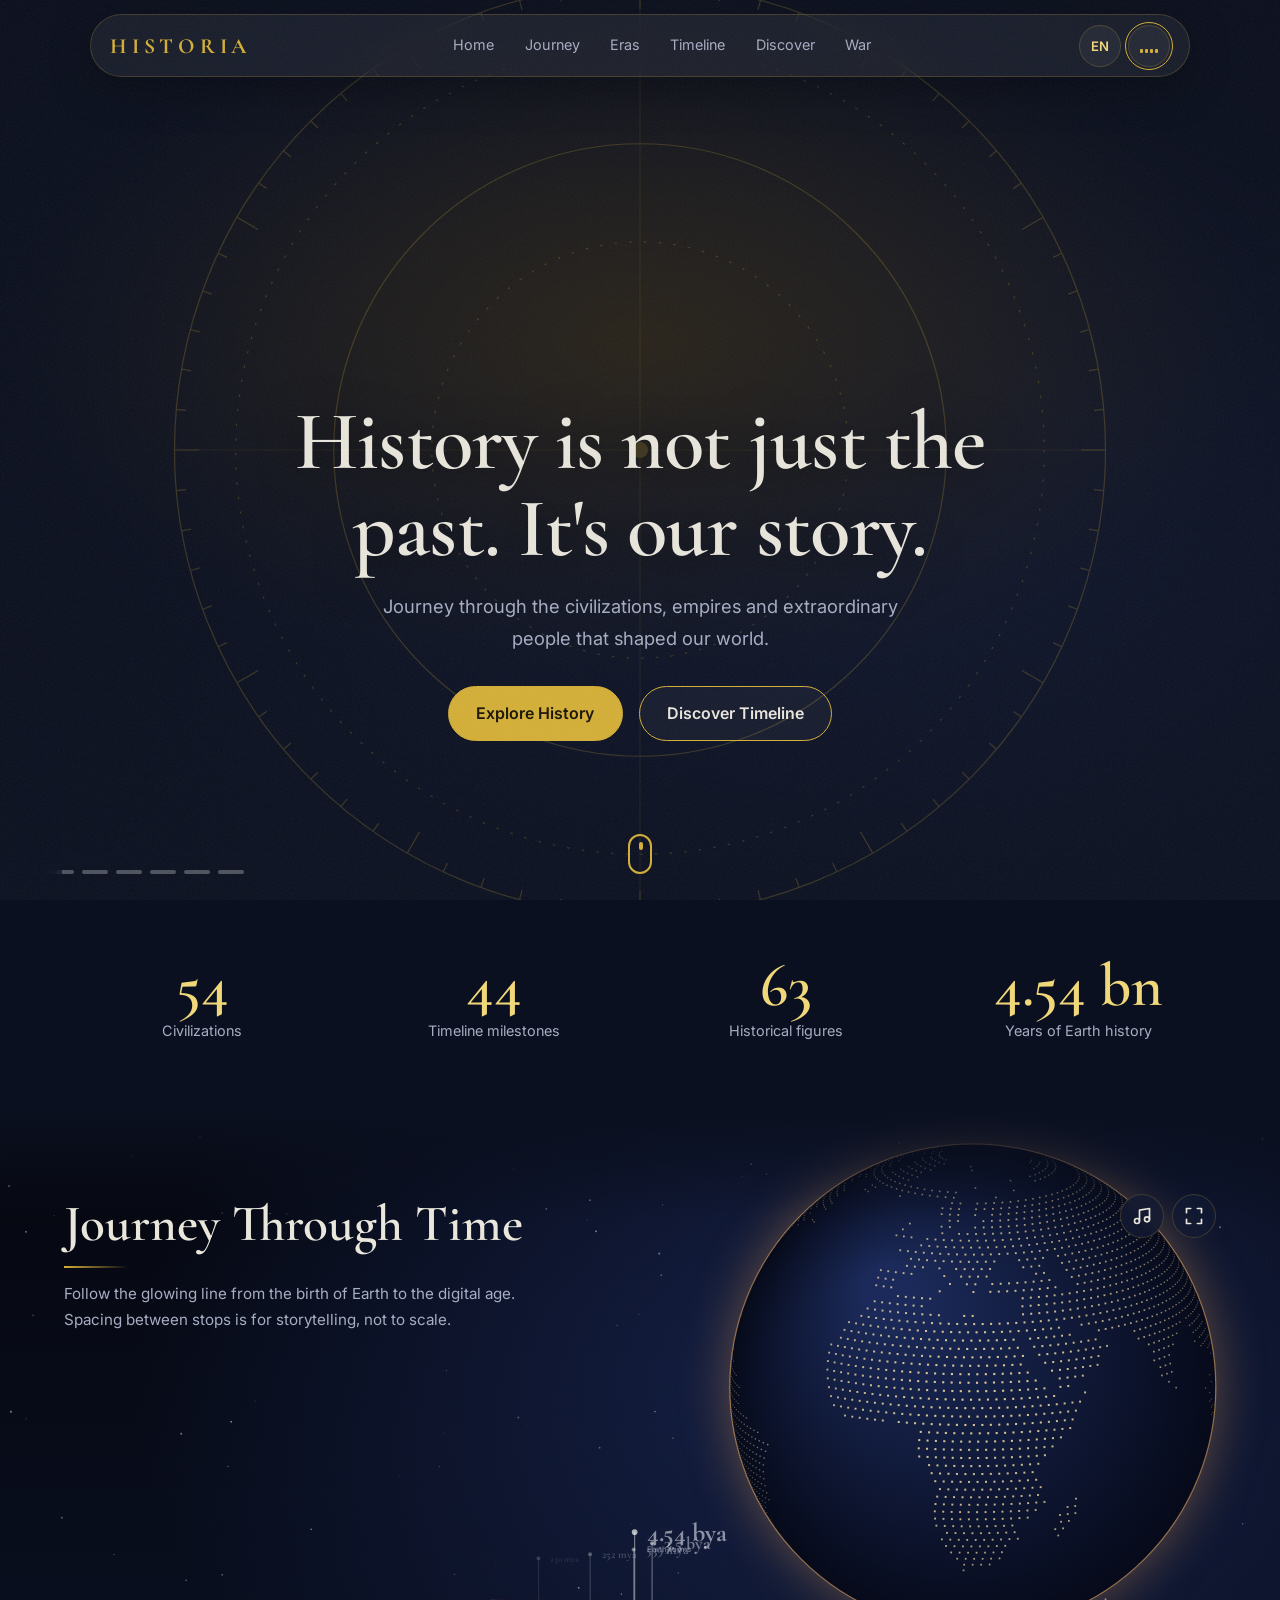
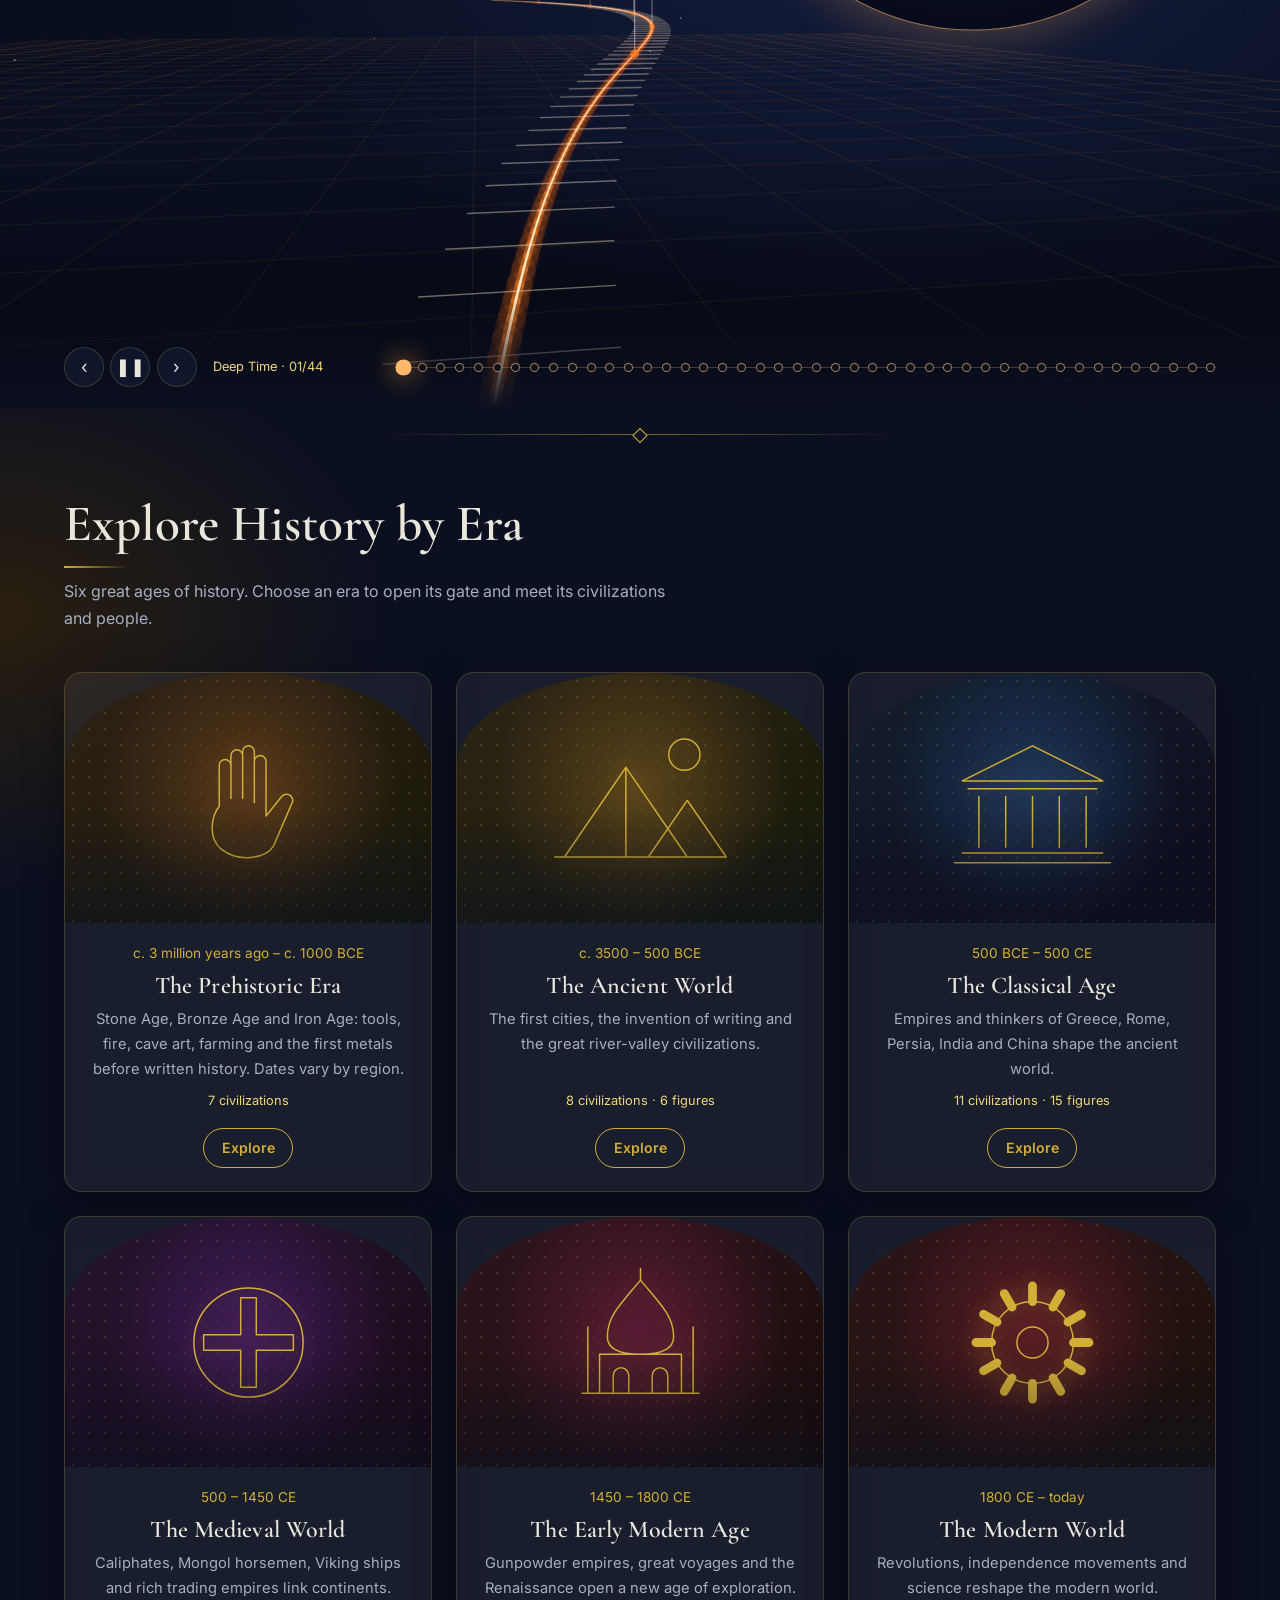
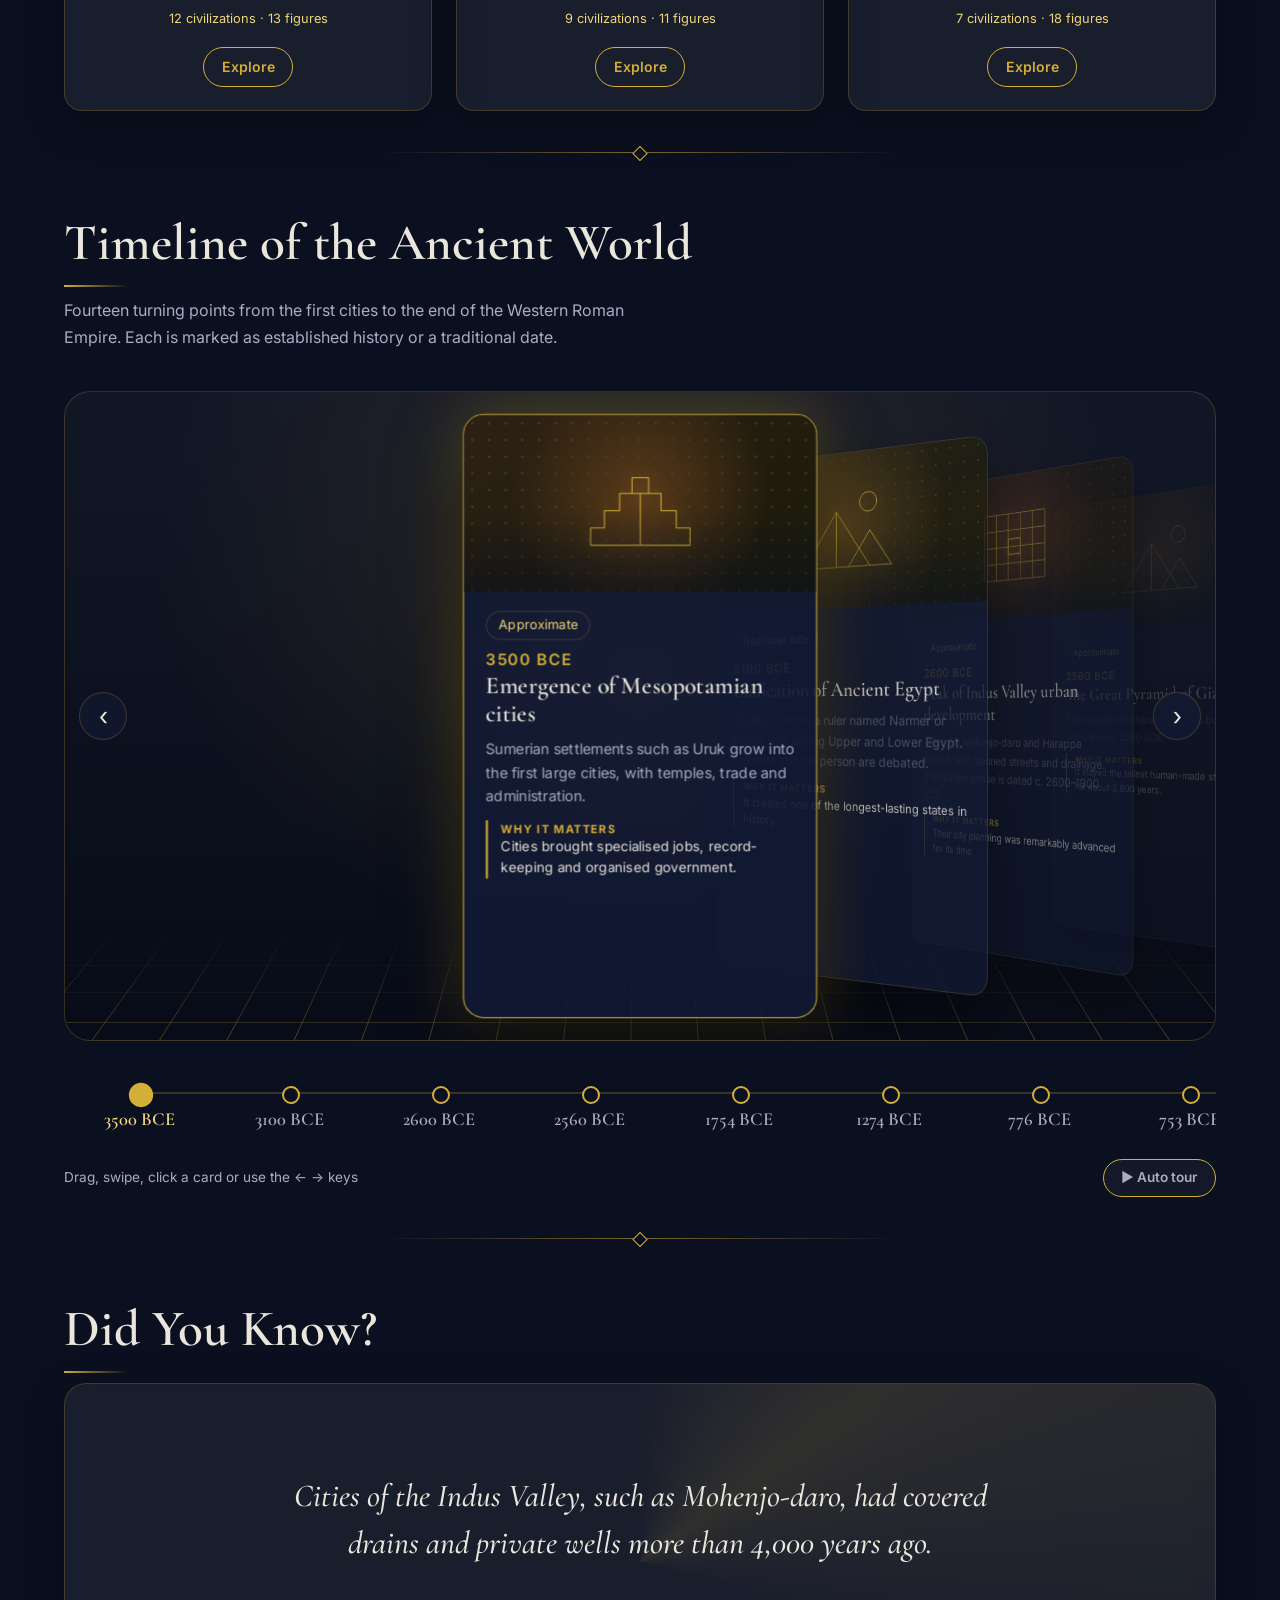
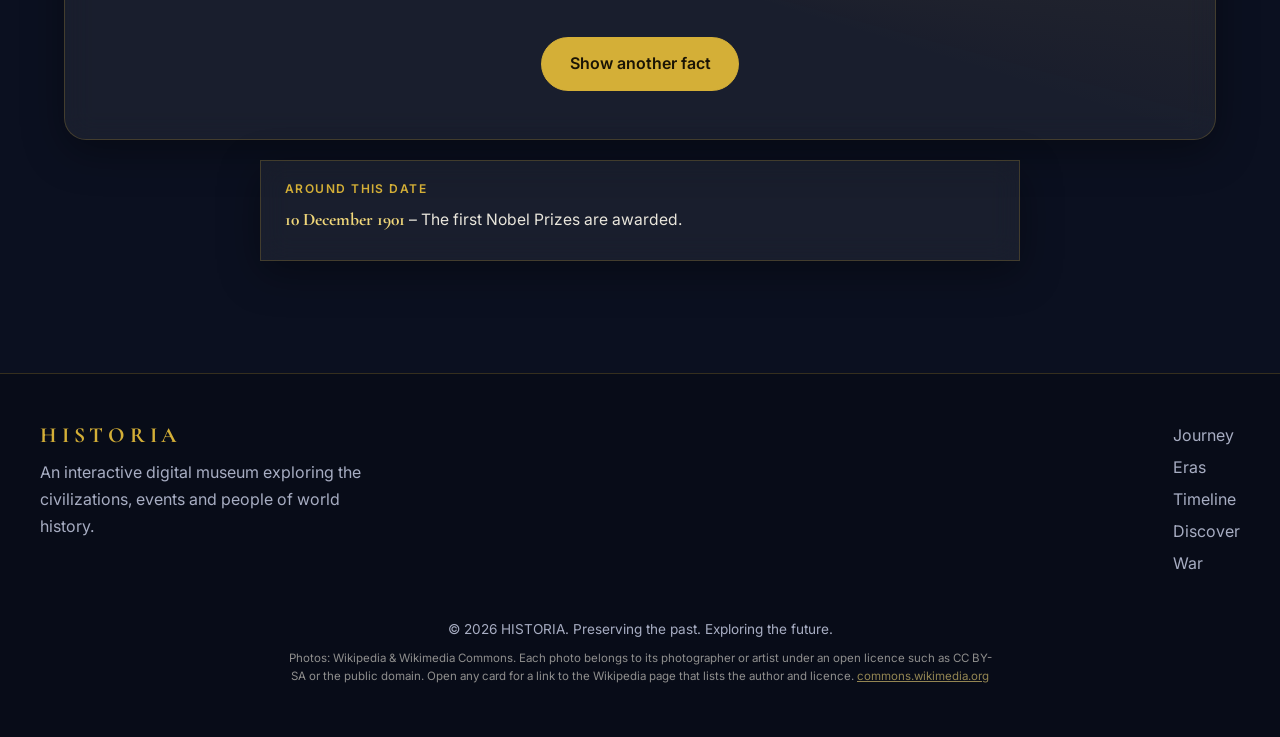
<file: index.html>
<!DOCTYPE html>
<html lang="en">
<head>
<meta charset="UTF-8">
<meta name="viewport" content="width=device-width, initial-scale=1, viewport-fit=cover">
<meta name="theme-color" content="#0b1020">
<title>HISTORIA — A Digital Museum of History</title>
<meta name="description" content="Journey through the civilizations, empires and people that shaped our world.">
<link rel="preconnect" href="https://fonts.googleapis.com">
<link rel="preconnect" href="https://fonts.gstatic.com" crossorigin>
<link href="https://fonts.googleapis.com/css2?family=Cormorant+Garamond:ital,wght@0,500;0,600;0,700;1,500&family=Inter:wght@400;500;600&family=Noto+Sans+Gujarati:wght@400;500;600&family=Noto+Serif+Gujarati:wght@500;600;700&display=swap" rel="stylesheet">
<link rel="stylesheet" href="core.css">
<link rel="stylesheet" href="polish.css">
<link rel="stylesheet" href="hero-globe.css">
<link rel="stylesheet" href="cinematic.css">
<link rel="stylesheet" href="audio-mobile.css">
<link rel="stylesheet" href="lang-eras.css">
<link rel="stylesheet" href="explore.css">
<link rel="stylesheet" href="smooth.css">
<link rel="stylesheet" href="design.css">
<link rel="stylesheet" href="extras.css">
</head>
<body>
<div class="bg-art" id="bgArt" aria-hidden="true"><i class="b b0"></i><i class="b b1"></i><i class="b b2"></i><i class="b b3"></i><i class="b b4"></i><div class="bg-grid"></div></div>
<div class="prog" id="prog"></div>

<!-- Floating navigation -->
<header class="nav glass" id="nav">
  <a href="#home" class="logo">HISTORIA</a>
  <button class="burger" id="burger" aria-label="Open menu" aria-expanded="false">☰</button>
  <nav class="links" id="links">
    <a href="#home">Home</a>
    <a href="#journey">Journey</a>
    <a href="#eras">Eras</a>
    <a href="#timeline">Timeline</a>
    <a href="#discover">Discover</a>
    <a href="war.html">War</a>
  </nav>
  <button class="music-btn lang-btn" id="langBtn" aria-label="Language" aria-expanded="false" aria-controls="lPanel"><span id="langCode">EN</span></button>
  <button class="music-btn nudge" id="musicBtn" aria-label="Soundtrack" aria-expanded="false" aria-controls="mPanel"><span class="eq" aria-hidden="true"><i></i><i></i><i></i><i></i></span></button>
</header>

<!-- Hero -->
<section class="hero" id="home">
  <div class="hs on" id="hsA"></div><div class="hs" id="hsB"></div><div class="hero-bg"></div>
  <svg class="rings" id="rings" viewBox="0 0 800 800" fill="none" stroke="currentColor" stroke-width="1" aria-hidden="true"></svg>
  <div class="particles" id="particles" aria-hidden="true"></div>
  <div class="hero-inner">
    <h1>History is not just the past. It's our story.</h1>
    <p>Journey through the civilizations, empires and extraordinary people that shaped our world.</p>
    <div class="btns">
      <a href="#eras" class="btn gold">Explore History</a>
      <a href="#journey" class="btn ghost">Discover Timeline</a>
    </div>
  </div>
  <a href="#eras" class="scroll" aria-label="Scroll down"><span></span></a>
  <div class="hero-meta"><span id="heroCap"></span><div id="heroDots"></div></div>
</section>

<main>
  <section class="stats sec" id="stats">
    <div class="stat rv"><b data-n="54">0</b><span>Civilizations</span></div>
    <div class="stat rv" style="--d:90ms"><b data-n="44">0</b><span>Timeline milestones</span></div>
    <div class="stat rv" style="--d:180ms"><b data-n="63">0</b><span>Historical figures</span></div>
    <div class="stat rv" style="--d:270ms"><b data-n="454" data-div="100" data-s=" bn">0</b><span>Years of Earth history</span></div>
  </section>
  <section id="journey" class="cine" aria-label="Cinematic timeline from the formation of Earth to the digital age">
    <canvas id="cineCv"></canvas>
    <div class="cine-tools">
      <button id="cMusic" aria-pressed="false" aria-label="Play music"></button>
      <button id="cFs" aria-pressed="false" aria-label="Enter full screen"></button>
    </div>
    <div class="fs-hint" id="fsHint" aria-hidden="true">Rotate your phone for a wider view</div>
    <div class="cine-head">
      <h2>Journey Through Time</h2>
      <p>Follow the glowing line from the birth of Earth to the digital age. Spacing between stops is for storytelling, not to scale.</p>
    </div>
    <article class="cine-card glass" id="cineCard" aria-live="polite">
      <div class="frame" id="cFrame"></div>
      <div class="c-body" id="cBody"></div>
    </article>
    <div class="cine-ui">
      <div class="ctl">
        <button id="cPrev" aria-label="Previous milestone">‹</button>
        <button id="cPlay" aria-label="Pause tour">❚❚</button>
        <button id="cNext" aria-label="Next milestone">›</button>
      </div>
      <span class="c-era" id="cEra"></span>
      <div class="scrub" id="cScrub"></div>
    </div>
  </section>

  <section id="eras" class="sec">
    <h2>Explore History by Era</h2>
    <p class="lead">Six great ages of history. Choose an era to open its gate and meet its civilizations and people.</p>
    <div class="grid era-grid" id="eraGrid"></div>
  </section>

  <section id="timeline" class="sec">
    <h2>Timeline of the Ancient World</h2>
    <p class="lead">Fourteen turning points from the first cities to the end of the Western Roman Empire. Each is marked as established history or a traditional date.</p>
    <div class="tl-scene" id="tlScene" tabindex="0" aria-label="3D timeline of fourteen milestones. Use the left and right arrow keys.">
      <div class="floor" id="floor"></div><div class="tl-glow"></div>
      <div class="tl-stage" id="tlStage"></div>
      <button class="arr prev" id="tlPrev" aria-label="Previous milestone">‹</button>
      <button class="arr next" id="tlNext" aria-label="Next milestone">›</button>
    </div>
    <div class="rail" id="rail"></div>
    <div class="tl-ctl"><span>Drag, swipe, click a card or use the ← → keys</span><button class="btn ghost" id="tlPlay">▶ Auto tour</button></div>
  </section>


  <section id="discover" class="sec">
    <h2>Did You Know?</h2>
    <div class="fact glass">
      <p id="factText" aria-live="polite"></p>
      <button class="btn gold" id="factBtn">Show another fact</button>
    </div>
  </section>
</main>

<footer>
  <div class="foot">
    <div>
      <a href="#home" class="logo">HISTORIA</a>
      <p>An interactive digital museum exploring the civilizations, events and people of world history.</p>
    </div>
    <nav>
      <a href="#journey">Journey</a>
      <a href="#eras">Eras</a>
      <a href="#timeline">Timeline</a>
      <a href="#discover">Discover</a>
      <a href="war.html">War</a>
    </nav>
  </div>
  <p class="copy">© 2026 HISTORIA. Preserving the past. Exploring the future.</p>
</footer>

<button class="top glass" id="top" aria-label="Back to top">↑</button>

<section class="mpanel glass" id="mPanel" aria-label="Soundtrack" aria-hidden="true">
  <div class="mp-head"><b>Soundtrack</b><button class="mp-x" id="mpClose" aria-label="Close soundtrack panel">✕</button></div>
  <div class="mp-list" id="mpList"></div>
  <div class="mp-ctl">
    <button class="mp-play" id="mpPlay" aria-label="Play music">▶</button>
    <label class="mp-vol"><span>Volume</span><input type="range" id="mpVol" min="0" max="100" value="60"></label>
  </div>
  <p class="mp-note">Original orchestral pieces composed live in your browser. Turn off silent mode on iPhone to hear them.</p>
</section>

<section class="mpanel glass" id="lPanel" aria-label="Language" aria-hidden="true">
  <div class="mp-head"><b>Language</b><button class="mp-x" id="lClose" aria-label="Close language panel">✕</button></div>
  <div class="mp-list" id="lList"></div>
</section>

<!-- An era opens as its own page behind the gate -->
<div class="era" id="era" role="dialog" aria-modal="true" aria-hidden="true" aria-label="Historical era">
  <div class="era-top"><button class="era-back" id="eraBack">← <span id="eraBackT">All eras</span></button></div>
  <div class="era-inner">
    <header class="era-head" id="eraHead"></header>
    <section class="era-sec"><h3 id="eraCivT">Civilizations</h3><div class="grid" id="civGrid"></div></section>
    <section class="era-sec"><h3 id="eraFigT">Historical Figures</h3><div class="grid" id="figGrid"></div></section>
  </div>
</div>

<!-- The gate that opens when you enter the Journey or an era -->
<div class="gate" id="gate" aria-hidden="true">
  <div class="gate-glow"></div>
  <div class="door l"></div><div class="door r"></div>
  <div class="gate-title"><small id="gSub">Entering</small><b id="gName"></b></div>
</div>

<!-- Modal (filled by script.js) -->
<div class="modal" id="modal" role="dialog" aria-modal="true" aria-hidden="true">
  <canvas class="globe" id="globe" aria-hidden="true"></canvas>
  <div class="modal-box glass">
    <button class="close" id="close" aria-label="Close">✕</button>
    <div class="modal-img" id="mImg"></div>
    <div class="modal-body" id="mBody"></div>
  </div>
</div>
<script defer src="01-art.js"></script>
<script defer src="02-data.js"></script>
<script defer src="03-translations.js"></script>
<script defer src="04-lang-core.js"></script>
<script defer src="05-eras-data.js"></script>
<script defer src="05b-more-data.js"></script>
<script defer src="06-cards.js"></script>
<script defer src="07-globe-data.js"></script>
<script defer src="08-globe-modal.js"></script>
<script defer src="09-timeline3d.js"></script>
<script defer src="10-page-ui.js"></script>
<script defer src="11-cinematic-data.js"></script>
<script defer src="12-cinematic.js"></script>
<script defer src="13-music.js"></script>
<script defer src="14-lang-ui.js"></script>
<script defer src="15-autoplay.js"></script>
<script defer src="16-eras.js"></script>
<script defer src="17-explore.js"></script>
<script defer src="18-design.js"></script>
<script defer src="19-extras.js"></script>
</body>
</html>
</file>
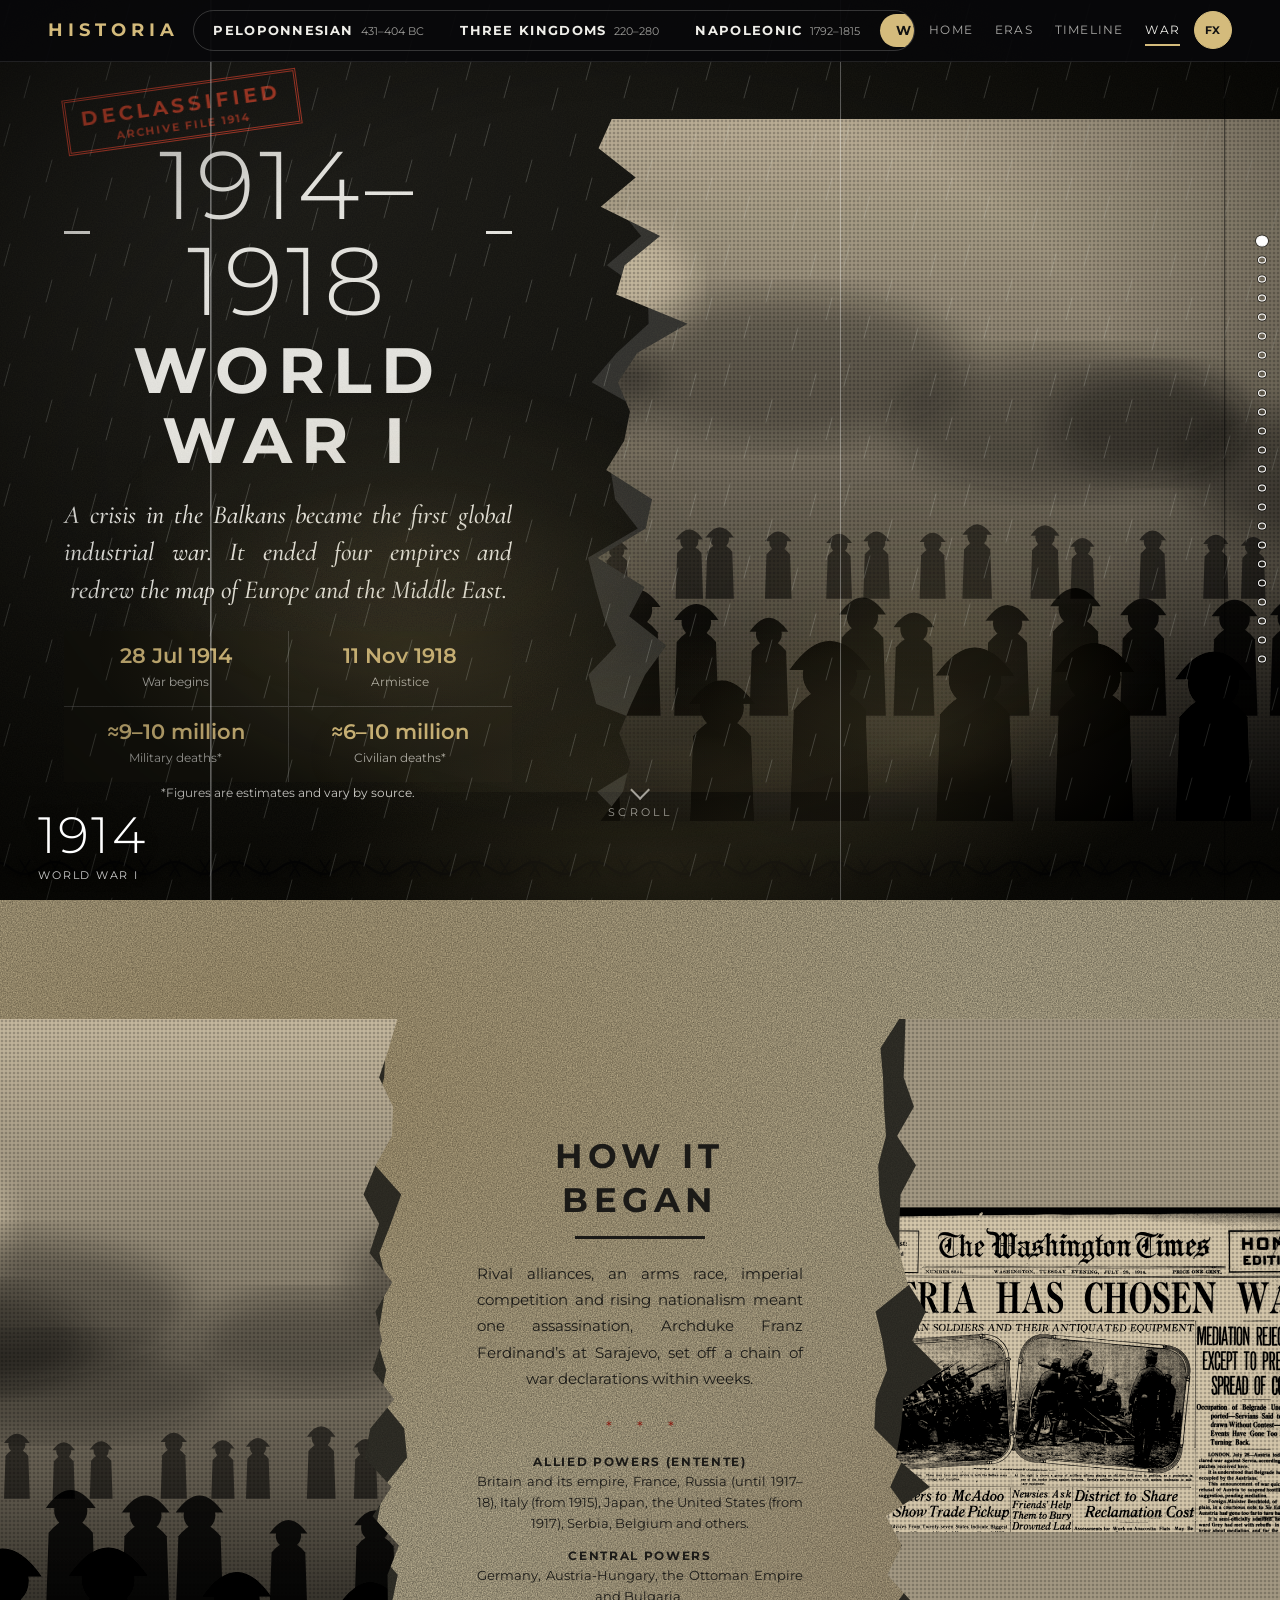
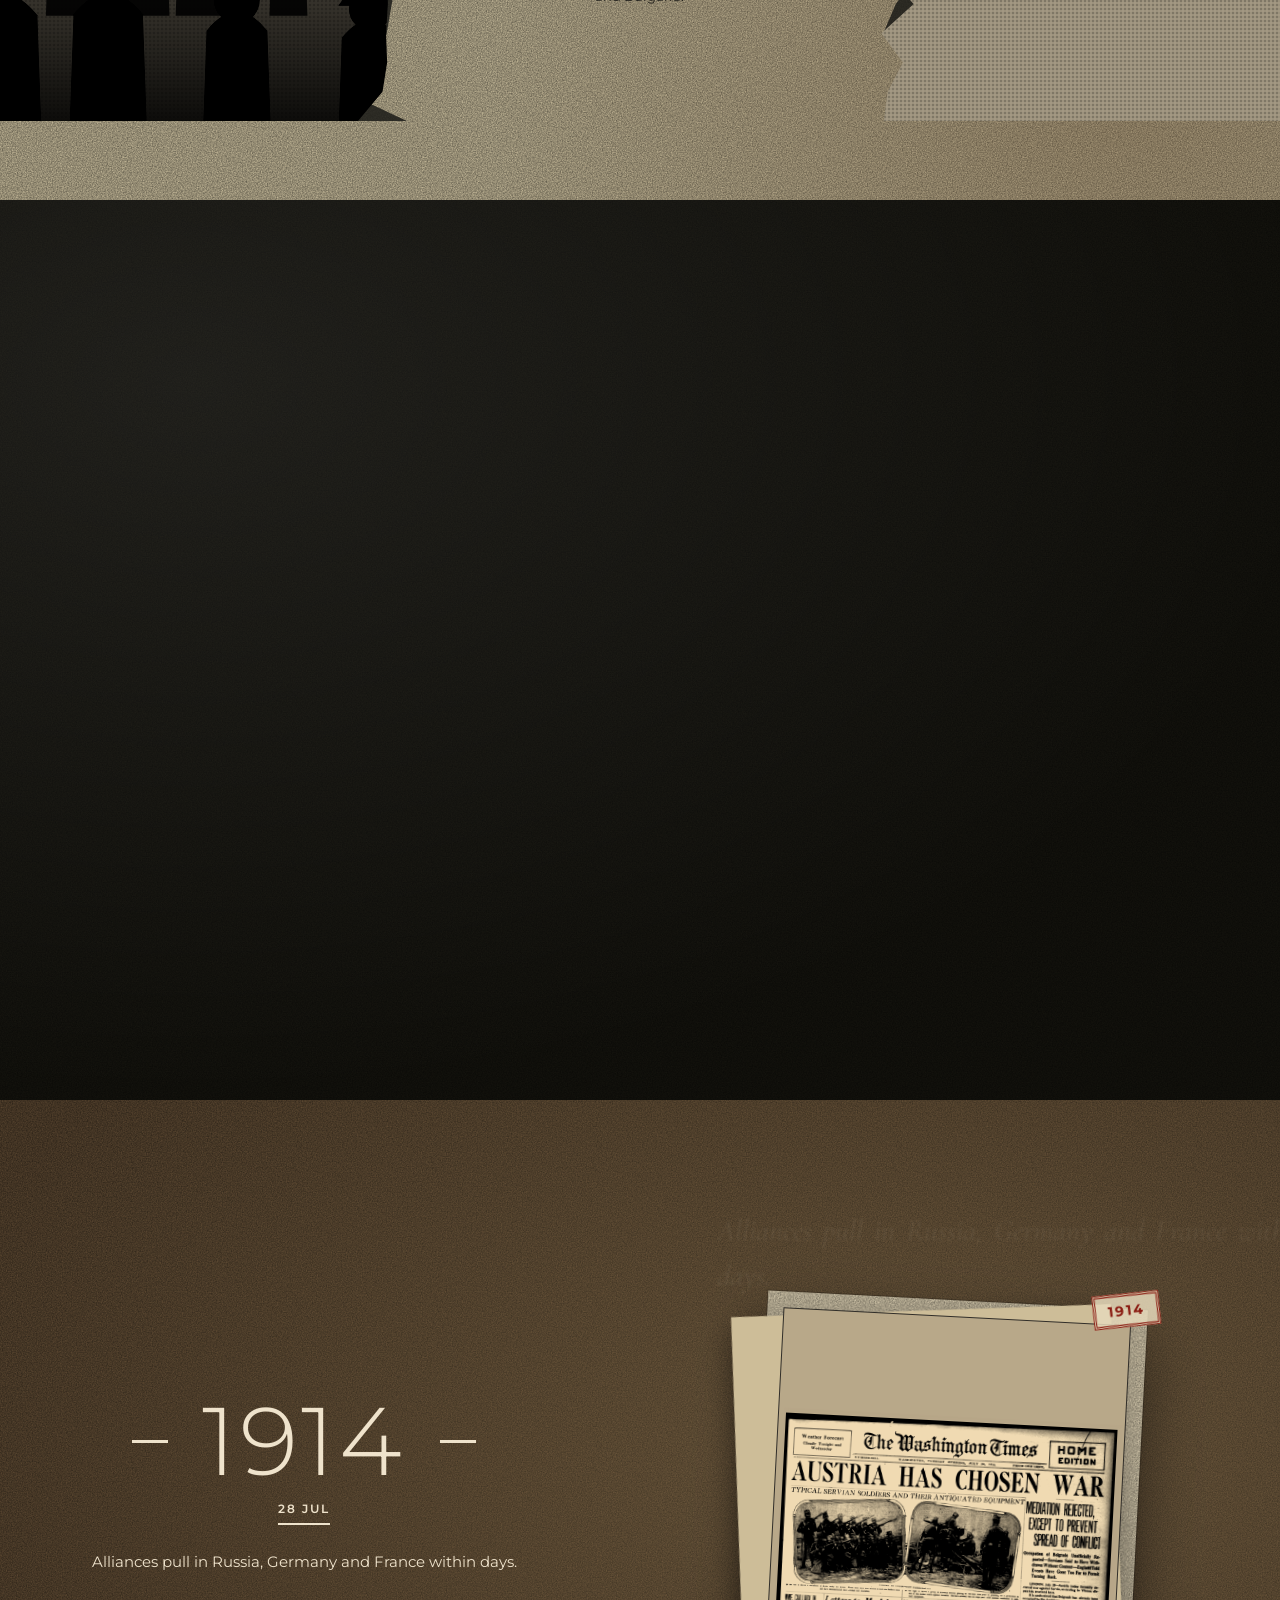
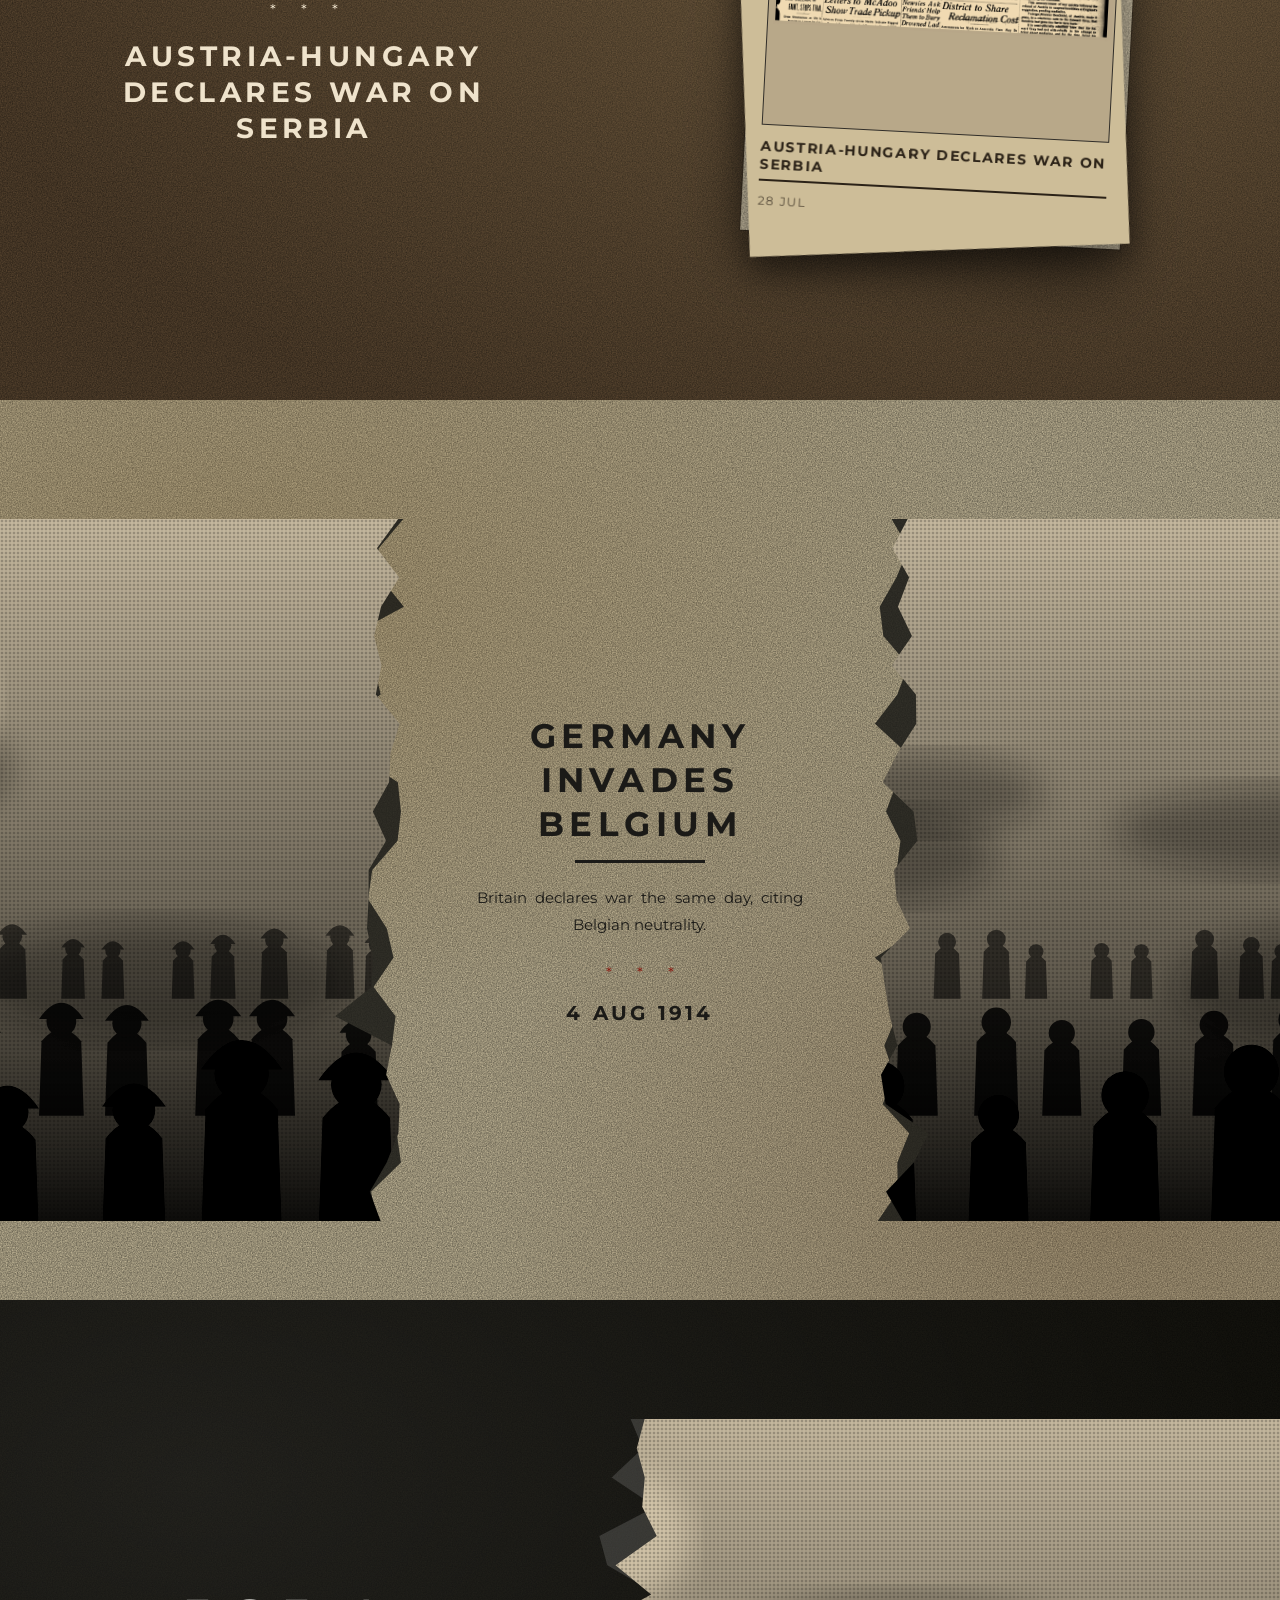
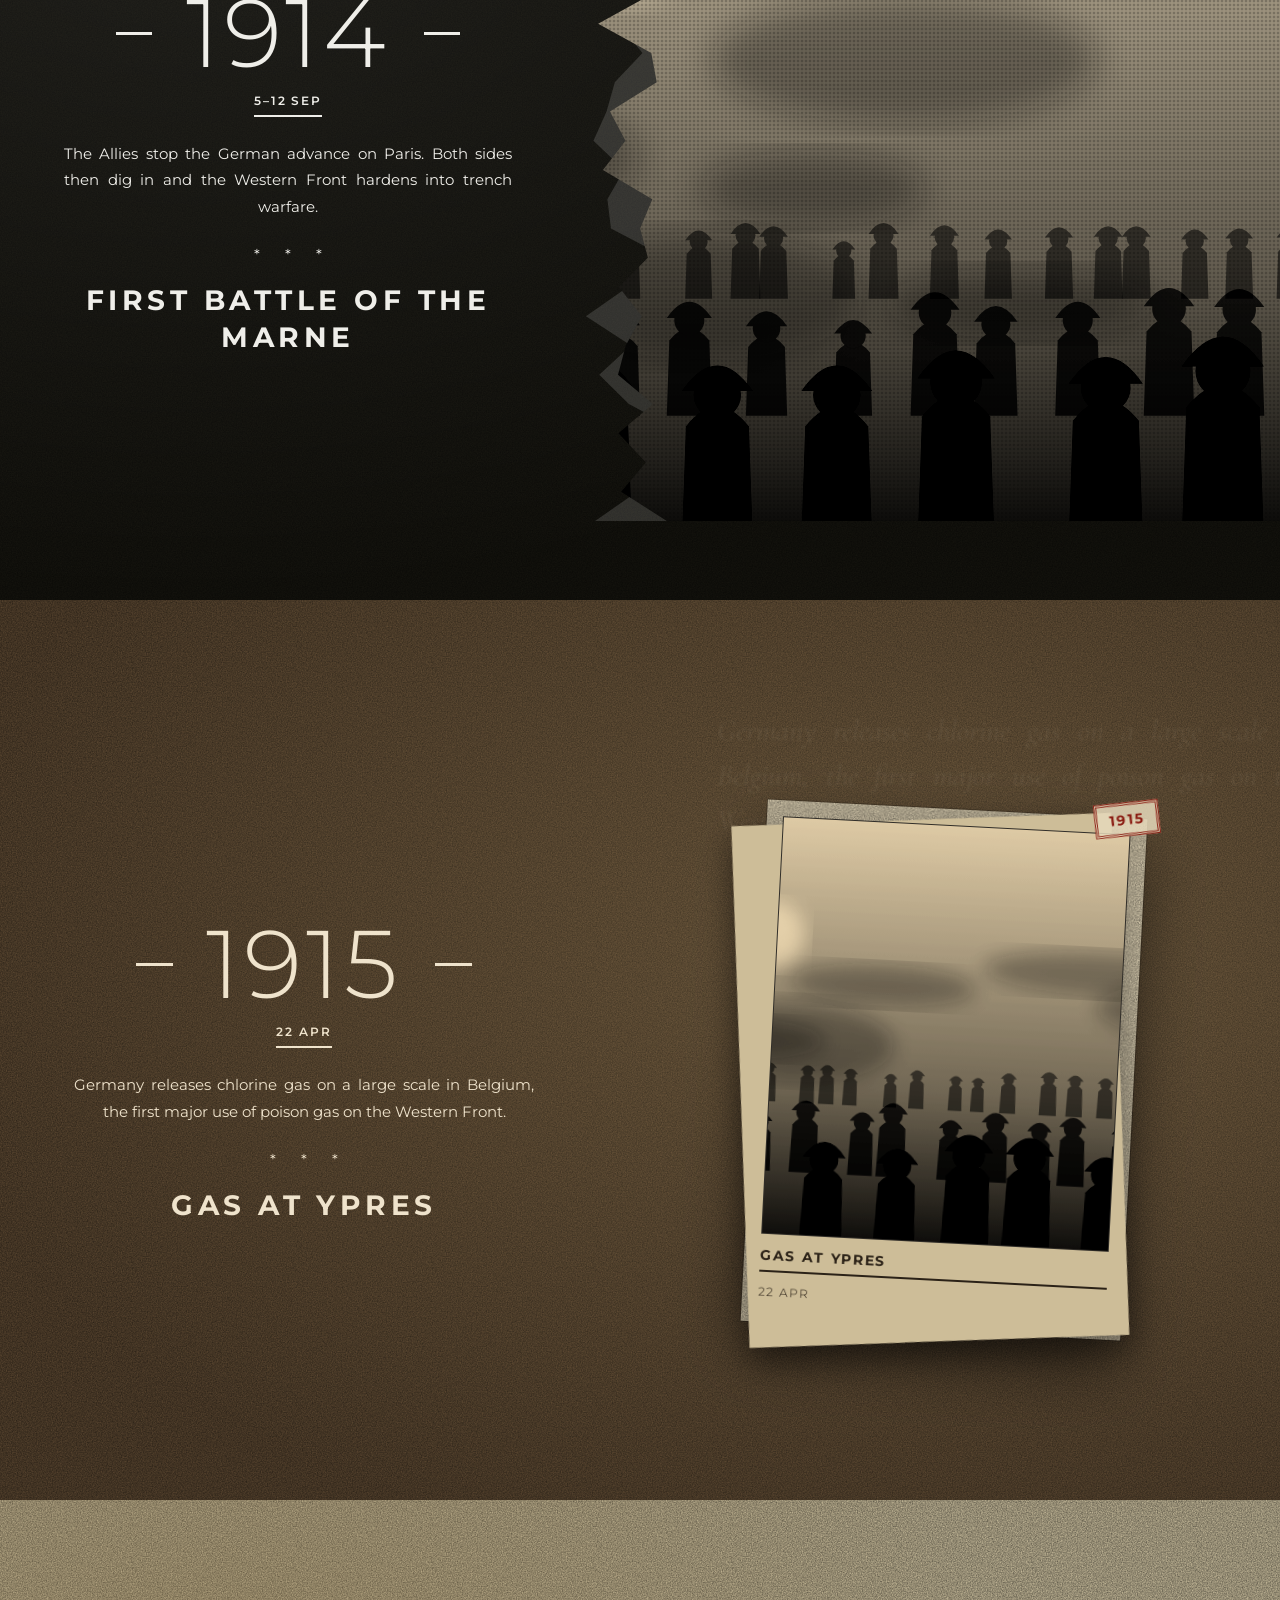
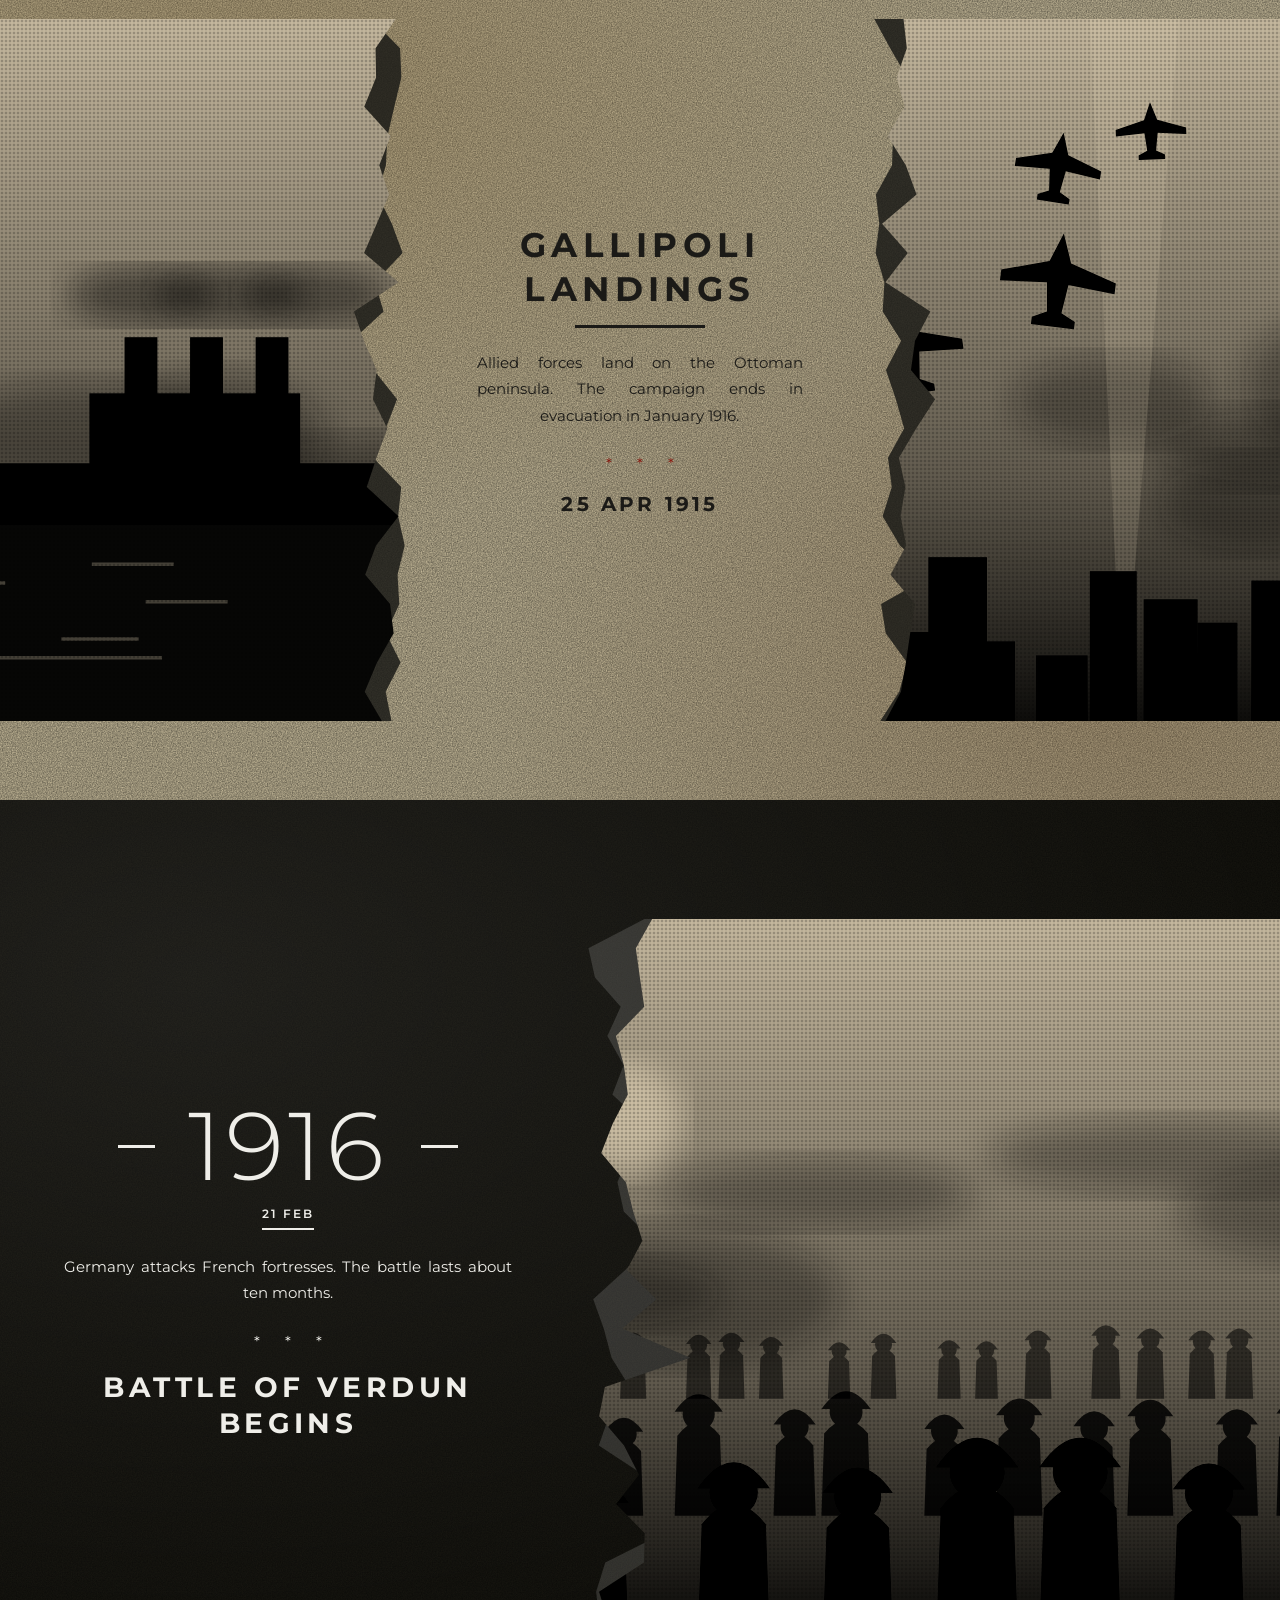
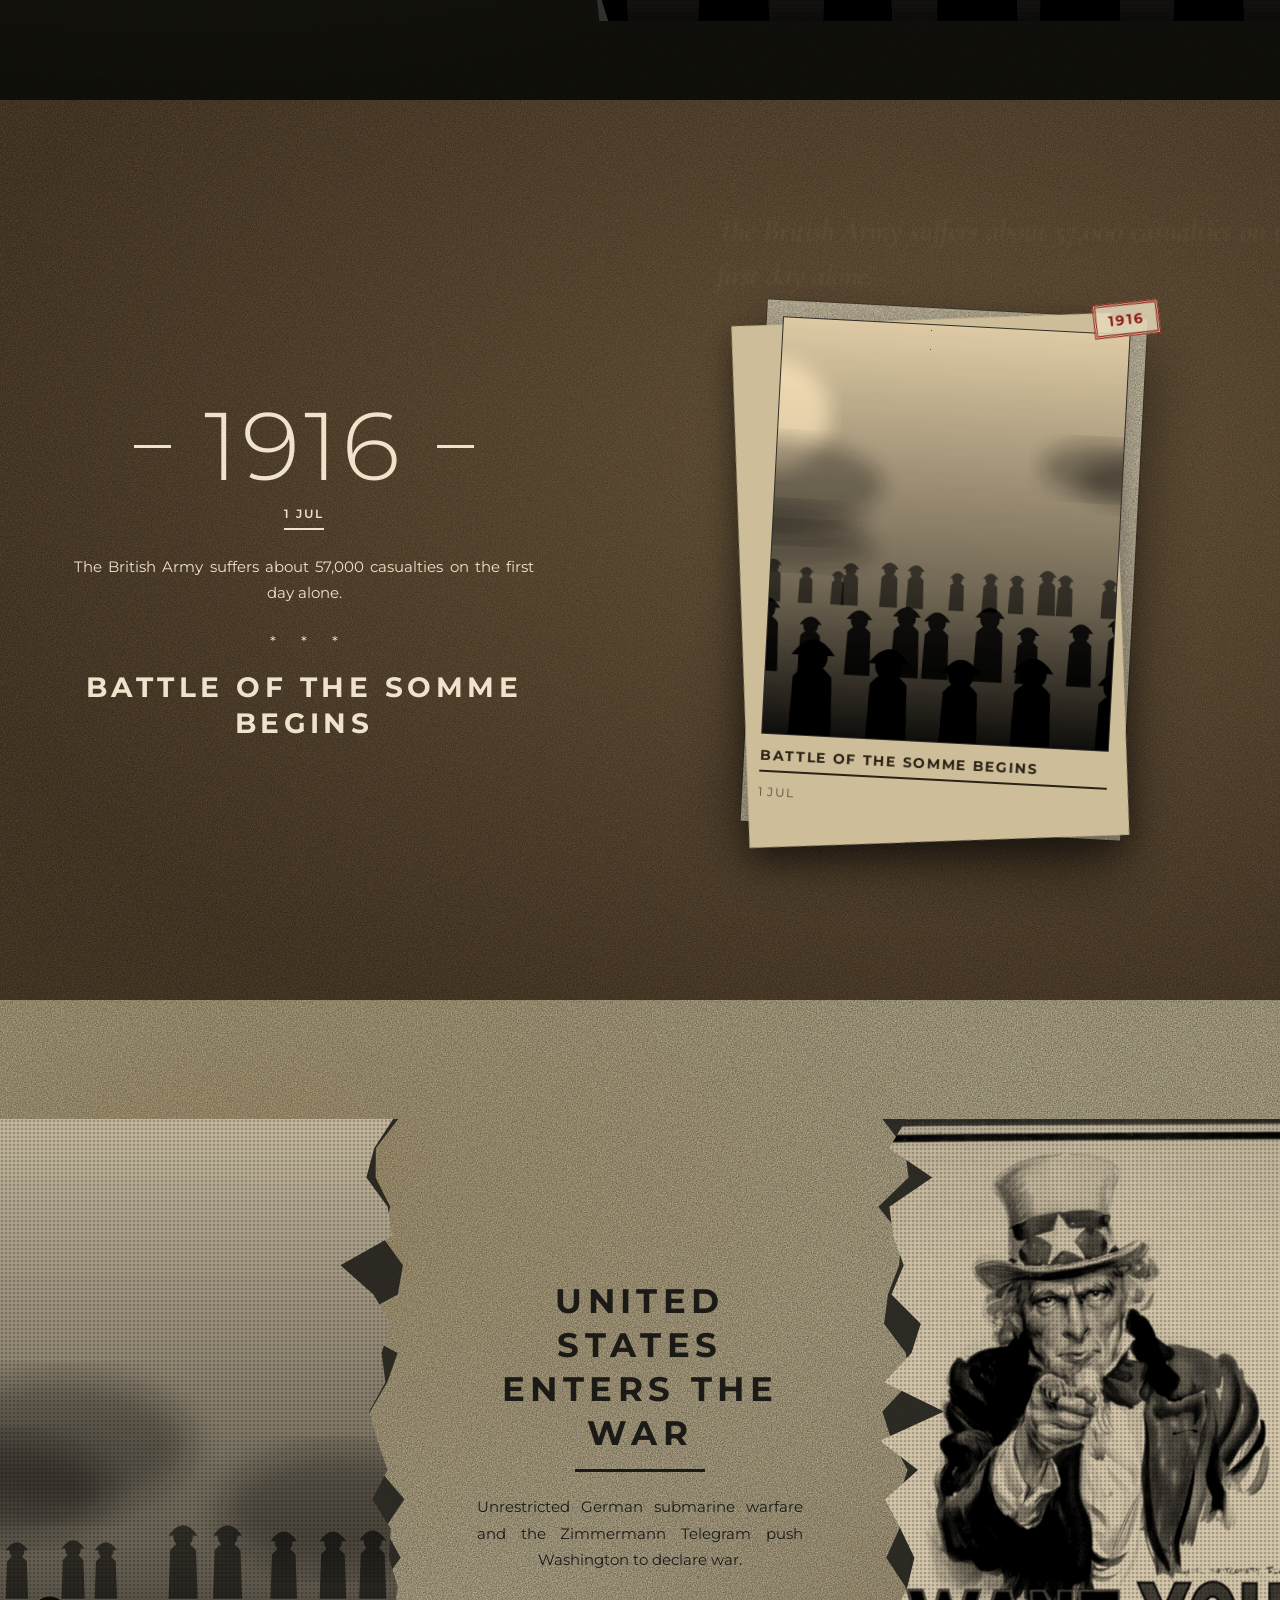
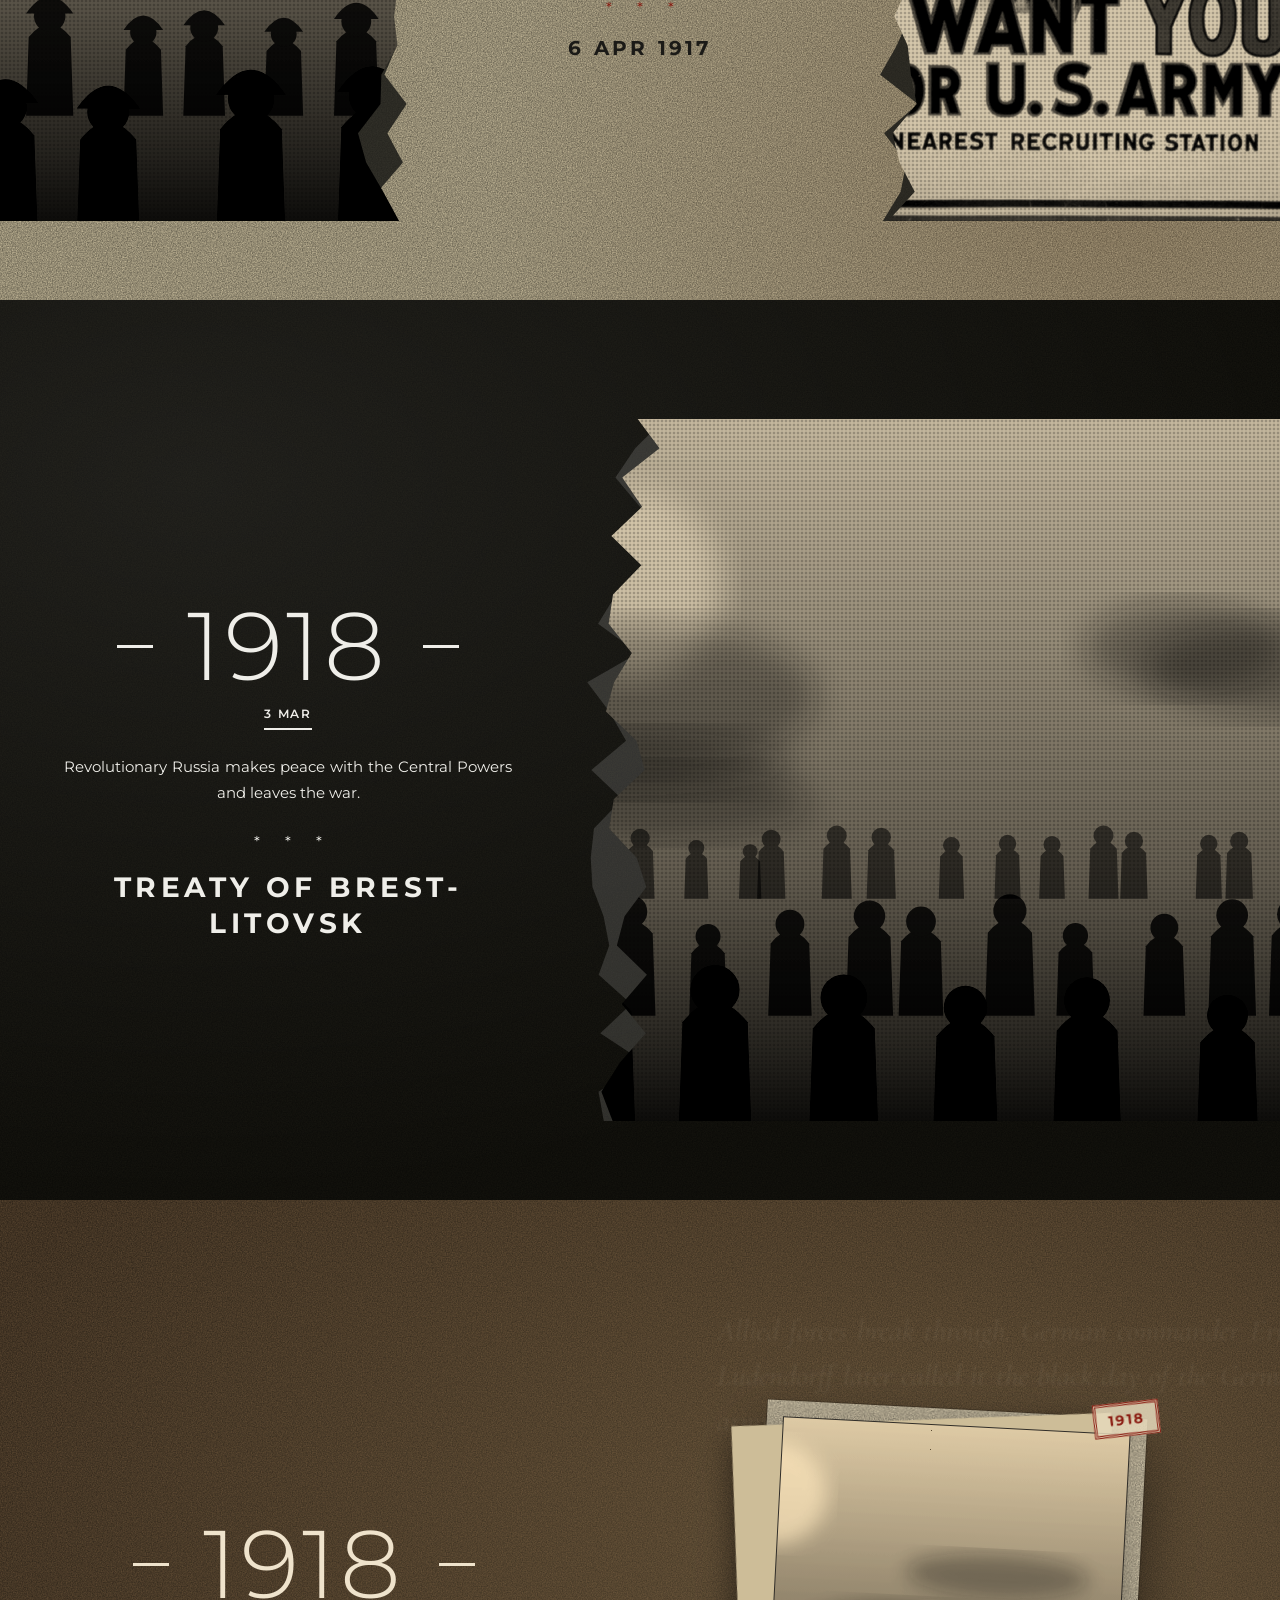
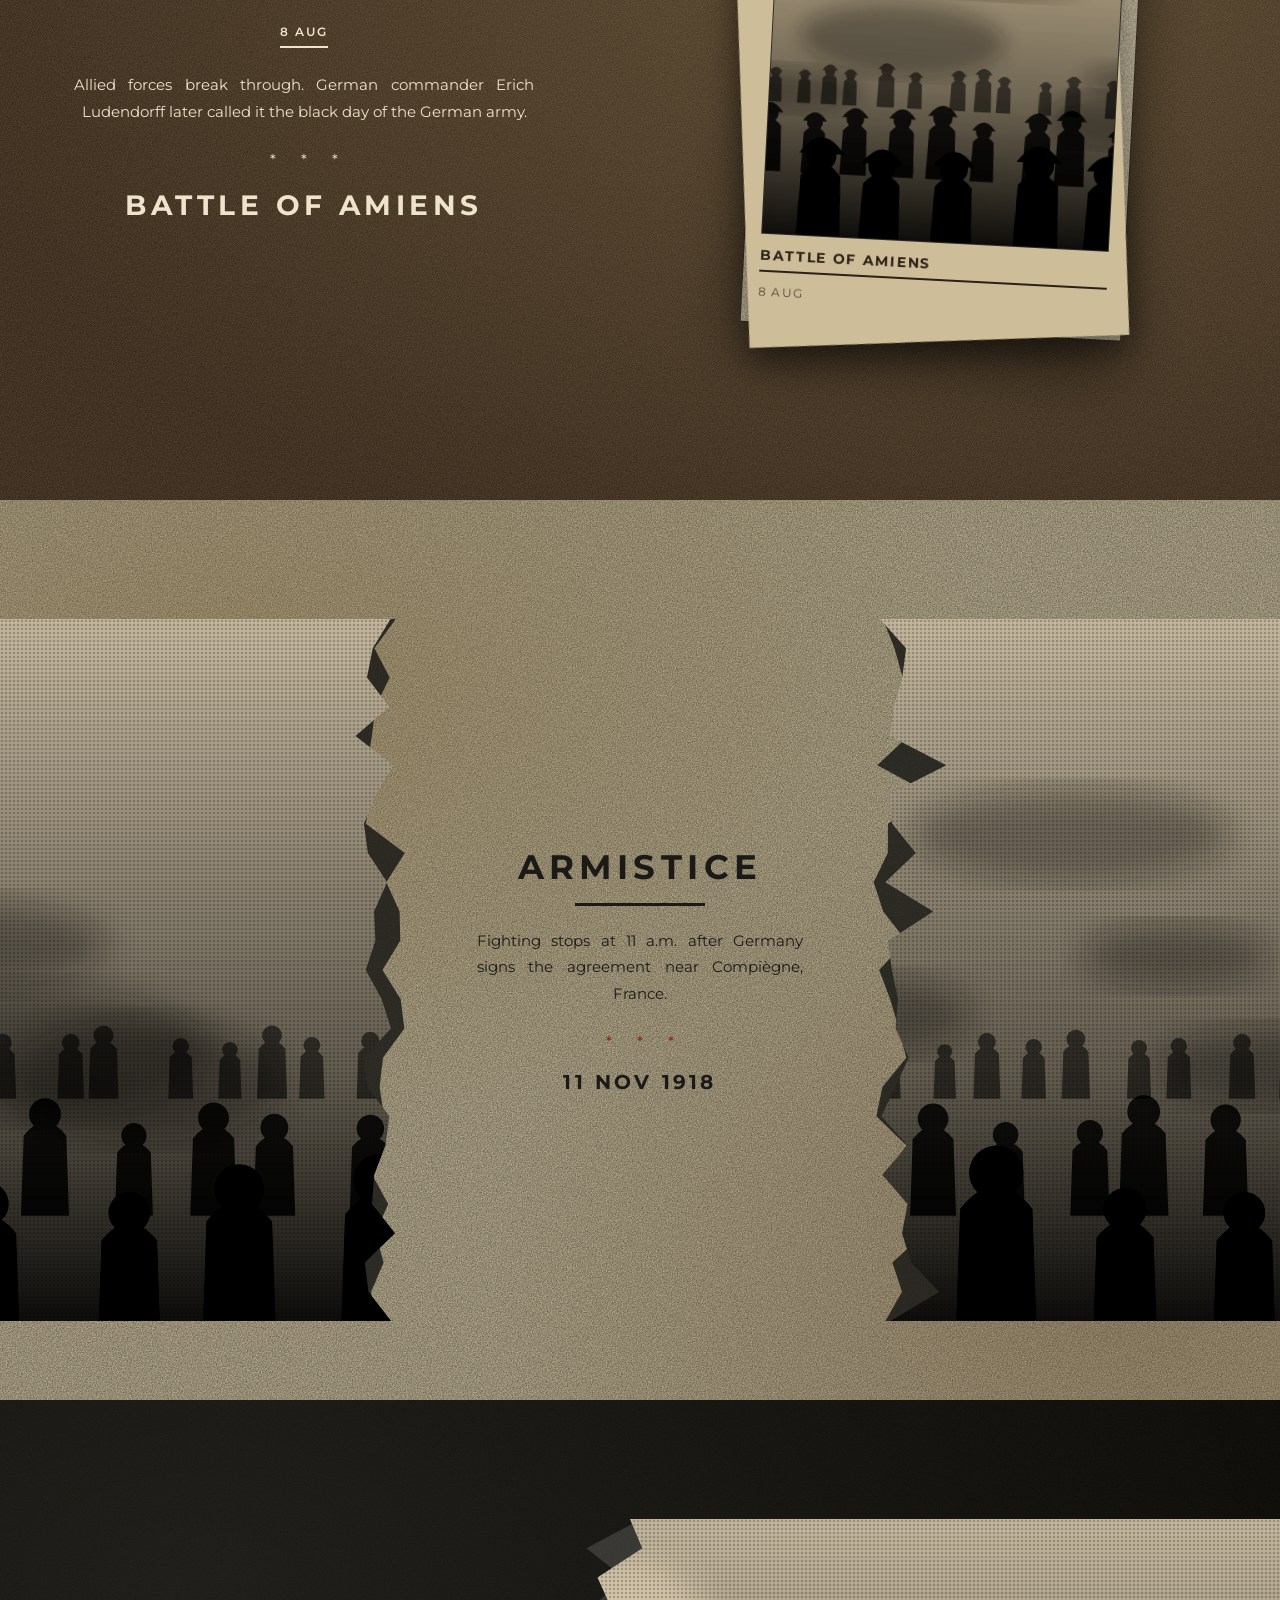
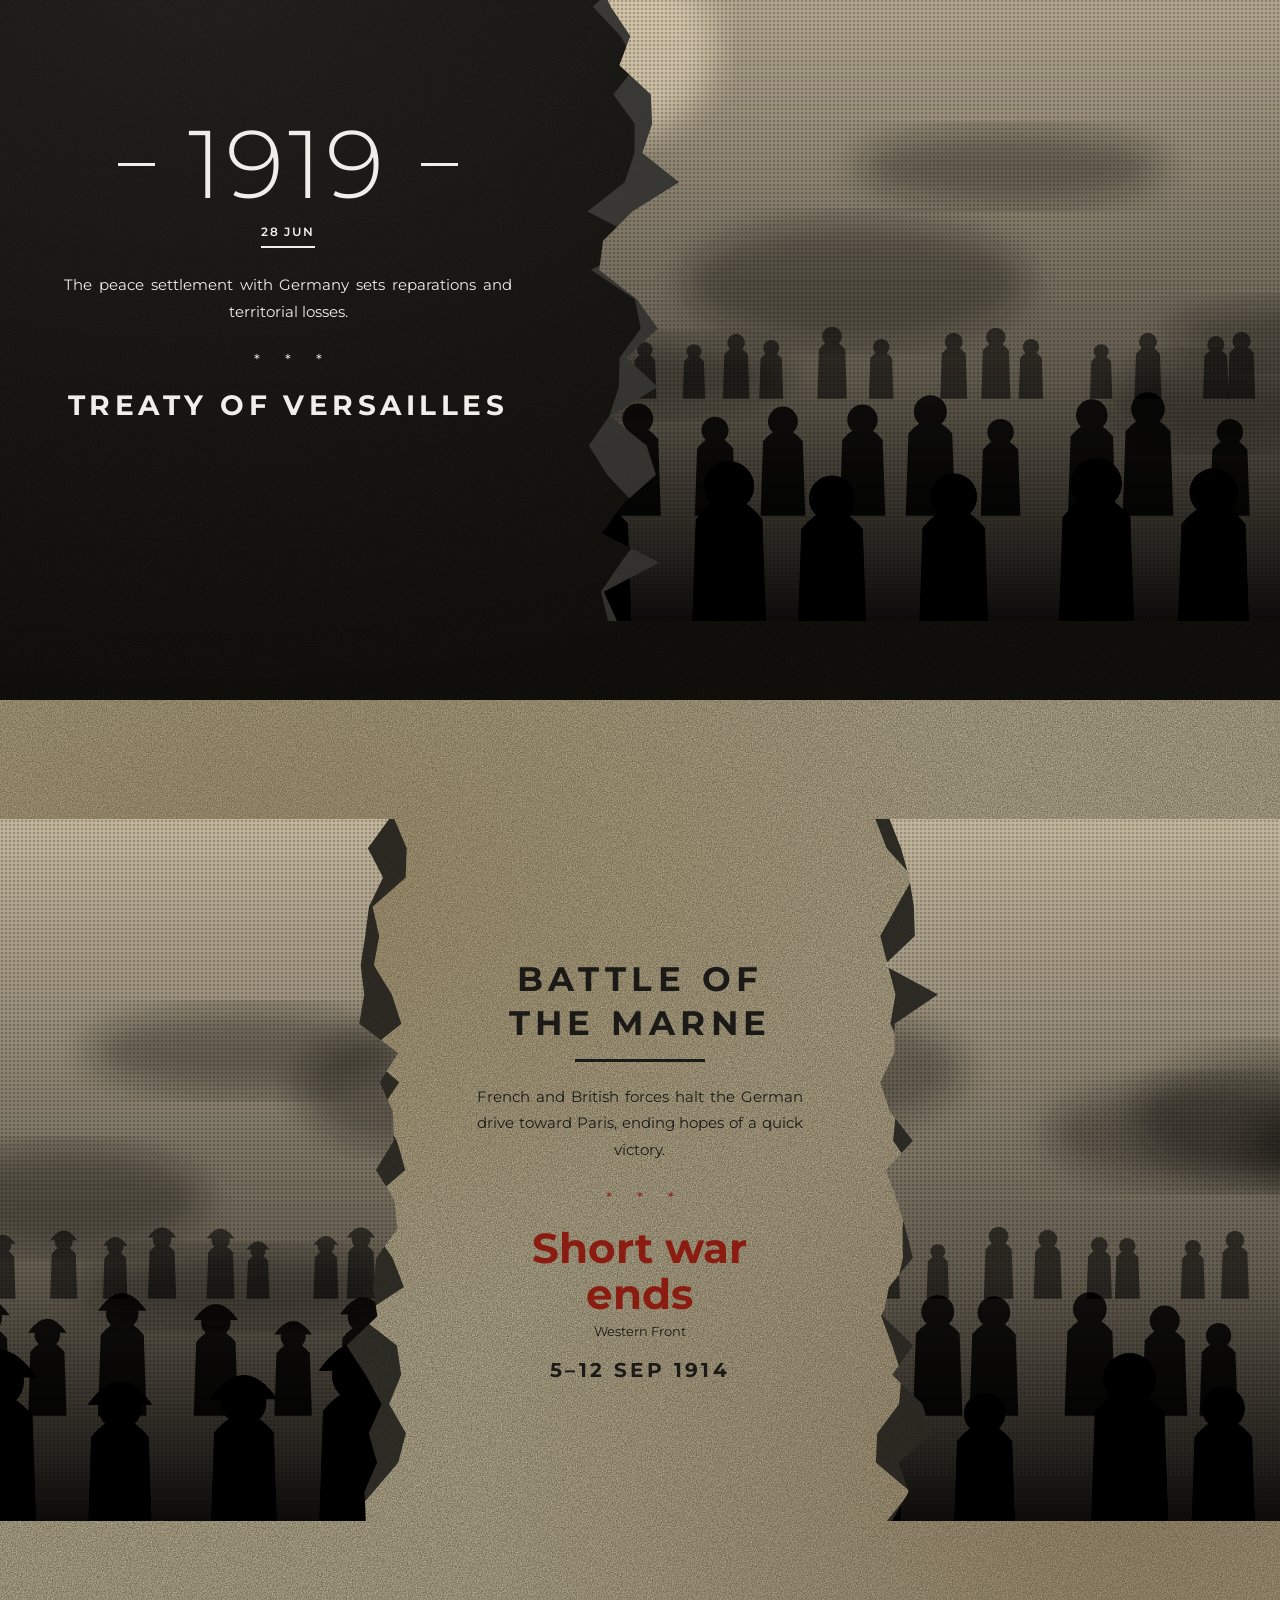
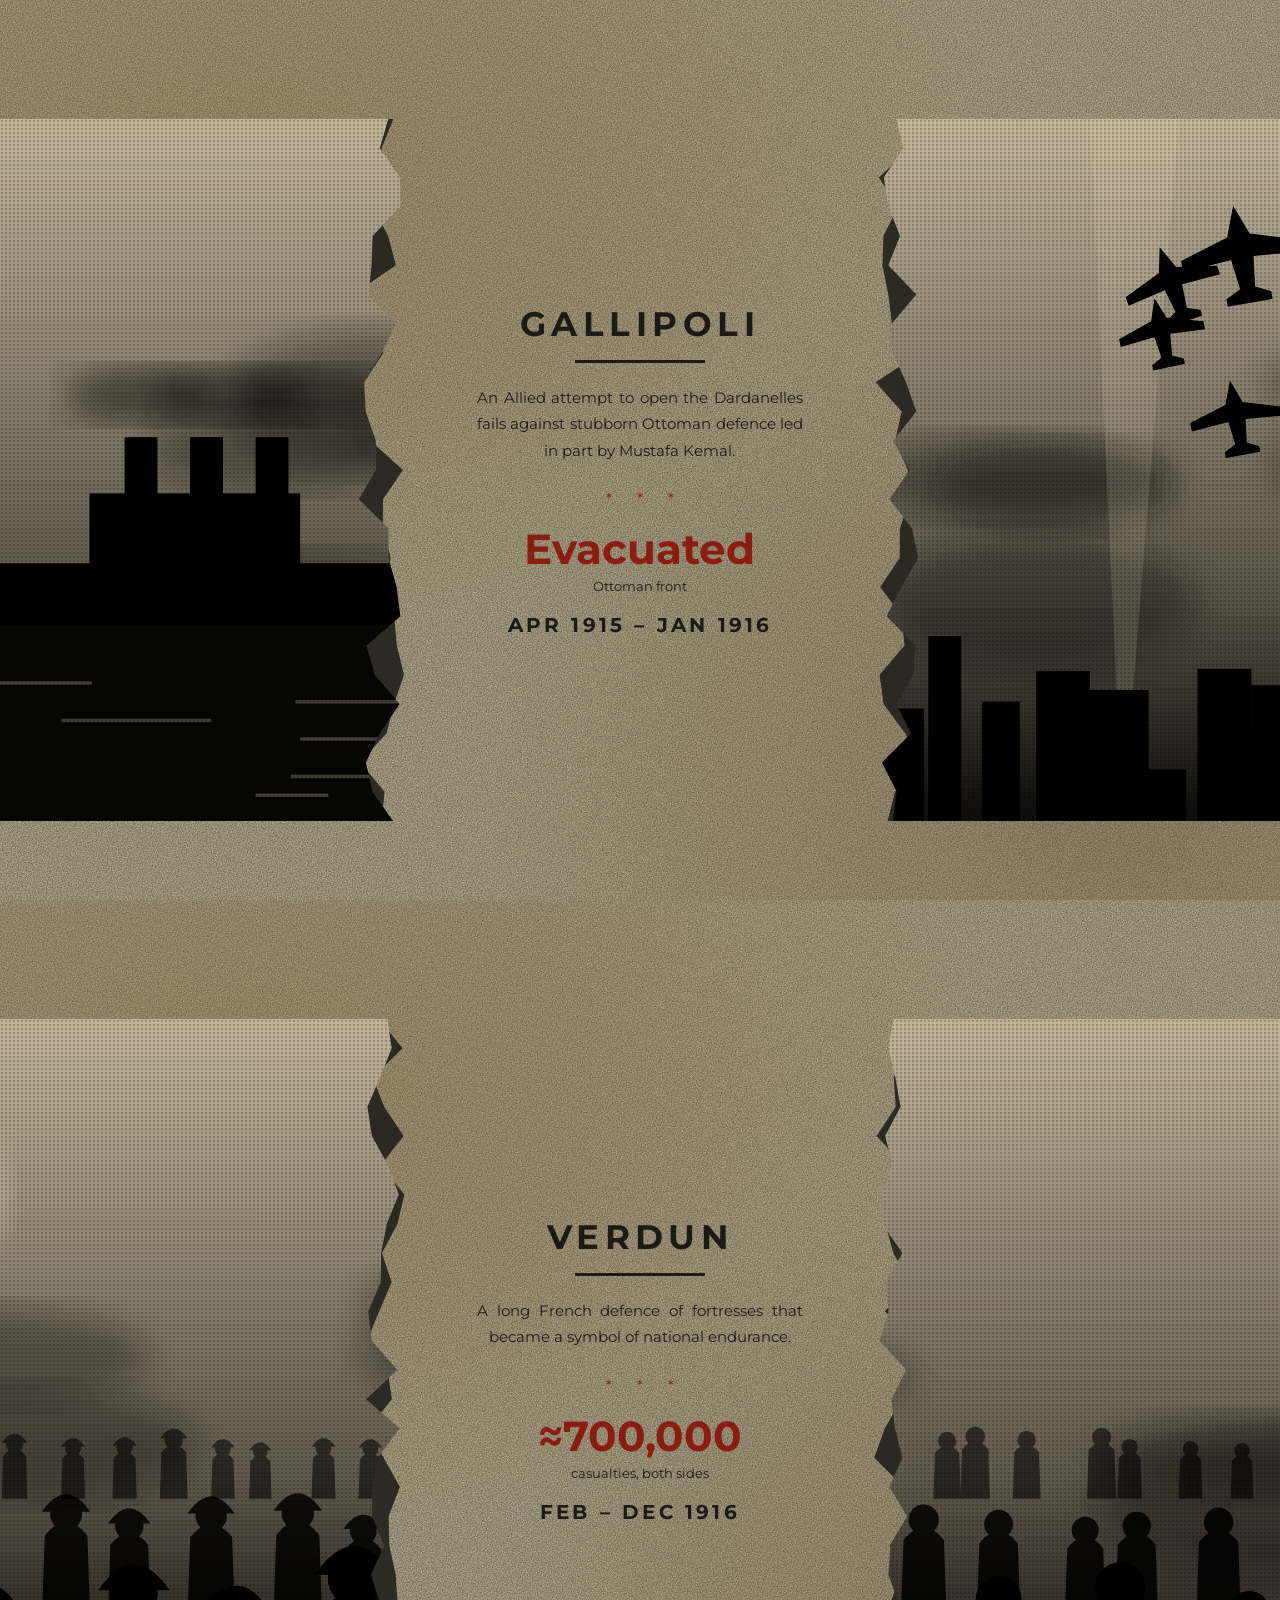
<file: war.html>
<!DOCTYPE html>
<html lang="en">
<head>
<meta charset="UTF-8">
<meta name="viewport" content="width=device-width, initial-scale=1, viewport-fit=cover">
<meta name="theme-color" content="#15140e">
<title>War — HISTORIA</title>
<meta name="description" content="The Peloponnesian War, the Three Kingdoms, the Napoleonic Wars, the World Wars and the Cold War as an archive documentary: timelines, battles, leaders and aftermath.">
<link rel="preconnect" href="https://fonts.googleapis.com">
<link rel="preconnect" href="https://fonts.gstatic.com" crossorigin>
<link href="https://fonts.googleapis.com/css2?family=Montserrat:wght@300;400;500;600;700&display=swap" rel="stylesheet">
<link rel="stylesheet" href="war.css">
<link rel="stylesheet" href="war-fx.css">
<link rel="stylesheet" href="war-map.css">
<link rel="stylesheet" href="war-story.css">
<link href="https://fonts.googleapis.com/css2?family=Oswald:wght@400;500;600;700&family=Share+Tech+Mono&display=swap" rel="stylesheet">
<link rel="stylesheet" href="war-cold.css">
<link href="https://fonts.googleapis.com/css2?family=Bodoni+Moda:ital,wght@0,500;0,700;1,500&family=IM+Fell+English:ital@0;1&family=IM+Fell+English+SC&family=Libre+Baskerville:ital,wght@0,400;0,700;1,400&display=swap" rel="stylesheet">
<link rel="stylesheet" href="war-nap.css">
<link href="https://fonts.googleapis.com/css2?family=Noto+Serif+SC:wght@400;600;700&family=Cormorant+Garamond:ital,wght@0,500;0,600;0,700;1,500;1,600&family=Lora:ital,wght@0,400;0,500;1,400&family=IBM+Plex+Mono:wght@400;500&display=swap" rel="stylesheet">
<link rel="stylesheet" href="war-tk.css">
<link href="https://fonts.googleapis.com/css2?family=Cinzel:wght@400;500;600;700&display=swap" rel="stylesheet">
<link rel="stylesheet" href="war-pw.css">
<style>.tabs{max-width:100%;overflow-x:auto;scrollbar-width:none}.tabs::-webkit-scrollbar{display:none}.tabs button{flex:none;white-space:nowrap}@media(max-width:860px){.nav{min-width:0}.tabs{flex:1;min-width:0}}</style>
</head>
<body class="gated" data-war="ww1">
<div id="gate" role="dialog" aria-label="Opening the war archive">
  <div class="gwrap">
    <div class="glight"></div>
    <div class="gdust" id="gdust"></div>
    <div class="door gl"><div class="gt"><small>Restricted access</small><b>WAR</b><small>431 BC &mdash; 1991</small></div></div>
    <div class="door gr"><div class="gt"><small>Authorised personnel only</small><b>ARCHIVE</b><small>Historia &middot; Section W</small></div></div>
    <i class="gbar t"></i><i class="gbar b"></i>
    <div class="gwheel">
      <svg viewBox="0 0 200 200" aria-hidden="true">
        <circle cx="100" cy="100" r="94" fill="#1a1c1a" stroke="#0a0a0a" stroke-width="6"/>
        <circle cx="100" cy="100" r="80" fill="none" stroke="#6d7068" stroke-width="12"/>
        <circle cx="100" cy="100" r="80" fill="none" stroke="#2a2c29" stroke-width="2"/>
        <path d="M100 24V176M34 62L166 138M34 138L166 62" stroke="#7d8079" stroke-width="11" stroke-linecap="round"/>
        <path d="M100 24V176M34 62L166 138M34 138L166 62" stroke="#1c1d1b" stroke-width="2" stroke-linecap="round"/>
        <circle cx="100" cy="100" r="26" fill="#3b3d39" stroke="#0e0e0e" stroke-width="4"/>
        <circle class="lamp" cx="100" cy="100" r="9"/>
      </svg>
      <div class="gst"><span class="s1">Sealed</span><span class="s2">Access granted</span></div>
    </div>
  </div>
  <button class="gskip" type="button">Skip &#9656;</button>
</div>
<div class="fxl fog f1" aria-hidden="true"></div>
<div class="fxl fog f2" aria-hidden="true"></div>
<div class="fxl rain" aria-hidden="true"></div>
<div class="fxl beams" aria-hidden="true"><i></i><i></i></div>
<canvas id="fx" class="fxl" aria-hidden="true"></canvas>
<div class="fxl sky" id="sky" aria-hidden="true"></div>
<div class="fxl flk" id="flk" aria-hidden="true"></div>
<div class="fxl scratch" aria-hidden="true"></div>
<div class="fxl vig" aria-hidden="true"></div>
<div class="grain" aria-hidden="true"></div>
<div id="flash" aria-hidden="true"></div>
<div class="prog" id="prog"></div>

<header class="nav">
  <a class="logo" href="index.html">HISTORIA</a>
  <div class="tabs" role="tablist" aria-label="Choose a war">
    <button role="tab" data-k="pw" aria-selected="false"><b>PELOPONNESIAN</b><span>431–404 BC</span></button>
    <button role="tab" data-k="tk" aria-selected="false"><b>THREE KINGDOMS</b><span>220–280</span></button>
    <button role="tab" data-k="nw" aria-selected="false"><b>NAPOLEONIC</b><span>1792–1815</span></button>
    <button role="tab" data-k="ww1" aria-selected="true"><b>WWI</b><span>1914–18</span></button>
    <button role="tab" data-k="ww2" aria-selected="false"><b>WWII</b><span>1939–45</span></button>
    <button role="tab" data-k="cw" aria-selected="false"><b>COLD WAR</b><span>1947–91</span></button>
  </div>
  <nav aria-label="Site">
    <a href="index.html">Home</a>
    <a href="index.html#eras">Eras</a>
    <a href="index.html#timeline">Timeline</a>
    <a href="war.html" aria-current="page">War</a>
  </nav>
  <button class="fxbtn" id="fxbtn" type="button" aria-pressed="true" title="Toggle battlefield effects" aria-label="Toggle battlefield effects">FX</button>
</header>

<main id="main"></main>
<nav class="rail" id="rail" aria-label="Chapters"></nav>
<div class="hud" id="hud" aria-hidden="true"></div>

<footer>
  <a href="index.html">← Back to HISTORIA</a>
  <p>© 2026 HISTORIA. Casualty figures are estimates and vary by source. Photos and portraits via Wikimedia Commons and Wikipedia: Imperial War Museums, Australian War Memorial, US Navy, US Army, US Coast Guard, US National Archives, Bundesarchiv (CC BY-SA 3.0 DE) and others. See each file’s page for its licence. Cold War, Napoleonic and Three Kingdoms paintings, photos and portraits load from Wikipedia page images (licences on each file page). Peloponnesian War images load from Wikipedia page images (licences on each file page); its coastlines are simplified from Natural Earth (public domain). Map borders are simplified from Historical Basemaps by André Ourednik (GPL-3.0); front lines and troop positions are approximate.</p>
</footer>

<script defer src="war-data.js"></script>
<script defer src="war-pw-data.js"></script>
<script defer src="war-pw-geo.js"></script>
<script defer src="war-pw.js"></script>
<script defer src="war-cold-data.js"></script>
<script defer src="war-cold.js"></script>
<script defer src="war-nap-data.js"></script>
<script defer src="war-nap.js"></script>
<script defer src="war-tk-data.js"></script>
<script defer src="war-tk.js"></script>
<script defer src="war-geo.js"></script>
<script defer src="war-geo-ww2.js"></script>
<script defer src="war-map-data.js"></script>
<script defer src="war-story-data.js"></script>
<script defer src="war-fx.js"></script>
<script defer src="war-map.js"></script>
<script defer src="war-story.js"></script>
<script defer src="war.js"></script>
</body>
</html>
</file>
<file: core.css>
/* ===== HISTORIA styles ===== */
:root{
  --bg:#0b1020; --bg2:#121a33; --gold:#d4af37; --gold2:#f0d77a;
  --text:#e9e6dc; --muted:#a7adc2;
  --glass:rgba(255,255,255,.06); --line:rgba(212,175,55,.22);
  --serif:'Cormorant Garamond',Georgia,serif; --sans:'Inter',system-ui,sans-serif;
}
*{box-sizing:border-box;margin:0;padding:0}
html{scroll-behavior:smooth;scroll-padding-top:90px}
body{background:radial-gradient(900px 600px at 85% 0%,#1b2650 0%,transparent 60%),radial-gradient(700px 500px at 0% 40%,#2a1f10 0%,transparent 55%),var(--bg);
  color:var(--text);font:400 1rem/1.7 var(--sans);overflow-x:hidden}
img{display:block;width:100%;height:100%;object-fit:cover}
a{color:inherit;text-decoration:none}
button{font:inherit;cursor:pointer;color:inherit}
:focus-visible{outline:2px solid var(--gold);outline-offset:3px}
.glass{background:var(--glass);border:1px solid var(--line);backdrop-filter:blur(14px);-webkit-backdrop-filter:blur(14px);box-shadow:0 12px 40px rgba(0,0,0,.35)}

/* Nav */
.nav{position:fixed;top:14px;left:50%;transform:translateX(-50%);width:min(1100px,92%);z-index:50;
  display:flex;align-items:center;justify-content:space-between;padding:.6rem 1.2rem;border-radius:999px}
.logo{font:700 1.35rem var(--serif);letter-spacing:.22em;color:var(--gold)}
.links{display:flex;gap:.3rem}
.links a{padding:.4rem .95rem;border-radius:999px;font-size:.9rem;color:var(--muted);transition:.25s}
.links a:hover{color:var(--text)}
.links a.active{background:rgba(212,175,55,.16);color:var(--gold2)}
.burger{display:none;background:none;border:0;font-size:1.5rem}

/* Hero */
.hero{position:relative;min-height:100vh;display:grid;place-items:center;text-align:center;padding:7rem 1.5rem 4rem;overflow:hidden}
.hero-bg{position:absolute;inset:0;background:linear-gradient(180deg,rgba(11,16,32,.5) 0%,rgba(11,16,32,.55) 45%,rgba(11,16,32,.96) 100%),radial-gradient(ellipse at center,transparent 40%,rgba(5,8,18,.6))}
.hero-inner{position:relative;max-width:800px}
.hero h1{font:600 clamp(2.5rem,7vw,5.2rem)/1.05 var(--serif);margin-bottom:1.2rem;animation:rise 1s ease both}
.hero p{font-size:1.15rem;color:var(--muted);max-width:560px;margin:0 auto 2rem;animation:rise 1s .2s ease both}
.btns{display:flex;gap:1rem;justify-content:center;flex-wrap:wrap;animation:rise 1s .4s ease both}
@keyframes rise{from{opacity:0;transform:translateY(24px)}to{opacity:1;transform:none}}
.btn{display:inline-block;padding:.8rem 1.7rem;border-radius:999px;font-weight:600;border:1px solid var(--gold);transition:.3s}
.btn.gold{background:var(--gold);color:#1a1405}
.btn.gold:hover{background:var(--gold2);transform:translateY(-2px);box-shadow:0 8px 24px rgba(212,175,55,.3)}
.btn.ghost{background:rgba(255,255,255,.04);backdrop-filter:blur(8px)}
.btn.ghost:hover{background:rgba(212,175,55,.15);transform:translateY(-2px)}
.particles span{position:absolute;bottom:-10px;width:4px;height:4px;border-radius:50%;background:var(--gold);opacity:0;animation:float linear infinite}
@keyframes float{0%{opacity:0;transform:translateY(0)}15%{opacity:.7}100%{opacity:0;transform:translateY(-100vh)}}
.scroll{position:absolute;bottom:1.6rem;left:50%;width:24px;height:40px;margin-left:-12px;border:2px solid var(--gold);border-radius:14px}
.scroll span{position:absolute;top:6px;left:9px;width:4px;height:8px;border-radius:2px;background:var(--gold);animation:dot 1.6s infinite}
@keyframes dot{0%{opacity:1;transform:none}100%{opacity:0;transform:translateY(14px)}}

/* Sections */
.sec{max-width:1200px;margin:0 auto;padding:5.5rem 1.5rem 1rem}
h2{font:600 clamp(2rem,4.5vw,3.2rem)/1.1 var(--serif);margin-bottom:.6rem}
.lead{color:var(--muted);max-width:620px;margin-bottom:2.5rem}
.grid{display:grid;grid-template-columns:repeat(auto-fill,minmax(260px,1fr));gap:1.5rem}
.card{border-radius:18px;overflow:hidden;display:flex;flex-direction:column;transition:transform .35s,border-color .35s}
.card:hover{transform:translateY(-6px);border-color:var(--gold)}
.thumb{height:190px;overflow:hidden;background:linear-gradient(135deg,#2a2210,#18213f)}
.thumb img{transition:transform .6s}
.card:hover .thumb img{transform:scale(1.08)}
.card-body{padding:1.2rem 1.3rem 1.4rem;display:flex;flex-direction:column;gap:.45rem;flex:1}
.card h3{font:600 1.5rem/1.15 var(--serif)}
.meta{color:var(--gold);font-size:.85rem}
.card p{color:var(--muted);font-size:.92rem;flex:1}
.card .btn{align-self:flex-start;margin-top:.6rem;padding:.45rem 1.1rem;font-size:.88rem;background:none;color:var(--gold)}
.card .btn:hover{background:var(--gold);color:#1a1405}

/* Timeline */
.rail{display:flex;gap:0;overflow-x:auto;padding:1.6rem 0 1rem;margin-bottom:1.5rem;scroll-snap-type:x proximity;border-bottom:1px solid var(--line)}
.dot{flex:0 0 150px;scroll-snap-align:center;background:none;border:0;text-align:center;position:relative;padding-top:1.4rem}
.dot::before{content:"";position:absolute;top:0;left:50%;width:14px;height:14px;margin-left:-7px;border-radius:50%;background:var(--bg);border:2px solid var(--gold);transition:.3s}
.dot::after{content:"";position:absolute;top:6px;left:50%;width:100%;height:2px;background:var(--line);z-index:-1}
.dot:last-child::after{display:none}
.dot b{display:block;font:600 1.15rem var(--serif);color:var(--muted)}
.dot.on::before,.dot:hover::before{background:var(--gold);transform:scale(1.35)}
.dot.on b{color:var(--gold2)}
.tl-panel{display:grid;grid-template-columns:1fr 1fr;border-radius:20px;overflow:hidden;min-height:300px}
.tl-panel .thumb{height:100%;min-height:260px}
.tl-text{padding:2rem}
.tl-text h3{font:600 2rem/1.15 var(--serif);margin:.3rem 0 .8rem}
.tag{display:inline-block;font-size:.78rem;padding:.15rem .7rem;border:1px solid var(--line);border-radius:999px;color:var(--gold2)}
.tl-text p{color:var(--muted)}

/* Facts */
.fact{border-radius:22px;padding:3rem 2rem;text-align:center}
.fact p{font:italic 500 clamp(1.35rem,3vw,2rem)/1.45 var(--serif);max-width:760px;margin:0 auto 1.8rem;min-height:5.5em;display:grid;place-items:center;transition:opacity .3s}

/* Footer */
footer{margin-top:6rem;border-top:1px solid var(--line);padding:3rem 1.5rem 2rem;background:rgba(0,0,0,.25)}
.foot{max-width:1200px;margin:0 auto;display:flex;justify-content:space-between;gap:2rem;flex-wrap:wrap}
.foot p{color:var(--muted);max-width:340px;margin-top:.5rem}
.foot nav{display:flex;flex-direction:column;gap:.3rem;color:var(--muted)}
.foot nav a:hover{color:var(--gold)}
.copy{text-align:center;color:var(--muted);font-size:.85rem;margin-top:2.5rem}

/* Modal */
.modal{position:fixed;inset:0;z-index:100;display:grid;place-items:center;padding:1rem;background:rgba(5,8,18,.75);backdrop-filter:blur(6px);opacity:0;visibility:hidden;transition:.3s}
.modal.open{opacity:1;visibility:visible}
.modal-box{position:relative;width:min(880px,100%);max-height:90vh;overflow-y:auto;border-radius:22px;background:rgba(18,26,51,.92);transform:translateY(20px) scale(.97);transition:.35s}
.modal.open .modal-box{transform:none}
.modal-img{height:280px;background:linear-gradient(135deg,#2a2210,#18213f)}
.modal-body{padding:1.8rem 2rem 2.2rem}
.modal-body h3{font:600 2.2rem/1.1 var(--serif);margin:.2rem 0 .8rem}
.modal-body p{color:var(--muted);margin-bottom:.9rem}
.close{position:absolute;top:.8rem;right:.8rem;z-index:2;width:38px;height:38px;border-radius:50%;border:1px solid var(--line);background:rgba(11,16,32,.7)}
.close:hover{background:var(--gold);color:#1a1405}

.top{position:fixed;right:1.2rem;bottom:1.2rem;width:46px;height:46px;border-radius:50%;z-index:40;opacity:0;pointer-events:none;transition:.3s}
.top.show{opacity:1;pointer-events:auto}
.top:hover{background:var(--gold);color:#1a1405}

/* Scroll reveal */
.rv{opacity:0;transform:translateY(22px);transition:opacity .7s,transform .7s}
.rv.in{opacity:1;transform:none}

/* Tablet & mobile */
@media(max-width:860px){
  .burger{display:block}
  .nav{border-radius:24px;flex-wrap:wrap}
  .links{display:none;flex-direction:column;width:100%;padding:.8rem 0 .4rem}
  .links.open{display:flex}
  .links a{padding:.7rem 1rem}
  .tl-panel{grid-template-columns:1fr}
  .tl-panel .thumb{min-height:200px;height:200px}
  .modal-img{height:210px}
}
@media(max-width:520px){
  .sec{padding-top:4rem}
  .dot{flex-basis:125px}
  .tl-text,.modal-body{padding:1.4rem}
  .fact{padding:2rem 1.2rem}
  .grid{grid-template-columns:1fr}
}
@media(prefers-reduced-motion:reduce){
  *{animation:none!important;transition:none!important;scroll-behavior:auto!important}
  .rv{opacity:1;transform:none}
}
</file>
<file: polish.css>
/* ===== Aesthetic layer ===== */
body::after{content:"";position:fixed;inset:0;z-index:200;pointer-events:none;opacity:.07;
  background-image:url("data:image/svg+xml,%3Csvg xmlns='http://www.w3.org/2000/svg' width='160' height='160'%3E%3Cfilter id='n'%3E%3CfeTurbulence type='fractalNoise' baseFrequency='.8' numOctaves='2'/%3E%3C/filter%3E%3Crect width='160' height='160' filter='url(%23n)'/%3E%3C/svg%3E")}
.rings{position:absolute;width:min(130vw,980px);aspect-ratio:1;left:50%;top:50%;margin:calc(min(130vw,980px)/-2) 0 0 calc(min(130vw,980px)/-2);color:var(--gold);opacity:.22;animation:spin 240s linear infinite}
@keyframes spin{to{transform:rotate(360deg)}}
.hero h1{text-shadow:0 4px 40px rgba(0,0,0,.6);letter-spacing:-.01em}
h2{position:relative;padding-bottom:1rem}
h2::after{content:"";position:absolute;left:0;bottom:0;width:64px;height:2px;background:linear-gradient(90deg,var(--gold),transparent)}
.thumb,.modal-img{position:relative}
.thumb img,.modal-img img{position:absolute;inset:0}
.art{position:absolute;inset:0;display:grid;place-items:center;color:var(--gold);
  background:radial-gradient(circle at 50% 45%,hsl(var(--h) 55% 24% / .9),transparent 65%),
  radial-gradient(rgba(212,175,55,.22) 1px,transparent 1.3px) 0 0/16px 16px,
  linear-gradient(150deg,hsl(var(--h) 38% 13%),hsl(calc(var(--h) + 35) 45% 7%))}
.art svg{height:78%;width:auto;filter:drop-shadow(0 0 10px rgba(212,175,55,.35));transition:transform .6s}
.card:hover .art svg{transform:scale(1.1) rotate(-2deg)}
.card::after{content:"";position:absolute;inset:0;border-radius:inherit;pointer-events:none;background:linear-gradient(120deg,transparent 40%,rgba(255,255,255,.07) 50%,transparent 60%) -150% 0/250% 100% no-repeat;transition:background-position .8s}
.card{position:relative}
.card:hover::after{background-position:150% 0}
.card h3,.tl-text h3{letter-spacing:.005em}
.card:hover{box-shadow:0 18px 50px rgba(0,0,0,.5),0 0 0 1px var(--gold)}
.modal-img .art svg{height:70%}


/* ===== Photos + 3D timeline ===== */
.ph{opacity:0;transition:opacity .9s,transform .6s}.ph.ok{opacity:1}
.thumb::after,.modal-img::after{content:"";position:absolute;inset:0;pointer-events:none;background:linear-gradient(180deg,transparent 55%,rgba(11,16,32,.55))}
.rail{position:relative;margin:1.2rem 0 0;border-bottom:0}
.tl-scene{position:relative;height:580px;perspective:1500px;overflow:hidden;border-radius:26px;border:1px solid var(--line);outline:0;touch-action:pan-y;user-select:none;
  background:radial-gradient(ellipse at 50% 25%,rgba(212,175,55,.12),transparent 60%),linear-gradient(180deg,rgba(255,255,255,.03),rgba(0,0,0,.25))}
.tl-scene:focus-visible{outline:2px solid var(--gold)}
.tl-glow{position:absolute;left:50%;top:46%;width:440px;height:440px;margin:-220px 0 0 -220px;border-radius:50%;background:radial-gradient(circle,rgba(212,175,55,.3),transparent 65%);filter:blur(24px);pointer-events:none}
.floor{position:absolute;left:-30%;right:-30%;bottom:-30px;height:380px;transform-origin:50% 100%;transform:rotateX(74deg);pointer-events:none;
  background:linear-gradient(90deg,rgba(212,175,55,.4) 1px,transparent 1px),linear-gradient(0deg,rgba(212,175,55,.3) 1px,transparent 1px);background-size:70px 70px;
  -webkit-mask-image:linear-gradient(to top,#000 5%,transparent 85%);mask-image:linear-gradient(to top,#000 5%,transparent 85%);transition:background-position 1s cubic-bezier(.2,.8,.2,1)}
.tl-stage{position:absolute;inset:0;transform-style:preserve-3d;transition:transform .3s ease-out}
.tcard{position:absolute;left:50%;top:50%;width:min(340px,74vw);height:490px;margin:-245px 0 0 calc(min(340px,74vw)/-2);border-radius:20px;overflow:hidden;cursor:pointer;
  background:rgba(18,26,51,.92);border:1px solid var(--line);box-shadow:0 30px 60px rgba(0,0,0,.55);backface-visibility:hidden;
  transition:transform .9s cubic-bezier(.2,.8,.2,1),opacity .6s,border-color .4s,box-shadow .4s}
.tcard.on{cursor:default;border-color:var(--gold);box-shadow:0 30px 70px rgba(0,0,0,.6),0 0 60px rgba(212,175,55,.35)}
.tcard .thumb{height:180px}
.tc-body{padding:1.1rem 1.3rem 1.3rem}
.tc-body h3{font:600 1.45rem/1.15 var(--serif);margin:.55rem 0 .6rem}
.tc-body h3 small{display:block;font:600 .95rem var(--sans);color:var(--gold);letter-spacing:.08em;margin-bottom:.2rem}
.tc-body p{color:var(--muted);font-size:.88rem;line-height:1.6;transition:opacity .5s}
.tcard:not(.on) .tc-body p{opacity:.45}
.arr{position:absolute;top:50%;z-index:60;width:48px;height:48px;margin-top:-24px;border-radius:50%;font-size:1.6rem;line-height:1;background:rgba(18,26,51,.75);border:1px solid var(--line);backdrop-filter:blur(8px);transition:.25s}
.arr:hover{background:var(--gold);color:#1a1405}.prev{left:14px}.next{right:14px}
.tl-ctl{display:flex;justify-content:space-between;align-items:center;gap:1rem;flex-wrap:wrap;margin-top:.8rem;color:var(--muted);font-size:.85rem}
.tl-ctl .btn{padding:.4rem 1.1rem;font-size:.85rem}
@media(max-width:700px){.tl-scene{height:560px}.arr{width:40px;height:40px;margin-top:-20px}.prev{left:6px}.next{right:6px}}
</file>
<file: hero-globe.css>
/* ===== Update 1: rotating hero, globe modal, motion ===== */
.hero{background:radial-gradient(ellipse 70% 55% at 50% 38%,#4a3811 0%,transparent 70%),radial-gradient(ellipse at 80% 90%,#1b2650,transparent 60%),#0b1020}
.hs{position:absolute;inset:0;background:center/cover no-repeat;opacity:0;transform:scale(1.1);transition:opacity 2.2s ease,transform 20s linear}
.hs.on{opacity:1;transform:scale(1)}
.hero-meta{position:absolute;left:clamp(1rem,4vw,3rem);bottom:1.6rem;z-index:2;display:flex;flex-direction:column;gap:.5rem;font-size:.85rem;color:var(--gold2);letter-spacing:.04em}
#heroCap{transition:opacity .5s}
#heroDots{display:flex;gap:.5rem}
#heroDots button{width:26px;height:4px;padding:0;border:0;border-radius:3px;background:rgba(255,255,255,.28);transition:.4s}
#heroDots button.on{background:var(--gold);width:44px}
.hero h1{animation:none}
.w{display:inline-block;opacity:0;transform:translateY(46px) rotateX(-50deg);transform-origin:50% 100%;animation:wd 1s cubic-bezier(.2,.8,.2,1) forwards;animation-delay:calc(var(--i) * 90ms + .2s)}
@keyframes wd{to{opacity:1;transform:none}}
.btn.gold{background:linear-gradient(110deg,var(--gold) 35%,#fff0b0 50%,var(--gold) 65%) 120% 0/260% 100%;animation:shine 4.5s ease-in-out infinite}
@keyframes shine{0%,60%{background-position:120% 0}100%{background-position:-60% 0}}
.prog{position:fixed;top:0;left:0;right:0;height:3px;z-index:300;background:linear-gradient(90deg,var(--gold),var(--gold2));transform:scaleX(0);transform-origin:0 50%}
.nav{transition:padding .35s,background .35s}.nav.sm{padding:.35rem 1.1rem;background:rgba(11,16,32,.7)}
.stats{display:grid;grid-template-columns:repeat(4,1fr);gap:1rem;padding-top:3.5rem;text-align:center}
.stat b{display:block;font:600 clamp(2.3rem,5vw,3.8rem)/1 var(--serif);color:var(--gold2)}
.stat span{color:var(--muted);font-size:.9rem}
.rv{transition-delay:var(--d,0s)}
.card.rv.in{transform:perspective(900px) rotateX(var(--rx,0deg)) rotateY(var(--ry,0deg)) translateY(var(--ty,0px))}
.card.done{transition:transform .25s ease-out,border-color .35s,box-shadow .35s;transition-delay:0s}
h2::after{width:0;transition:width 1.1s .3s cubic-bezier(.2,.8,.2,1)}h2.in::after{width:64px}
.fact p{transition:opacity .3s,transform .45s}
.fact{position:relative;overflow:hidden}.fact::before{content:"";position:absolute;inset:-40%;background:conic-gradient(from 0deg,transparent,rgba(212,175,55,.12),transparent 30%);animation:spin 14s linear infinite;pointer-events:none}
.fact>*{position:relative}
.modal{display:flex;justify-content:flex-start;align-items:center;padding:1rem clamp(1rem,5vw,4rem);background:radial-gradient(circle at 68% 50%,rgba(212,175,55,.13),transparent 42%),rgba(5,8,18,.88)}
.globe{position:absolute;inset:0;width:100%;height:100%;opacity:0;transform:scale(.88);transition:opacity 1.1s .25s,transform 1.4s .25s cubic-bezier(.2,.8,.2,1)}
.modal.open .globe{opacity:1;transform:none}
.modal-box{width:min(540px,100%);z-index:2}
.modal-img{height:190px}
.where{color:var(--gold2);font-size:.9rem;margin:-.3rem 0 1rem}.where::before{content:"";display:inline-block;width:8px;height:8px;margin-right:.5rem;border-radius:50%;background:var(--gold);box-shadow:0 0 0 4px rgba(212,175,55,.25)}
.tiles{display:grid;gap:.7rem;margin-top:1.2rem}
.tile{padding:.8rem 1rem;border-radius:14px;background:rgba(255,255,255,.05);border:1px solid var(--line)}
.tile b{display:block;font-size:.75rem;letter-spacing:.1em;text-transform:uppercase;color:var(--gold);font-weight:600}
.tile span{font-size:.92rem;color:var(--text)}
.modal.open .modal-body>*{animation:rise .7s cubic-bezier(.2,.8,.2,1) both;animation-delay:calc(var(--i,0) * 70ms + .3s)}
@media(max-width:860px){
  .modal{align-items:flex-end;padding:0;background:radial-gradient(circle at 50% 27%,rgba(212,175,55,.13),transparent 45%),rgba(5,8,18,.9)}
  .modal-box{width:100%;max-height:62vh;border-radius:22px 22px 0 0}
  .modal-img{height:120px}
  .stats{grid-template-columns:repeat(2,1fr)}
}
@media(prefers-reduced-motion:reduce){.w{opacity:1!important;transform:none!important}.prog{display:none}}
</file>
<file: cinematic.css>
/* ===== Update 2: cinematic timeline ===== */
.links a{padding:.4rem .8rem}
.cine{position:relative;height:100vh;height:100svh;min-height:680px;margin-top:3rem;overflow:hidden;
  background:radial-gradient(ellipse at 70% 30%,#16224a 0%,transparent 60%),linear-gradient(180deg,#05070f,#0a1022 70%,#05070f)}
.cine::before,.cine::after{content:"";position:absolute;left:0;right:0;height:110px;z-index:2;pointer-events:none}
.cine::before{top:0;background:linear-gradient(var(--bg),transparent)}.cine::after{bottom:0;background:linear-gradient(transparent,var(--bg))}
#cineCv{position:absolute;inset:0;width:100%;height:100%;display:block}
.cine-head{position:absolute;z-index:3;top:5.5rem;left:clamp(1rem,5vw,4rem);max-width:480px;pointer-events:none}
.cine-head h2{margin-bottom:.8rem}.cine-head p{color:var(--muted);font-size:.95rem}
.cine-card{position:absolute;z-index:4;left:clamp(1rem,5vw,4rem);bottom:6rem;width:min(410px,calc(100% - 2rem));border-radius:20px;overflow:hidden;
  background:rgba(12,18,38,.8);opacity:0;transform:translateY(26px) scale(.98);pointer-events:none;transition:opacity .8s,transform .9s cubic-bezier(.2,.8,.2,1)}
.cine-card.show{opacity:1;transform:none;pointer-events:auto}
.frame{position:relative;aspect-ratio:16/9;overflow:hidden;border-bottom:1px solid var(--line);background:linear-gradient(135deg,#2a2210,#18213f)}
.frame img{position:absolute;inset:0}
.frame::before{content:"";position:absolute;inset:10px;z-index:3;border:1px solid rgba(255,200,120,.45);pointer-events:none}
.frame::after{content:"";position:absolute;inset:0;pointer-events:none;background:linear-gradient(180deg,transparent 55%,rgba(8,12,28,.6))}
.c-body{padding:1rem 1.3rem 1.3rem}
.c-year{font:600 2.2rem/1.05 var(--serif);color:#ffb86b;margin:.5rem 0 .2rem}
.c-body h3{font:600 1.5rem/1.15 var(--serif);margin-bottom:.5rem}
.c-body p{color:var(--muted);font-size:.92rem;line-height:1.6}
.c-place{margin-top:.8rem;font-size:.78rem;color:var(--gold2)}
.cine-card.show .c-body>*{animation:rise .7s cubic-bezier(.2,.8,.2,1) both;animation-delay:calc(var(--i,0) * 80ms + .25s)}
.cine-ui{position:absolute;z-index:5;left:0;right:0;bottom:1.3rem;display:flex;align-items:center;gap:1rem;padding:0 clamp(1rem,5vw,4rem)}
.ctl{display:flex;gap:.4rem}
.ctl button{width:40px;height:40px;border-radius:50%;font-size:1.1rem;line-height:1;background:rgba(18,26,51,.75);border:1px solid var(--line);backdrop-filter:blur(8px);transition:.25s}
.ctl button:hover{background:#ffb86b;color:#1a1405}
.c-era{font-size:.8rem;color:var(--gold2);min-width:170px;white-space:nowrap}
.scrub{position:relative;flex:1;display:flex;justify-content:space-between;align-items:center;height:24px}
.scrub::before{content:"";position:absolute;left:0;right:0;top:50%;height:1px;background:rgba(255,190,110,.25)}
.sd{position:relative;width:9px;height:9px;padding:0;border-radius:50%;border:1px solid rgba(255,190,110,.65);background:#0a1022;transition:.3s}
.sd.done{background:rgba(255,150,60,.6)}
.sd.on{background:#ffb86b;transform:scale(1.8);box-shadow:0 0 14px #ff9a3c}
.sd:hover{transform:scale(1.6)}
@media(max-width:860px){
  .cine-head p{display:none}.cine-head{top:4.6rem}
  .cine-card{left:.8rem;right:.8rem;width:auto;bottom:5rem;max-height:46%;overflow-y:auto}
  .frame{aspect-ratio:21/8}
  .c-year{font-size:1.7rem}.c-body{padding:.8rem 1rem 1rem}.c-body h3{font-size:1.25rem}.c-body p{font-size:.86rem}
  .cine-ui{gap:.6rem;bottom:1rem}.c-era{display:none}.sd{width:7px;height:7px}
}
</file>
<file: audio-mobile.css>
/* ===== Update 3: mobile UX, full screen, soundtrack ===== */
*{-webkit-tap-highlight-color:transparent}
button,a,.sd,.dot{touch-action:manipulation}
html{-webkit-text-size-adjust:100%}
.hero{min-height:100vh;min-height:100svh}
.nav{top:calc(14px + env(safe-area-inset-top))}
.top{right:max(1rem,env(safe-area-inset-right));bottom:calc(1rem + env(safe-area-inset-bottom))}
footer{padding-bottom:calc(2rem + env(safe-area-inset-bottom))}
.rail{scrollbar-width:none}.rail::-webkit-scrollbar{display:none}

/* Soundtrack button (in the nav) + panel */
.music-btn{position:relative;flex:0 0 auto;width:42px;height:42px;margin-left:.4rem;border-radius:50%;border:1px solid var(--line);background:rgba(255,255,255,.05);display:grid;place-items:center;transition:.25s}
.music-btn:hover,.music-btn[aria-expanded="true"]{background:rgba(212,175,55,.2)}
.eq{display:flex;align-items:flex-end;gap:2px;height:14px}
.eq i{width:3px;height:28%;border-radius:1px;background:var(--gold)}
.music-btn.on .eq i{animation:eq 1s ease-in-out infinite}
.eq i:nth-child(2){animation-delay:-.4s}.eq i:nth-child(3){animation-delay:-.7s}.eq i:nth-child(4){animation-delay:-.2s}
@keyframes eq{0%,100%{height:25%}50%{height:100%}}
.music-btn.nudge::after{content:"";position:absolute;inset:-4px;border-radius:50%;border:1px solid var(--gold);animation:nudge 2.2s ease-out infinite}
@keyframes nudge{0%{opacity:.8;transform:scale(.9)}100%{opacity:0;transform:scale(1.5)}}
.mpanel{position:fixed;z-index:60;top:calc(78px + env(safe-area-inset-top));right:max(4%,calc((100vw - 1100px)/2));width:min(350px,92vw);padding:1rem;border-radius:22px;background:rgba(14,20,42,.94);opacity:0;visibility:hidden;transform:translateY(-8px);transition:.3s}
.mpanel.open{opacity:1;visibility:visible;transform:none}
.mp-head{display:flex;justify-content:space-between;align-items:center;margin-bottom:.7rem}
.mp-head b{font:600 1.35rem var(--serif);letter-spacing:.05em;color:var(--gold2)}
.mp-x{width:40px;height:40px;border-radius:50%;border:1px solid var(--line);background:none}
.mp-list{display:grid;gap:.4rem}
.mp-t{display:flex;align-items:center;gap:.85rem;width:100%;min-height:56px;padding:.6rem .9rem;text-align:left;border-radius:14px;border:1px solid transparent;background:rgba(255,255,255,.04);transition:.25s}
.mp-t:hover{background:rgba(212,175,55,.1)}
.mp-t.on{border-color:var(--gold);background:rgba(212,175,55,.14)}
.mp-n{flex:0 0 1.6rem;font:600 1.3rem var(--serif);color:var(--gold)}
.mp-t b{display:block;font:600 1.1rem/1.2 var(--serif)}
.mp-t small{display:block;color:var(--muted);font-size:.78rem;line-height:1.3}
.mp-ctl{display:flex;align-items:center;gap:.9rem;margin-top:.9rem}
.mp-play{flex:0 0 52px;width:52px;height:52px;border-radius:50%;border:0;background:var(--gold);color:#1a1405;font-size:1.1rem}
.mp-vol{flex:1;display:flex;align-items:center;gap:.6rem;color:var(--muted);font-size:.8rem}
.mp-vol input{flex:1;min-width:0;height:32px;accent-color:var(--gold)}
.mp-note{margin-top:.7rem;font-size:.74rem;line-height:1.5;color:var(--muted)}

/* Cinematic timeline: tools + full screen */
.cine{touch-action:pan-y}
.cine-tools{position:absolute;z-index:6;top:5.4rem;right:clamp(1rem,5vw,4rem);display:flex;gap:.5rem}
.cine-tools button{width:44px;height:44px;border-radius:50%;display:grid;place-items:center;background:rgba(18,26,51,.75);border:1px solid var(--line);backdrop-filter:blur(8px);-webkit-backdrop-filter:blur(8px);transition:.25s}
.cine-tools button:hover,.cine-tools button[aria-pressed="true"]{background:#ffb86b;color:#1a1405}
.fs-hint{position:absolute;z-index:7;left:50%;top:calc(4.6rem + env(safe-area-inset-top));transform:translate(-50%,-8px);padding:.5rem 1rem;border-radius:999px;font-size:.82rem;color:var(--gold2);white-space:nowrap;background:rgba(12,18,38,.85);border:1px solid var(--line);opacity:0;pointer-events:none;transition:.5s}
.fs-hint.show{opacity:1;transform:translate(-50%,0)}
body.fs-lock{overflow:hidden;overscroll-behavior:none}
.cine.is-fs{margin:0;min-height:0;touch-action:none}
.cine.is-fs::before,.cine.is-fs::after{display:none}
.cine.is-fs .cine-card{touch-action:pan-y}
.cine.is-fs .cine-head{top:calc(1.4rem + env(safe-area-inset-top))}
.cine.is-fs .cine-tools{top:calc(1rem + env(safe-area-inset-top));right:max(1rem,env(safe-area-inset-right))}
.cine.is-fs .cine-ui{bottom:calc(1rem + env(safe-area-inset-bottom))}
.cine.is-fs .cine-card{bottom:calc(6.4rem + env(safe-area-inset-bottom))}
.cine.fake-fs{position:fixed;inset:0;z-index:400;height:100vh;height:100dvh;margin:0}

/* Navigation: hamburger up to 980px, bigger tap targets */
@media(max-width:980px){
  .nav{border-radius:26px;flex-wrap:wrap}
  .logo{order:1}
  .music-btn{order:2;margin-left:auto}
  .burger{order:3;display:grid;place-items:center;width:44px;height:44px;margin-right:-.4rem;font-size:1.5rem}
  .links{order:4;display:none;flex-direction:column;width:100%;padding:.6rem 0 .4rem;max-height:calc(100svh - 120px);overflow-y:auto}
  .links.open{display:flex}
  .links a{padding:.9rem 1rem;font-size:1.02rem;border-radius:14px}
}

/* Cinematic timeline on phones/tablets: scrub bar gets its own full-width row */
@media(max-width:860px){
  .cine-tools{top:4.4rem;right:.8rem}
  .cine-head{max-width:calc(100% - 7.5rem)}
  .cine-ui{flex-wrap:wrap;gap:.5rem .8rem;bottom:calc(.8rem + env(safe-area-inset-bottom));padding:0 max(.8rem,env(safe-area-inset-left))}
  .scrub{order:-1;flex:1 1 100%;height:34px;touch-action:none;cursor:pointer}
  .sd{width:6px;height:6px}
  .sd.on{transform:scale(2.1)}
  .ctl button{width:44px;height:44px}
  .c-era{display:block;min-width:0;margin-left:auto;font-size:.78rem}
  .cine-card{bottom:calc(7rem + env(safe-area-inset-bottom));max-height:44%;overscroll-behavior:contain}
  .cine.is-fs .cine-card{bottom:calc(7rem + env(safe-area-inset-bottom))}
  .mpanel{top:calc(76px + env(safe-area-inset-top))}
  .close{width:44px;height:44px}
  .modal-box{overscroll-behavior:contain}
  .modal-body{padding-bottom:calc(1.4rem + env(safe-area-inset-bottom))}
}

/* Small phones */
@media(max-width:520px){
  html{scroll-padding-top:84px}
  .hero{padding:6.5rem 1.2rem 5.5rem}
  .hero p{font-size:1.02rem}
  .btns{flex-direction:column;align-items:stretch;max-width:320px;margin:0 auto}
  .btn{min-height:48px;display:grid;place-items:center;padding:.7rem 1.4rem;text-align:center}
  .scroll{display:none}
  .hero-meta{left:0;right:0;align-items:center;text-align:center;bottom:calc(1.2rem + env(safe-area-inset-bottom))}
  .particles span:nth-child(n+11){display:none}
  .sec{padding:3.5rem 1.1rem .5rem}
  .lead{margin-bottom:1.8rem;font-size:.98rem}
  .stats{gap:1.6rem .8rem;padding-top:2.5rem}
  .thumb{height:170px}
  .card .btn{min-height:44px}
  .fact p{min-height:7em}
  .tl-scene{border-radius:20px}
  .arr{width:44px;height:44px;margin-top:-22px}
  .tl-ctl{flex-direction:column;align-items:stretch;text-align:center}
  .tl-ctl .btn{min-height:46px}
  .mpanel{left:.8rem;right:.8rem;width:auto}
  footer{margin-top:4rem}
}

/* Touch screens: no sticky hover states */
@media(hover:none){
  .card:hover{transform:none;box-shadow:none;border-color:var(--line)}
  .card:hover .thumb img,.card:hover .art svg{transform:none}
  .btn.gold:hover,.btn.ghost:hover{transform:none}
}

/* Phones held sideways: card on the left, controls in one row */
@media(max-height:520px) and (orientation:landscape){
  .cine{min-height:0}
  .cine-head p{display:none}
  .cine-head{top:3.6rem;max-width:40%}
  .cine-head h2{font-size:1.5rem;margin:0}
  .cine-card,.cine.is-fs .cine-card{left:max(1rem,env(safe-area-inset-left));right:auto;width:min(46%,380px);bottom:4.3rem;max-height:calc(100% - 7.5rem)}
  .cine-ui{flex-wrap:nowrap;bottom:.6rem}
  .scrub{order:0;flex:1 1 auto;height:30px}
  .c-era{display:none}
  .cine-tools,.cine.is-fs .cine-tools{top:3.4rem}
  .cine.is-fs .cine-head{top:1rem}
  .cine.is-fs .cine-tools{top:.8rem}
  .cine.is-fs .cine-ui{bottom:.6rem}
}
</file>
<file: lang-eras.css>
/* ===== Update 4: Gujarati type, language panel, extra info, taller timeline cards ===== */
:root{--serif:'Cormorant Garamond','Noto Serif Gujarati',Georgia,serif;--sans:'Inter','Noto Sans Gujarati',system-ui,sans-serif}
html[lang="gu"] body{line-height:1.8}
html[lang="gu"] .hero h1{line-height:1.25;letter-spacing:0}
html[lang="gu"] h2{line-height:1.3}
html[lang="gu"] .card h3,html[lang="gu"] .tc-body h3,html[lang="gu"] .c-body h3,html[lang="gu"] .modal-body h3,html[lang="gu"] .c-year,html[lang="gu"] .stat b{line-height:1.35}
html[lang="gu"] .tile b,html[lang="gu"] .quick b,html[lang="gu"] .why b{letter-spacing:0;text-transform:none}
.links{margin:0 auto}
.lang-btn{margin-left:.4rem;font:600 .82rem var(--sans);color:var(--gold2)}
#lPanel{width:min(300px,92vw)}
.quick{margin:.4rem 0 .9rem;padding:.8rem 1rem;border-left:3px solid var(--gold);border-radius:0 12px 12px 0;background:rgba(212,175,55,.08);font-size:.93rem;color:var(--text)}
.quick b{display:block;font-size:.72rem;letter-spacing:.1em;text-transform:uppercase;color:var(--gold);margin-bottom:.15rem}
.tl-scene{height:650px}
.tcard{height:580px;margin:-290px 0 0 calc(min(340px,74vw)/-2)}
.tcard .thumb{height:170px}
.tc-body{overflow:hidden}
.why{margin-top:.7rem;padding-left:.8rem;border-left:2px solid var(--gold);font-size:.82rem;line-height:1.5;color:var(--text)}
.why b{display:block;font-size:.68rem;letter-spacing:.1em;text-transform:uppercase;color:var(--gold)}
@media(max-width:980px){.lang-btn{order:2;margin-left:auto}.music-btn:not(.lang-btn){margin-left:.4rem}}
@media(max-width:700px){.tl-scene{height:620px}}

/* ===== Update 5: eras + gate ===== */
.era-grid{grid-template-columns:repeat(auto-fill,minmax(280px,1fr))}
.era-card .thumb{height:250px;border-radius:50% 50% 0 0 / 38% 38% 0 0}
.era-card .card-body{text-align:center;align-items:center}
.era-card .btn{align-self:center}
.ec-count{font-size:.8rem;color:var(--gold2)}
.era{position:fixed;inset:0;z-index:90;overflow-y:auto;overscroll-behavior:contain;opacity:0;visibility:hidden;transition:opacity .35s,visibility .35s;
  background:radial-gradient(900px 600px at 85% 0%,#1b2650 0%,transparent 60%),radial-gradient(700px 500px at 0% 40%,#2a1f10 0%,transparent 55%),var(--bg)}
.era.open{opacity:1;visibility:visible}
.era-top{position:sticky;top:0;z-index:5;display:flex;align-items:center;padding:.7rem clamp(1rem,4vw,3rem);padding-top:calc(.7rem + env(safe-area-inset-top));background:rgba(11,16,32,.82);backdrop-filter:blur(12px);-webkit-backdrop-filter:blur(12px);border-bottom:1px solid var(--line)}
.era-back{min-height:44px;padding:.4rem 1.2rem;border-radius:999px;border:1px solid var(--line);background:rgba(255,255,255,.05);font-weight:600;transition:.25s}
.era-back:hover{background:var(--gold);color:#1a1405}
.era-inner{max-width:1200px;margin:0 auto;padding:0 1.5rem 4rem}
.era-head{position:relative;margin:1.5rem 0 1rem;min-height:320px;border-radius:26px;overflow:hidden;display:flex;align-items:flex-end;border:1px solid var(--line);background:linear-gradient(135deg,#2a2210,#18213f)}
.era-art{position:absolute;inset:0}
.era-art img{position:absolute;inset:0}
.era-art::after{content:"";position:absolute;inset:0;background:linear-gradient(180deg,rgba(11,16,32,.15),rgba(11,16,32,.92))}
.era-title{position:relative;z-index:2;padding:2rem;max-width:720px}
.era-title h2{padding-bottom:0}.era-title h2::after{display:none}
.era-title p{opacity:.88;margin-top:.4rem}
.era-sec h3{font:600 2rem/1.2 var(--serif);margin:2.4rem 0 1.2rem;color:var(--gold2)}
body.era-lock{overflow:hidden}
@media(max-width:520px){.era-inner{padding:0 1rem 3rem}.era-head{min-height:260px;border-radius:20px}.era-title{padding:1.3rem}}

/* The gate */
.gate{position:fixed;inset:0;z-index:500;visibility:hidden;pointer-events:none;overflow:hidden;perspective:1600px;--dur:.75s}
.gate.on{visibility:visible;pointer-events:auto}
.gate.opening{--dur:1.6s}
.door{position:absolute;top:0;bottom:0;width:50.3%;overflow:hidden;transition:transform var(--dur) cubic-bezier(.7,0,.25,1);will-change:transform;
  background:
    radial-gradient(circle,#f0d77a 0 3px,rgba(138,109,28,.8) 4px,transparent 5px) 22px 22px/72px 72px,
    linear-gradient(180deg,transparent 0 13%,rgba(212,175,55,.5) 13% 14.5%,transparent 14.5% 49%,rgba(212,175,55,.5) 49% 50.5%,transparent 50.5% 85%,rgba(212,175,55,.5) 85% 86.5%,transparent 86.5%),
    repeating-linear-gradient(90deg,rgba(0,0,0,.28) 0 2px,transparent 2px 64px),
    linear-gradient(90deg,#17110c,#2c2117 45%,#17110c);
  box-shadow:inset 0 0 0 10px #0c0906,inset 0 0 0 12px rgba(212,175,55,.65),inset 0 0 140px rgba(0,0,0,.85)}
.door.l{left:0;transform-origin:0 50%;border-right:2px solid var(--gold)}
.door.r{right:0;transform-origin:100% 50%;border-left:2px solid var(--gold)}
.door::after{content:"";position:absolute;top:50%;width:130px;height:130px;margin-top:-65px;border-radius:50%;border:3px solid var(--gold);
  background:radial-gradient(circle,#f0d77a 0 9%,#9a7a20 10% 38%,#1a1410 39% 62%,rgba(212,175,55,.5) 63% 66%,#1a1410 67%);box-shadow:0 0 30px rgba(212,175,55,.4)}
.door.l::after{right:-65px}.door.r::after{left:-65px}
.gate.open .door.l{transform:rotateY(108deg)}
.gate.open .door.r{transform:rotateY(-108deg)}
.gate-glow{position:absolute;inset:0;opacity:0;background:radial-gradient(circle at 50% 50%,rgba(255,236,170,.95) 0,rgba(212,175,55,.5) 22%,transparent 62%)}
.gate.opening .gate-glow{animation:flare 1.9s ease-out forwards}
@keyframes flare{0%{opacity:0;transform:scale(.6)}35%{opacity:1}100%{opacity:0;transform:scale(1.6)}}
.gate-title{position:absolute;left:50%;top:50%;z-index:3;transform:translate(-50%,-50%);text-align:center;width:min(90vw,600px);opacity:0;pointer-events:none;transition:opacity .45s}
.gate.on:not(.open) .gate-title{opacity:1;transition-delay:.45s}
.gate-title small{display:block;font:500 .85rem var(--sans);letter-spacing:.3em;text-transform:uppercase;color:var(--gold2);margin-bottom:.5rem}
html[lang="gu"] .gate-title small{letter-spacing:.1em;text-transform:none}
.gate-title b{display:block;font:700 clamp(1.8rem,6vw,3.4rem)/1.2 var(--serif);color:#fff3c8;text-shadow:0 0 30px rgba(212,175,55,.7),0 3px 20px rgba(0,0,0,.9)}
@media(prefers-reduced-motion:reduce){.gate{display:none}}
</file>
<file: explore.css>
/* ============ UPDATE 6: search, world map, quiz, quick buttons ============ */
html.xp-away *{animation-play-state:paused!important}
.xp-dock{position:fixed;left:max(1rem,env(safe-area-inset-left));bottom:max(1.2rem,env(safe-area-inset-bottom));z-index:80;display:flex;flex-direction:column;gap:.55rem}
.xp-fab{width:46px;height:46px;border-radius:50%;display:grid;place-items:center;border:1px solid rgba(212,175,55,.4);background:rgba(11,16,32,.78);color:var(--gold,#d4af37);cursor:pointer;backdrop-filter:blur(10px);-webkit-backdrop-filter:blur(10px)}
.xp-fab:hover,.xp-fab:focus-visible{background:rgba(212,175,55,.18);outline:2px solid var(--gold,#d4af37);outline-offset:2px}
.xp{position:fixed;inset:0;z-index:150;display:grid;place-items:center;padding:.8rem;background:rgba(4,6,14,.82)}
.xp-box{width:min(740px,100%);max-height:calc(100dvh - 1.6rem);overflow:auto;overscroll-behavior:contain;padding:1.1rem;border-radius:18px;border:1px solid rgba(212,175,55,.35);background:rgba(11,16,32,.92);color:var(--text,#ece6d6)}
.xp-head{display:flex;align-items:center;justify-content:space-between;gap:.6rem;margin-bottom:.8rem}
.xp-head h2{margin:0;font-family:'Cormorant Garamond',Georgia,serif;font-size:1.6rem;font-weight:600;color:var(--gold,#d4af37)}
.xp-x{width:44px;height:44px;border:0;background:none;color:inherit;font-size:1.3rem;cursor:pointer}
.xp-in{width:100%;box-sizing:border-box;padding:.8rem 1rem;border-radius:12px;border:1px solid rgba(212,175,55,.35);background:rgba(255,255,255,.06);color:inherit;font:inherit;font-size:1rem}
.xp-chips{display:flex;flex-wrap:wrap;gap:.4rem;margin:.7rem 0}
.xp-chip{padding:.45rem .8rem;border-radius:999px;border:1px solid rgba(212,175,55,.4);background:none;color:inherit;font:inherit;font-size:.85rem;cursor:pointer}
.xp-chip[aria-pressed=true]{background:var(--gold,#d4af37);border-color:var(--gold,#d4af37);color:#14110a}
.xp-list{list-style:none;margin:0;padding:0;display:grid;gap:.4rem}
.xp-row{width:100%;text-align:left;padding:.65rem .8rem;border-radius:12px;border:1px solid transparent;background:rgba(255,255,255,.05);color:inherit;font:inherit;cursor:pointer}
.xp-row:hover,.xp-row:focus-visible{border-color:var(--gold,#d4af37)}
.xp-row small,.xp-sub{display:block;margin-top:.15rem;color:#b9b19a;font-size:.82rem}
.xp-map{display:block;width:100%;aspect-ratio:1;max-height:56dvh;touch-action:none;cursor:grab}
.xp-info{min-height:4.6rem;margin-top:.5rem;padding-top:.6rem;border-top:1px solid rgba(212,175,55,.25)}
.xp-q{margin:.4rem 0 1rem;font-family:'Cormorant Garamond',Georgia,serif;font-size:1.5rem;line-height:1.35}
.xp-opts{display:grid;gap:.5rem}
.xp-opt{padding:.8rem 1rem;border-radius:12px;border:1px solid rgba(212,175,55,.35);background:rgba(255,255,255,.05);color:inherit;font:inherit;text-align:left;cursor:pointer}
.xp-opt.ok{background:rgba(80,170,110,.3);border-color:#6fcf97}
.xp-opt.no{background:rgba(200,80,80,.3);border-color:#eb5757}
.xp-go{margin-top:1rem;padding:.7rem 1.2rem;border:0;border-radius:12px;background:var(--gold,#d4af37);color:#14110a;font:inherit;font-weight:600;cursor:pointer}
@media (prefers-reduced-motion:reduce){.xp-map{cursor:default}}
</file>
<file: smooth.css>
/* ============ UPDATE 7: faces stay in view, smoother scrolling and animation ============ */
.thumb img,.modal-img img{object-position:var(--fp,50% 50%)}
.modal-img.fig{height:260px}
@media (max-width:700px){.modal-img.fig{height:210px}}
.rv{transition:opacity .6s ease,transform .7s cubic-bezier(.2,.8,.2,1)}

/* Phones and tablets: drop the effects that cost the most while scrolling */
@media (max-width:900px),(pointer:coarse){
  .card.glass{backdrop-filter:none;-webkit-backdrop-filter:none;background:rgba(22,29,54,.9)}   /* a live blur behind every card is the biggest cause of choppy scrolling */
  body::after{display:none}                                  /* full-screen film grain */
  .btn.gold,.fact::before,.rings{animation:none}             /* endless shine, spinning glow and ring */
  .particles span:nth-child(n+9){display:none}
  .art svg{filter:none}
  .tcard{transition:transform .9s cubic-bezier(.2,.8,.2,1),opacity .6s,border-color .4s}
  .tcard.on{box-shadow:0 18px 36px rgba(0,0,0,.5)}
  .card.done{transition:border-color .35s}
}

/* The hero text drifts down and fades as you scroll. Driven by the scroll itself (not by script), so it never lags or jitters.
   Browsers that cannot do this simply let the text scroll normally with the page. */
@supports (animation-timeline: scroll()) {
  .hero-inner{animation:heroOut linear both;animation-timeline:scroll(root);animation-range:0 80vh}
  @keyframes heroOut{from{transform:translate3d(0,0,0);opacity:1}to{transform:translate3d(0,24vh,0);opacity:0}}
}
</file>
<file: design.css>
/* ============ UPDATE 8: a living background and a grander gate ============ */

/* ---- background: cartographic grid, colour glows that follow the section, a faint astrolabe ---- */
.bg-art{position:fixed;inset:0;z-index:-1;pointer-events:none;overflow:hidden}
.bg-art .b{position:absolute;width:75vmax;height:75vmax;border-radius:50%;opacity:0;transition:opacity 1.8s ease;animation:drift 50s ease-in-out infinite alternate}
.bg-art .b0{top:-25vmax;right:-20vmax;background:radial-gradient(closest-side,rgba(212,175,55,.2),transparent)}
.bg-art .b1{top:15vmax;left:-30vmax;background:radial-gradient(closest-side,rgba(80,125,235,.26),transparent);animation-duration:58s}
.bg-art .b2{bottom:-30vmax;right:-15vmax;background:radial-gradient(closest-side,rgba(60,175,125,.2),transparent);animation-duration:54s}
.bg-art .b3{top:-15vmax;left:-25vmax;background:radial-gradient(closest-side,rgba(235,125,85,.2),transparent);animation-duration:62s}
.bg-art .b4{bottom:-20vmax;left:5vmax;background:radial-gradient(closest-side,rgba(165,115,235,.24),transparent);animation-duration:66s}
body:not([data-tint]) .b0,body[data-tint="0"] .b0,body[data-tint="1"] .b1,body[data-tint="2"] .b2,body[data-tint="3"] .b3,body[data-tint="4"] .b4{opacity:1}
@keyframes drift{from{transform:translate3d(0,0,0) scale(1)}to{transform:translate3d(5vmax,4vmax,0) scale(1.12)}}
.bg-grid{position:absolute;inset:0;opacity:.55;
  background:radial-gradient(circle,rgba(212,175,55,.4) 1px,transparent 1.7px) 0 0/96px 96px,
    linear-gradient(rgba(212,175,55,.055) 1px,transparent 1px) 0 0/96px 96px,
    linear-gradient(90deg,rgba(212,175,55,.055) 1px,transparent 1px) 0 0/96px 96px;
  -webkit-mask-image:radial-gradient(ellipse 80% 70% at 50% 35%,#000 15%,transparent 78%);mask-image:radial-gradient(ellipse 80% 70% at 50% 35%,#000 15%,transparent 78%)}
.bg-rings{position:absolute;right:-22vmax;bottom:-22vmax;width:min(115vmax,1100px);aspect-ratio:1;color:var(--gold);opacity:.07;animation:spin 320s linear infinite}
@media (max-width:900px),(pointer:coarse){.bg-art .b,.bg-rings{animation:none}.bg-art .b{width:110vmax;height:110vmax}}

/* ---- section dividers: a gold line with a diamond ---- */
#eras,#timeline,#discover{position:relative}
#eras::before,#timeline::before,#discover::before{content:"";position:absolute;top:1.6rem;left:50%;width:min(520px,70%);height:1px;transform:translateX(-50%);background:linear-gradient(90deg,transparent,rgba(212,175,55,.55),transparent)}
#eras::after,#timeline::after,#discover::after{content:"";position:absolute;top:calc(1.6rem - 4px);left:50%;width:9px;height:9px;transform:translateX(-50%) rotate(45deg);background:var(--bg);border:1px solid var(--gold)}

/* ---- the gate: sun doors, a thud, falling dust, and light rays in the era's colour ---- */
.gate{--ga:#d4af37;--dur:.95s}
.gate.opening{--dur:1.9s}
.door{transition:transform var(--dur) cubic-bezier(.55,0,.25,1.12);
  background:
    repeating-linear-gradient(90deg,rgba(212,175,55,.7) 0 7px,transparent 7px 14px) 0 5.2%/100% 9px no-repeat,
    repeating-linear-gradient(90deg,rgba(212,175,55,.7) 0 7px,transparent 7px 14px) 0 94.8%/100% 9px no-repeat,
    linear-gradient(180deg,rgba(255,255,255,.07),transparent 18%,transparent 70%,rgba(0,0,0,.35)),
    repeating-linear-gradient(90deg,rgba(0,0,0,.22) 0 2px,transparent 2px 56px),
    linear-gradient(90deg,#14100b,#2e2217 50%,#14100b);
  box-shadow:inset 0 0 0 10px #0c0906,inset 0 0 0 12px rgba(212,175,55,.7),inset 0 0 160px rgba(0,0,0,.9)}
.gate.opening .door{transition-timing-function:cubic-bezier(.65,0,.2,1)}
.door::before{content:"";position:absolute;top:11%;bottom:11%;border:2px solid rgba(212,175,55,.6);border-radius:4px;
  box-shadow:inset 0 0 0 6px rgba(0,0,0,.35),inset 0 0 0 8px rgba(212,175,55,.28),inset 0 0 90px rgba(0,0,0,.65);
  background:repeating-conic-gradient(from 0deg at var(--sx) 50%,rgba(212,175,55,.34) 0 .9deg,transparent .9deg 7.5deg),radial-gradient(circle at var(--sx) 50%,rgba(240,215,122,.3),transparent 55%)}
.door.l::before{--sx:100%;left:7%;right:0;border-right:0}   /* each door holds half of a sun; closed, they form one */
.door.r::before{--sx:0%;right:7%;left:0;border-left:0}
.gate.thud .door{animation:thud .45s ease-out}
@keyframes thud{0%{transform:translateY(0)}25%{transform:translateY(6px)}55%{transform:translateY(-2px)}100%{transform:translateY(0)}}
.gate-glow{background:radial-gradient(circle at 50% 50%,rgba(255,244,205,.95) 0,rgba(212,175,55,.5) 22%,transparent 62%)}
.gate-glow{background:radial-gradient(circle at 50% 50%,rgba(255,244,205,.95) 0,color-mix(in srgb,var(--ga) 60%,transparent) 24%,transparent 62%)}
.gate-rays{position:absolute;left:50%;top:50%;width:150vmax;height:150vmax;margin:-75vmax 0 0 -75vmax;opacity:0;pointer-events:none;
  background:repeating-conic-gradient(from 0deg,rgba(255,236,170,0) 0 5deg,rgba(255,236,170,.3) 5deg 7deg,rgba(255,236,170,0) 7deg 15deg);
  -webkit-mask-image:radial-gradient(circle,#000 0,transparent 55%);mask-image:radial-gradient(circle,#000 0,transparent 55%)}
.gate.opening .gate-rays{animation:rays 2.2s ease-out forwards}
@keyframes rays{0%{opacity:0;transform:rotate(0) scale(.5)}30%{opacity:1}100%{opacity:0;transform:rotate(28deg) scale(1)}}
.gate-dust{position:absolute;inset:0;pointer-events:none;overflow:hidden}
.gate-dust i{position:absolute;top:0;width:var(--sz);height:var(--sz);border-radius:50%;background:rgba(240,215,122,.85);opacity:0}
.gate.thud .gate-dust i{animation:dust 1.3s var(--dl) ease-out forwards}
@keyframes dust{0%{opacity:.9;transform:translate(0,0)}100%{opacity:0;transform:translate(var(--dx),38vh)}}
.gate-title{transform:translate(-50%,-50%) scale(.94);transition:opacity .45s,transform .9s cubic-bezier(.2,.8,.2,1)}
.gate.on:not(.open) .gate-title{transform:translate(-50%,-50%) scale(1)}
.gate-title b::after{content:"";display:block;height:2px;width:60%;margin:.8rem auto 0;background:linear-gradient(90deg,transparent,var(--ga),transparent);transform:scaleX(0);transition:transform .9s .8s cubic-bezier(.2,.8,.2,1)}
.gate.on:not(.open) .gate-title b::after{transform:scaleX(1)}
</file>
<file: extras.css>
/* ===== Update 9: "alive at the same time", "on this day", photo credit corner ===== */
.xs-same{margin-top:1.1rem;padding-top:.9rem;border-top:1px solid var(--line)}
.xs-same>b{display:block;font-size:.72rem;letter-spacing:.1em;text-transform:uppercase;color:var(--gold);margin-bottom:.5rem}
html[lang="gu"] .xs-same>b,html[lang="gu"] .xs-day h3{letter-spacing:0;text-transform:none}
.xs-chips{display:flex;flex-wrap:wrap;gap:.4rem}
.xs-chip{min-height:36px;padding:.3rem .85rem;border-radius:999px;border:1px solid var(--line);background:rgba(255,255,255,.05);color:var(--text);font-size:.82rem;cursor:pointer;transition:.2s}
.xs-chip:hover,.xs-chip:focus-visible{background:var(--gold);color:#1a1405}
.xs-ph{display:block;margin-top:.8rem;font-size:.7rem;opacity:.6}
.xs-ph a{color:var(--gold2);text-decoration:underline}
.xs-day{max-width:760px;margin:1.2rem auto 0;padding:1.3rem 1.5rem;text-align:left}
.xs-day h3{font:600 .75rem var(--sans);letter-spacing:.12em;text-transform:uppercase;color:var(--gold);margin-bottom:.6rem}
.xs-day p{font-size:.98rem;line-height:1.6;margin:.35rem 0}
.xs-day p b{color:var(--gold2);font-family:var(--serif);font-size:1.1rem}
.xs-fcredit{max-width:760px;margin:.5rem auto 0;padding:0 1.5rem 1.2rem;text-align:center;font-size:.72rem;line-height:1.6;opacity:.6}
.xs-fcredit a{color:var(--gold2);text-decoration:underline}
</file>
<file: war.css>
:root{--f:Montserrat,system-ui,sans-serif;--fs:"Cormorant Garamond",Georgia,serif;--n:url("data:image/svg+xml,%3Csvg xmlns='http://www.w3.org/2000/svg' width='300' height='300'%3E%3Cfilter id='n'%3E%3CfeTurbulence type='fractalNoise' baseFrequency='.8' numOctaves='3'/%3E%3CfeColorMatrix values='0 0 0 0 0 0 0 0 0 0 0 0 0 0 0 0 0 0 .55 0'/%3E%3C/filter%3E%3Crect width='300' height='300' filter='url(%23n)'/%3E%3C/svg%3E")}
body[data-war=ww1]{--ab:#15140e;--bb:#cbbf9e;--cb:#5a4630;--tint:#a98d55;--rd:#8a1c12;--hl:#d4bb7c}
body[data-war=ww2]{--ab:#0e1220;--bb:#cfd0c7;--cb:#463f37;--tint:#5d7396;--rd:#9a2a1e;--hl:#9db3d4}
*{box-sizing:border-box;margin:0}
html{scroll-behavior:smooth}
body{font:400 15px/1.75 var(--f);background:var(--ab);color:#efeee9;overflow-x:hidden}
a{color:inherit}
:focus-visible{outline:2px solid var(--hl);outline-offset:3px}
.prog{position:fixed;inset:0 auto auto 0;height:3px;width:0;background:var(--hl);z-index:80}
.grain{position:fixed;inset:-50%;z-index:45;pointer-events:none;background:var(--n);opacity:.1;mix-blend-mode:overlay}
#flash{position:fixed;inset:0;z-index:70;background:#000;opacity:0;pointer-events:none}
#flash.go{animation:fl .7s ease}
@keyframes fl{40%,60%{opacity:1}}
.nav{position:fixed;top:0;left:0;right:0;z-index:60;display:flex;align-items:center;justify-content:space-between;gap:14px;padding:10px clamp(14px,4vw,48px);background:rgba(8,8,10,.74);backdrop-filter:blur(12px);border-bottom:1px solid rgba(255,255,255,.1)}
.logo{font:700 18px var(--f);letter-spacing:.28em;text-decoration:none;color:var(--hl)}
.nav nav{display:flex;gap:22px;font-size:12px;letter-spacing:.1em;text-transform:uppercase}
.nav nav a{text-decoration:none;opacity:.7;padding:4px 0;border-bottom:2px solid transparent}
.nav nav a:hover,.nav nav a[aria-current]{opacity:1;border-color:var(--hl)}
.tabs{display:flex;gap:4px;padding:3px;border:1px solid rgba(255,255,255,.18);border-radius:99px}
.tabs button{cursor:pointer;font:inherit;color:#efeee9;background:none;border:0;border-radius:99px;padding:5px 16px;display:flex;gap:8px;align-items:baseline;transition:.3s}
.tabs b{font-weight:700;letter-spacing:.1em;font-size:13px}.tabs span{font-size:11px;opacity:.65}
.tabs button[aria-selected=true]{background:var(--hl);color:#111}
.tabs button[aria-selected=true] span{opacity:.8}

/* slides */
.sl{position:relative;min-height:100svh;display:grid;align-items:center;overflow:hidden;padding:96px 0 56px}
.a{grid-template-columns:minmax(0,.9fr) minmax(0,1.1fr);color:#efeee9;background:radial-gradient(90% 80% at 15% 20%,rgba(255,255,255,.07),transparent),var(--n),var(--ab)}
.b{grid-template-columns:minmax(0,1fr) minmax(0,1.1fr) minmax(0,1fr);color:#1b1a17;background:radial-gradient(60% 50% at 18% 20%,rgba(120,90,40,.28),transparent),radial-gradient(50% 60% at 88% 88%,rgba(90,60,30,.28),transparent),var(--n),var(--bb)}
.c{grid-template-columns:minmax(0,.95fr) minmax(0,1.05fr);color:#efe3cc;background:radial-gradient(80% 70% at 72% 40%,rgba(255,220,150,.16),transparent),var(--n),var(--cb)}
.c::after{content:attr(data-g);position:absolute;right:-2%;top:12%;width:46%;font:italic 500 30px/1.5 var(--fs);opacity:.07;filter:blur(1.2px);pointer-events:none;text-align:justify}
.tx{position:relative;z-index:3;padding:0 clamp(22px,5vw,80px);text-align:center;max-width:640px;margin:0 auto}
.yr{display:flex;justify-content:center;align-items:center;gap:.35em;font:300 clamp(52px,7.5vw,100px)/1 var(--f);letter-spacing:.04em}
.yr::before,.yr::after{content:"";width:.38em;height:3px;background:currentColor}
.dt{display:inline-block;margin:12px 0 24px;padding-bottom:7px;font:600 12px var(--f);letter-spacing:.16em;text-transform:uppercase;border-bottom:2px solid currentColor}
.tx p{max-width:46ch;margin:0 auto;text-align:justify;text-align-last:center;hyphens:auto}
.stars{margin:22px 0 14px;letter-spacing:.7em;padding-left:.7em;opacity:.8}
.tx h3{font:700 clamp(19px,2.4vw,28px)/1.3 var(--f);letter-spacing:.16em;text-transform:uppercase}
.b .tx h3.top{font-size:clamp(22px,2.8vw,34px)}
.rl{display:block;width:130px;height:3px;background:currentColor;margin:14px auto 22px}
.b .stars{color:var(--rd);opacity:1}
.big{font:700 clamp(28px,3.4vw,42px)/1.1 var(--f);color:var(--rd)}
.tx small{display:block;margin:4px 0 14px;opacity:.7}
.b h3.foot{margin-top:10px;font-size:clamp(15px,1.8vw,20px)}
.tx h4{margin:14px 0 2px;font:700 12px var(--f);letter-spacing:.14em;text-transform:uppercase}
.sd{font-size:13px;line-height:1.6}
.cover .tx{max-width:700px}
.cover h1{font:700 clamp(30px,5.2vw,64px)/1.1 var(--f);letter-spacing:.14em;text-transform:uppercase;margin:6px 0 20px}
.lead{font:italic 500 clamp(20px,2.4vw,26px)/1.45 var(--fs);max-width:34ch;margin:0 auto 26px;text-align:center}
.st{display:grid;grid-template-columns:1fr 1fr;gap:1px;margin-top:22px;background:rgba(255,255,255,.18)}
.st div{background:var(--ab);padding:12px 8px}
.st b{display:block;font:600 clamp(16px,1.9vw,21px) var(--f);color:var(--hl)}
.st span{font-size:12px;opacity:.75}
.fine{margin-top:10px;font-size:12px;opacity:.6}

/* torn photos */
.pw{position:relative;height:min(78svh,740px)}
.pb,.ph{position:absolute;inset:0}
.pb{background:rgba(255,255,255,.16);clip-path:var(--clip2);transform:translateX(var(--dx))}
.b .pb{background:#1b1a17;opacity:.85}.c .pb{background:#e8dcc0;opacity:.55}
.ph{clip-path:var(--clip);overflow:hidden;box-shadow:inset 0 0 130px rgba(0,0,0,.65);background:#222}
.ph::before{content:"";position:absolute;inset:0;z-index:2;background:radial-gradient(rgba(0,0,0,.4) 1px,transparent 1.7px) 0 0/4px 4px;mix-blend-mode:multiply;opacity:.55}
.ph::after{content:"";position:absolute;inset:0;z-index:3;background:var(--tint);mix-blend-mode:multiply;opacity:.5}
.pi{position:absolute;inset:0;background-size:cover;background-position:center;filter:grayscale(1) contrast(1.2)}
.pi img{width:100%;height:100%;object-fit:cover}
.c .ph,.c .dph{filter:sepia(.5)}

/* document / ID cards */
.doc{position:relative;z-index:3;width:min(380px,82%);margin:0 auto;padding:16px 16px 18px;background:var(--n),#e7dabb;color:#2b2217;box-shadow:0 30px 60px rgba(0,0,0,.5),0 0 0 1px rgba(0,0,0,.2);transform:rotate(var(--r,3deg))}
.doc::before{content:"";position:absolute;inset:0;transform:rotate(-5deg) translate(-14px,10px);background:#cdbd98;z-index:-1;box-shadow:0 14px 30px rgba(0,0,0,.4)}
.dph{position:relative;aspect-ratio:3/3.6;overflow:hidden;border:1px solid rgba(0,0,0,.4);background:#444;box-shadow:inset 0 0 60px rgba(0,0,0,.5)}
.dph::after{content:"";position:absolute;inset:0;background:var(--tint);mix-blend-mode:multiply;opacity:.5}
.dl{margin-top:12px;font-family:var(--f);text-align:left}
.dl b{display:block;font:700 14px var(--f);letter-spacing:.12em;text-transform:uppercase;border-bottom:2px solid #2b2217;padding-bottom:6px;margin-bottom:6px}
.dl span{font-size:12px;letter-spacing:.1em;text-transform:uppercase;opacity:.75}
.stamp{position:absolute;z-index:4;right:-12px;top:-16px;padding:5px 12px;border:3px double var(--rd);color:var(--rd);font:700 14px var(--f);letter-spacing:.14em;transform:rotate(-9deg);background:rgba(231,218,187,.85)}
.india{padding:26px 24px;text-align:left;--r:-2deg}
.india p{font-size:14px;margin-top:6px;text-align:left}
.al{list-style:none;padding:0;text-align:left;max-width:46ch;margin:0 auto;display:grid;gap:12px}
.al li{padding:12px 16px;border-left:3px solid var(--hl);background:rgba(255,255,255,.06);font-size:14px}
.ld{display:block;padding-top:110px}
.cards{display:flex;gap:26px;overflow-x:auto;padding:44px clamp(22px,6vw,80px) 56px;scroll-snap-type:x proximity;position:relative;z-index:3}
.idc{flex:none;width:250px;scroll-snap-align:center;padding:14px;background:var(--n),#e7dabb;color:#2b2217;box-shadow:0 24px 40px rgba(0,0,0,.45);transform:rotate(var(--r));transition:transform .35s,box-shadow .35s}
.idc:hover{transform:rotate(0) translateY(-8px);box-shadow:0 34px 50px rgba(0,0,0,.55)}
.ih{font:600 10px var(--f);letter-spacing:.18em;text-transform:uppercase;border-bottom:2px solid #2b2217;padding-bottom:6px;margin-bottom:10px;display:flex;justify-content:space-between}
.por{height:150px;margin-bottom:12px;background:radial-gradient(circle at 50% 36%,#3a2f22 0 21%,transparent 22%),radial-gradient(ellipse at 50% 108%,#3a2f22 0 50%,transparent 51%),linear-gradient(#c3b08c,#8d7a5a);box-shadow:inset 0 0 40px rgba(0,0,0,.45);border:1px solid rgba(0,0,0,.4)}
.por.pic{background:var(--im) center 15%/cover no-repeat;filter:grayscale(1) sepia(.35) contrast(1.1)}
.hint{margin-top:10px;font-size:12px;letter-spacing:.12em;text-transform:uppercase;opacity:.7;text-align:center!important}
.idc h3{font:700 15px/1.3 var(--f);letter-spacing:.08em;text-transform:uppercase}
.idc small{display:block;margin:4px 0 8px;font-size:11px;letter-spacing:.1em;text-transform:uppercase;color:var(--rd);font-weight:600}
.idc p{font-size:13px;line-height:1.6}

/* reveal */
.tx>*,.doc,.idc,.ph,.pb{opacity:0}
.tx>*{transform:translateY(18px)}
.ph{transform:translateX(var(--rx,40px)) scale(1.04)}
.in .tx>*{opacity:1;transform:none;transition:opacity .8s,transform .8s;transition-delay:calc(var(--i,1)*110ms)}
.tx>:nth-child(2){--i:2}.tx>:nth-child(3){--i:3}.tx>:nth-child(4){--i:4}.tx>:nth-child(5){--i:5}.tx>:nth-child(6){--i:6}
.in .ph{opacity:1;transform:none;transition:opacity 1.1s,transform 1.4s cubic-bezier(.2,.7,.2,1)}
.in .pb{opacity:.85;transition:opacity 1.6s .3s}
.in .doc,.in .idc{opacity:1;transition:opacity .9s .2s,transform .35s}
.in .idc:nth-child(2){transition-delay:.35s}.in .idc:nth-child(3){transition-delay:.5s}.in .idc:nth-child(4){transition-delay:.65s}.in .idc:nth-child(5){transition-delay:.8s}

.rail{position:fixed;right:8px;top:50%;transform:translateY(-50%);z-index:55;display:flex;flex-direction:column}
.rail button{position:relative;width:20px;height:19px;background:none;border:0;cursor:pointer}
.rail button::before{content:"";position:absolute;inset:6px;border:1.5px solid #fff;border-radius:50%;mix-blend-mode:difference;transition:.25s}
.rail button.on::before{background:#fff;inset:4px}
.rail span{position:absolute;right:24px;top:50%;transform:translateY(-50%);white-space:nowrap;font-size:11px;background:#000;color:#fff;padding:3px 9px;border-radius:3px;opacity:0;pointer-events:none;transition:.2s}
.rail button:hover span,.rail button:focus-visible span{opacity:1}
.hud{position:fixed;left:clamp(14px,3vw,40px);bottom:18px;z-index:55;color:#fff;mix-blend-mode:difference;pointer-events:none;line-height:1.1}
.hud b{display:block;font:300 clamp(30px,4vw,52px) var(--f);letter-spacing:.04em}
.hud small{font-size:11px;letter-spacing:.16em;text-transform:uppercase;opacity:.8}
footer{padding:30px clamp(16px,5vw,56px);display:flex;flex-wrap:wrap;gap:10px 30px;justify-content:space-between;font-size:13px;background:#08080a;color:#a9a79c}
footer a{color:var(--hl);text-decoration:none}

@media(max-width:860px){
.nav nav{display:none}.sl{padding:58px 0 40px}.ld{padding-top:80px}
.a,.b,.c{grid-template-columns:1fr;align-content:start;gap:26px}
.a .pw,.c .pw,.b .pw{height:44svh;order:-1}
.b .pw.two{display:none}
.pb{clip-path:var(--clipm2)}.ph{clip-path:var(--clipm)}
.pb{transform:translateY(1.4%)}.ph{--rx:0}
.c::after{display:none}.doc{margin-bottom:10px}
.rail,.hud small{display:none}.hud{bottom:10px}
.hud b{font-size:26px}
.tabs button{padding:5px 11px}.tabs span{display:none}
}
@media(prefers-reduced-motion:reduce){*{animation:none!important;transition:none!important;scroll-behavior:auto!important}.tx>*,.doc,.idc,.ph,.pb{opacity:1!important;transform:none!important}.pb{opacity:.85!important}.doc{transform:rotate(var(--r,3deg))!important}.idc{transform:rotate(var(--r))!important}}
</file>
<file: war-fx.css>
/* ===== HISTORIA · War — gate, battlefield effects, UX polish (load after war.css) ===== */
body[data-war=ww1]{--fogc:rgba(190,170,110,.16)}
body[data-war=ww2]{--fogc:rgba(120,145,190,.15)}
body.gated{overflow:hidden}

/* ---------- 1. BLAST-DOOR GATE ---------- */
#gate{position:fixed;inset:0;z-index:200;overflow:hidden;font-family:var(--f)}
.gwrap{position:absolute;inset:0}
#gate .door{position:absolute;top:0;bottom:0;width:50.4%;z-index:3;will-change:transform;
  background:
   radial-gradient(circle,rgba(255,255,255,.3) 0 1.6px,rgba(0,0,0,.65) 2.4px,transparent 3.6px) 0 0/64px 64px,
   linear-gradient(transparent calc(50% - 2px),rgba(0,0,0,.6) 50%,transparent calc(50% + 2px)),
   radial-gradient(70% 50% at 70% 20%,rgba(160,90,40,.28),transparent),
   var(--n),
   linear-gradient(90deg,#202420,#3a3f39 45%,#1e211e);
  box-shadow:inset 0 0 140px rgba(0,0,0,.75),inset 0 0 0 3px rgba(0,0,0,.6)}
#gate .door::before,#gate .door::after{content:"";position:absolute;left:0;right:0;height:26px;
  background:repeating-linear-gradient(-45deg,#d6a317 0 18px,#141414 18px 36px);opacity:.92;box-shadow:0 0 0 2px #0a0a0a}
#gate .door::before{top:0}#gate .door::after{bottom:0}
.gl{left:0;border-right:3px solid #000}
.gr{right:0;border-left:3px solid #000}
.gt{position:absolute;top:50%;transform:translateY(-50%);display:flex;flex-direction:column;gap:10px;color:#d8d0b4;white-space:nowrap}
.gl .gt{right:calc(min(17vmin,140px) + 22px);align-items:flex-end;text-align:right}
.gr .gt{left:calc(min(17vmin,140px) + 22px);align-items:flex-start}
.gt b{font:800 clamp(15px,4.6vw,96px)/1 var(--f);letter-spacing:.1em;text-shadow:0 2px 0 rgba(0,0,0,.6);opacity:.9}
.gt small{font:600 clamp(8px,1.05vw,13px) var(--f);letter-spacing:.3em;text-transform:uppercase;opacity:.65}
.gbar{position:absolute;left:28%;width:44%;height:clamp(22px,4.4vh,44px);z-index:4;
  background:linear-gradient(#5b5f58,#2a2d29 55%,#171917);box-shadow:0 6px 16px rgba(0,0,0,.6),inset 0 2px 0 rgba(255,255,255,.18);border:2px solid #0a0a0a}
.gbar.t{top:27%}.gbar.b{bottom:27%}
.gwheel{--ws:min(34vmin,280px);position:absolute;left:50%;top:50%;width:var(--ws);height:var(--ws);margin:calc(var(--ws)/-2) 0 0 calc(var(--ws)/-2);z-index:6}
.gwheel svg{display:block;width:100%;height:100%}
.lamp{fill:#d1281c}
.gst{position:absolute;top:calc(100% + 16px);left:50%;width:0;font:700 12px/1 var(--f);letter-spacing:.32em;text-transform:uppercase;white-space:nowrap}
.gst span{position:absolute;left:0;transform:translateX(-50%)}
.gst .s1{color:#e0493a}.gst .s2{color:#6fe38a;opacity:0}
.glight{position:absolute;inset:0;z-index:1;opacity:0;background:radial-gradient(55% 120% at 50% 50%,rgba(255,246,214,.92),rgba(255,200,120,.45) 38%,transparent 72%)}
.gdust{position:absolute;inset:0;z-index:2;pointer-events:none}
.gdust i{position:absolute;bottom:-10px;border-radius:50%;background:rgba(255,236,190,.9);opacity:0}
.gskip{position:absolute;right:16px;bottom:16px;z-index:10;cursor:pointer;font:600 11px var(--f);letter-spacing:.2em;text-transform:uppercase;color:#d8d0b4;background:rgba(0,0,0,.55);border:1px solid rgba(216,208,180,.4);border-radius:99px;padding:8px 16px;transition:background .25s,color .25s}
.gskip:hover{background:var(--hl);color:#111}

/* timeline — all driven by .run so JS only adds one class */
#gate.run .gwheel svg{animation:gspin 1s .3s cubic-bezier(.5,0,.2,1) both}
#gate.run .lamp{animation:glamp 1.4s both}
#gate.run .gst .s1{animation:gblink .5s steps(2) infinite,ghide .01s 1.4s forwards}
#gate.run .gst .s2{animation:gshow .2s 1.45s forwards}
#gate.run .gbar.t{animation:gbt .5s 1.25s cubic-bezier(.6,0,.3,1) both}
#gate.run .gbar.b{animation:gbb .5s 1.3s cubic-bezier(.6,0,.3,1) both}
#gate.run .gwheel{animation:gwout .35s 1.7s ease-in both}
#gate.run .gwrap{animation:gshake .55s 1.75s linear}
#gate.run .gl{animation:gdl 1.6s 1.8s cubic-bezier(.7,0,.25,1) both}
#gate.run .gr{animation:gdr 1.6s 1.8s cubic-bezier(.7,0,.25,1) both}
#gate.run .glight{animation:glt 2.2s 1.8s ease-out both}
#gate.run .gdust i{animation:gdd var(--d) var(--l) ease-out both}
#gate.out{animation:gout .6s ease forwards;pointer-events:none}
@keyframes gspin{to{transform:rotate(-540deg)}}
@keyframes glamp{0%,80%{fill:#d1281c}81%,100%{fill:#5be07a}}
@keyframes gblink{50%{opacity:.25}}
@keyframes ghide{to{opacity:0;visibility:hidden}}
@keyframes gshow{to{opacity:1}}
@keyframes gbt{to{transform:translateX(-170%)}}
@keyframes gbb{to{transform:translateX(170%)}}
@keyframes gwout{to{opacity:0;transform:scale(1.2)}}
@keyframes gshake{15%{transform:translate(-3px,2px)}30%{transform:translate(3px,-2px)}45%{transform:translate(-2px,-3px)}60%{transform:translate(3px,3px)}75%{transform:translate(-2px,2px)}}
@keyframes gdl{0%{transform:none}10%{transform:translateX(.6%)}100%{transform:translateX(-101%)}}
@keyframes gdr{0%{transform:none}10%{transform:translateX(-.6%)}100%{transform:translateX(101%)}}
@keyframes glt{0%{opacity:0}18%{opacity:1}100%{opacity:0}}
@keyframes gdd{0%{opacity:0;transform:translate(0,0)}20%{opacity:.9}100%{opacity:0;transform:translate(var(--x),-70vh)}}
@keyframes gout{to{opacity:0;visibility:hidden}}

/* ---------- 2. BATTLEFIELD EFFECT LAYERS ---------- */
.fxl{position:fixed;pointer-events:none}
.nofx .fxl{display:none}
.fog{left:0;top:0;width:200vw;height:100%;z-index:43;background-size:100vw 100%;
  background-image:radial-gradient(34% 26% at 32% 72%,var(--fogc),transparent 72%),radial-gradient(30% 24% at 72% 82%,var(--fogc),transparent 72%),radial-gradient(40% 20% at 52% 96%,var(--fogc),transparent 72%);
  animation:fogd 70s linear infinite}
.fog.f2{top:-12%;opacity:.7;animation-duration:115s;animation-direction:reverse}
@keyframes fogd{to{transform:translate3d(-100vw,0,0)}}
.rain{left:0;right:0;top:-120px;height:calc(100% + 120px);z-index:44;opacity:.4;animation:rain .55s linear infinite;will-change:transform;
  background:url("data:image/svg+xml,%3Csvg xmlns='http://www.w3.org/2000/svg' width='120' height='120'%3E%3Cg stroke='%23dfe3d6' stroke-opacity='.55' stroke-width='1' stroke-linecap='round'%3E%3Cpath d='M10 4l-6 22M52 40l-6 22M96 14l-6 22M30 76l-6 22M78 88l-6 22M112 58l-6 22'/%3E%3C/g%3E%3C/svg%3E")}
body[data-war=ww2] .rain{display:none}
@keyframes rain{to{transform:translate3d(-30px,120px,0)}}
.beams{inset:0;z-index:44;overflow:hidden;}
body[data-war=ww1] .beams{display:none}
.beams i{position:absolute;bottom:-4vh;left:var(--l);width:min(38vw,420px);height:120vh;margin-left:calc(min(38vw,420px) / -2);transform-origin:50% 100%;
  background:linear-gradient(to top,rgba(235,240,255,.36),rgba(235,240,255,.12) 45%,transparent 85%);clip-path:polygon(47% 100%,53% 100%,100% 0,0 0);
  animation:sweep 11s ease-in-out infinite alternate;will-change:transform}
.beams i:nth-child(1){--l:16%}
.beams i:nth-child(2){--l:84%;animation-duration:14s;animation-direction:alternate-reverse}
@keyframes sweep{from{transform:rotate(-28deg)}to{transform:rotate(26deg)}}
#fx{inset:0;width:100%;height:100%;z-index:44}
.sky{inset:0;z-index:44;overflow:hidden}
.fly{position:absolute;left:0;top:var(--t);width:var(--w);opacity:.2;color:#8d99a6;will-change:transform;animation:fly var(--d) linear forwards}
.fly svg{display:block;width:100%;height:auto}
@keyframes fly{from{transform:translate3d(-30vw,0,0)}to{transform:translate3d(130vw,0,0)}}
.flk{inset:0;z-index:46;opacity:0;background:radial-gradient(ellipse 70% 55% at var(--fx,50%) 105%,rgba(255,196,120,.55),rgba(255,150,60,.18) 45%,transparent 75%)}
.flk.pop{animation:pop 1.1s ease-out}
@keyframes pop{0%{opacity:0}8%{opacity:.9}18%{opacity:.25}28%{opacity:.6}100%{opacity:0}}
#main.rumble{animation:rumble .7s linear}
@keyframes rumble{15%{transform:translate(-1.5px,1px)}30%{transform:translate(1.5px,-1px)}45%{transform:translate(-1px,-1.5px)}60%{transform:translate(1.5px,1px)}75%{transform:translate(-1px,1px)}}
.scratch{inset:0;z-index:46;overflow:hidden}
.scratch::before{content:"";position:absolute;top:0;bottom:0;left:-10%;width:120%;
  background:linear-gradient(90deg,transparent 22%,rgba(255,255,255,.55) 22.05%,transparent 22.15%),linear-gradient(90deg,transparent 63%,rgba(255,255,255,.4) 63.04%,transparent 63.12%),linear-gradient(90deg,transparent 88%,rgba(0,0,0,.5) 88.05%,transparent 88.14%);
  animation:scr 1.3s steps(1) infinite}
.scratch::after{content:"";position:absolute;inset:0;background:#000;opacity:.03;animation:flick .45s steps(2) infinite}
@keyframes scr{0%{transform:none;opacity:0}20%{transform:translateX(-6vw);opacity:.9}40%{transform:translateX(4vw);opacity:.3}60%{transform:translateX(-2vw);opacity:.8}80%{transform:translateX(7vw);opacity:0}100%{transform:none;opacity:.6}}
@keyframes flick{50%{opacity:.07}}
.vig{inset:0;z-index:47;background:radial-gradient(ellipse at center,transparent 55%,rgba(0,0,0,.5));animation:vp 7s ease-in-out infinite alternate}
@keyframes vp{to{opacity:.7}}

/* ---------- 3. SLIDE-LEVEL WAR DETAILS ---------- */
.cover::after,.end::before{content:"";position:absolute;left:0;right:0;height:64px;z-index:4;pointer-events:none;transform-origin:50% 50%;
  background:url("data:image/svg+xml,%3Csvg xmlns='http://www.w3.org/2000/svg' width='120' height='40'%3E%3Cg fill='none' stroke='%23070707' stroke-linecap='round'%3E%3Cpath d='M0 20Q15 8 30 20T60 20T90 20T120 20' stroke-width='2.4'/%3E%3Cpath d='M10 12l10 16M20 12l-10 16M40 28l10-16M50 28l-10-16M70 12l10 16M80 12l-10 16M100 28l10-16M110 28l-10-16' stroke-width='1.5'/%3E%3C/g%3E%3C/svg%3E") repeat-x center/120px 40px;
  filter:drop-shadow(0 3px 3px rgba(0,0,0,.5));animation:sway 6s ease-in-out infinite alternate}
.cover::after{bottom:0}.end::before{top:0;transform:scaleY(-1);animation:none}
@keyframes sway{from{transform:rotate(-.25deg) translateY(0)}to{transform:rotate(.25deg) translateY(3px)}}
.clf{position:absolute;z-index:6;left:clamp(14px,5vw,72px);top:84px;padding:6px 14px 4px;border:3px double #c8422f;color:#d0482f;font:700 clamp(13px,1.6vw,20px) var(--f);letter-spacing:.2em;text-transform:uppercase;text-align:center;opacity:0;pointer-events:none;text-shadow:0 0 1px rgba(0,0,0,.5);transform:rotate(-8deg) scale(2.2)}
.clf small{display:block;margin-top:2px;font-size:.55em;letter-spacing:.16em;opacity:.85}
.in .clf{animation:stamp .5s .9s cubic-bezier(.2,1.4,.4,1) forwards}
@keyframes stamp{0%{opacity:0;transform:rotate(-8deg) scale(2.2)}60%{opacity:1}100%{opacity:.92;transform:rotate(-8deg) scale(1)}}
.cue{position:absolute;left:50%;bottom:78px;z-index:5;transform:translateX(-50%);display:flex;flex-direction:column;align-items:center;gap:6px;font-size:11px;letter-spacing:.3em;text-transform:uppercase;opacity:0;pointer-events:none;transition:opacity .6s}
.cue span{width:14px;height:14px;border:solid currentColor;border-width:0 2px 2px 0;transform:rotate(45deg);animation:cue 1.6s ease-in-out infinite}
.in.cur .cue{opacity:.7;transition-delay:1.8s}
@keyframes cue{50%{transform:rotate(45deg) translate(4px,4px);opacity:.4}}

/* ---------- 4. SMOOTHER MOTION + UX ---------- */
.prog{width:100%;transform:scaleX(0);transform-origin:left;transition:transform .12s linear}
#flash{background:radial-gradient(circle at 50% 50%,#fff6d6 0,#ffb347 18%,#3a1608 48%,#000 78%)}
#flash.go{animation:fl 1s cubic-bezier(.4,0,.2,1)}
@keyframes fl{0%{opacity:0}30%,48%{opacity:1}100%{opacity:0}}
.in .tx>*{transition:opacity 1s cubic-bezier(.22,.8,.2,1),transform 1s cubic-bezier(.22,.8,.2,1);transition-delay:calc(var(--i,1)*110ms)}
.in .ph{transition:opacity 1.1s ease,transform 1.5s cubic-bezier(.22,.8,.2,1)}
.in .doc,.in .idc{transition:opacity .9s .2s ease,transform .5s cubic-bezier(.22,.8,.2,1),box-shadow .5s}
.pi img{opacity:0;transition:opacity .9s ease}
.pi img.ok{opacity:1}
.hud b,.hud small{animation:hudin .6s cubic-bezier(.22,.8,.2,1)}
@keyframes hudin{from{opacity:0;transform:translateY(10px)}}
.tabs button:not([aria-selected=true]):hover{background:rgba(255,255,255,.1)}
.tabs button:active{transform:scale(.96)}
.fxbtn{cursor:pointer;flex:none;width:38px;height:38px;border-radius:50%;border:1px solid rgba(255,255,255,.22);background:none;color:#efeee9;font:700 11px var(--f);letter-spacing:.08em;transition:background .25s,color .25s,opacity .25s}
.fxbtn[aria-pressed=true]{background:var(--hl);color:#111;border-color:var(--hl)}
.fxbtn:hover{opacity:.85}
.cards{cursor:grab;overscroll-behavior-x:contain;scrollbar-width:thin;scrollbar-color:var(--hl) transparent}
.cards.drag{cursor:grabbing;scroll-snap-type:none;user-select:none}
.cnav{display:flex;gap:10px;justify-content:center;margin-top:14px}
.cnav button{cursor:pointer;width:38px;height:38px;border-radius:50%;border:1px solid currentColor;background:none;color:inherit;font-size:20px;line-height:1;transition:background .25s,color .25s,transform .2s}
.cnav button:hover{background:var(--hl);color:#111;border-color:var(--hl)}
.cnav button:active{transform:scale(.92)}
@media(max-width:860px){
.logo{font-size:15px;letter-spacing:.16em}
.clf{top:62px}.cue{display:none}
.gt b{letter-spacing:.06em}
.beams i:nth-child(2){display:none}
.cover::after,.end::before{height:48px}
}
@media(prefers-reduced-motion:reduce){#gate,.fxl,.fxbtn,.cue{display:none!important}.clf{opacity:.92!important;transform:rotate(-8deg)!important}.pi img{opacity:1!important}}

/* ---------- speed: cheaper compositing ---------- */
.grain{inset:0;mix-blend-mode:normal;opacity:.07}
.nav{backdrop-filter:none;-webkit-backdrop-filter:none;background:rgba(8,8,10,.93)}
.hud{mix-blend-mode:normal;text-shadow:0 2px 14px rgba(0,0,0,.7)}
.rail button::before{mix-blend-mode:normal;box-shadow:0 0 0 1px rgba(0,0,0,.55)}
body.inmap .fxl,body.mfs-lock .fxl{display:none}
body.instory .hud{opacity:0}
.nofx .grain{display:none}
.toast{position:fixed;left:50%;bottom:22px;z-index:90;transform:translate(-50%,20px);max-width:min(420px,calc(100% - 28px));padding:10px 16px;border-radius:99px;background:rgba(8,8,10,.92);border:1px solid rgba(255,255,255,.2);color:#efeee9;font:500 12px/1.5 var(--f);text-align:center;opacity:0;pointer-events:none;transition:opacity .4s,transform .4s}
.toast.show{opacity:1;transform:translate(-50%,0)}
</file>
<file: war-map.css>
/* ===== HISTORIA · War map ===== */
.mapwrap{--al:#4f86a3;--cp:#b04a3a;--ne:#6c6a58;--ex:#6a5f7a;--new:#d8b04a;--mand:#3f9a8a;--ru:#8a5a3c;
  position:relative;height:calc(100svh + var(--k)*62svh);background:#0a1015;color:#efeee9}
.mstage{position:sticky;top:0;height:100svh;overflow:hidden;background:radial-gradient(120% 90% at 60% 45%,#18262f,#0a1015);isolation:isolate}


.msvg{position:absolute;inset:0;width:100%;height:100%;display:block;z-index:1}
.sw.s-hatch{background:repeating-linear-gradient(45deg,rgba(176,74,58,.35) 0 3px,#f2c9a6 3px 4px)}

/* UI over the map */
.mtop{position:absolute;z-index:3;left:clamp(14px,3vw,40px);top:70px;display:grid;gap:2px;pointer-events:none}
.mtop b{font:700 11px var(--f);letter-spacing:.3em;text-transform:uppercase;color:var(--hl)}
.mtop small{font-size:12px;opacity:.65;max-width:300px;line-height:1.4}
.mcard{position:absolute;z-index:3;left:clamp(14px,3vw,40px);top:150px;width:min(370px,36vw);max-height:calc(100svh - 250px);overflow:auto;
  padding:18px 20px;background:rgba(9,14,18,.9);
  border:1px solid rgba(255,255,255,.14);border-left:3px solid var(--hl);box-shadow:0 24px 50px rgba(0,0,0,.5)}
.mcard>*{opacity:1}
.mcard.in>*{animation:mcin .7s cubic-bezier(.22,.8,.2,1) both}
.mcard.in>:nth-child(2){animation-delay:.07s}.mcard.in>:nth-child(3){animation-delay:.14s}.mcard.in>:nth-child(4){animation-delay:.21s}.mcard.in>:nth-child(5){animation-delay:.28s}
@keyframes mcin{from{opacity:0;transform:translateY(12px)}}
.md{font:600 12px var(--f);letter-spacing:.2em;text-transform:uppercase;color:var(--hl)}
.mcard h3{margin:6px 0 10px;font:700 19px/1.25 var(--f);letter-spacing:.06em;text-transform:uppercase}
.mcard p{font-size:14px;line-height:1.65;opacity:.92}
.mev{list-style:none;padding:0;margin:14px 0 0;display:grid;gap:9px;font-size:13px;line-height:1.5}
.mev li{display:grid;grid-template-columns:88px 1fr;gap:10px;padding-top:9px;border-top:1px solid rgba(255,255,255,.12)}
.mev b{font:700 11px/1.6 var(--f);letter-spacing:.08em;text-transform:uppercase;color:var(--hl)}
.mev span{opacity:.88}
.mn{margin-top:12px;font-size:11px;letter-spacing:.18em;opacity:.5}
.mleg{position:absolute;z-index:3;right:46px;top:70px;display:grid;gap:7px;padding:12px 14px;background:rgba(9,14,18,.88);border:1px solid rgba(255,255,255,.12);font-size:12px;pointer-events:none}
.mleg span{display:flex;align-items:center;gap:9px}
.sw{display:inline-block;width:18px;height:12px;border:1px solid rgba(255,255,255,.35)}
.sw.s-al{background:var(--al)}.sw.s-cp{background:var(--cp)}.sw.s-ne{background:var(--ne)}.sw.s-ex{background:var(--ex)}
.sw.s-oc{background:#803834}.sw.s-new{background:var(--new)}.sw.s-mand{background:var(--mand)}.sw.s-ru{background:var(--ru)}
.sw.s-hatch{background:repeating-linear-gradient(45deg,rgba(176,74,58,.35) 0 3px,#f2c9a6 3px 4px)}
.sw.s-front{height:0;border:0;border-top:3px solid #f4dc90;margin:5px 0}
.sw.s-arrow{height:0;border:0;border-top:4px solid #8fd4ec;margin:4px 0}
.mctl{position:absolute;z-index:3;left:50%;bottom:18px;transform:translateX(-50%);width:min(700px,calc(100% - 520px));min-width:400px;display:flex;align-items:center;gap:10px;
  padding:10px 16px 18px;background:rgba(9,14,18,.9);border:1px solid rgba(255,255,255,.14);border-radius:99px}
.mb{flex:none;cursor:pointer;width:34px;height:34px;border-radius:50%;border:1px solid rgba(255,255,255,.3);background:none;color:#efeee9;font:700 16px/1 var(--f);transition:background .25s,color .25s,transform .2s}
.mb:hover,.mb.on{background:var(--hl);color:#111;border-color:var(--hl)}
.mb:active{transform:scale(.92)}
.mplay{font-size:12px}
.mtrack{position:relative;flex:1;display:flex;align-items:center;height:34px}
.mtrack::before{content:"";position:absolute;left:0;right:0;top:50%;height:2px;margin-top:-1px;background:rgba(255,255,255,.2)}
.mtrack::after{content:"";position:absolute;left:0;top:50%;height:2px;margin-top:-1px;width:var(--w,0%);background:var(--hl);transition:width .9s ease}
.mt{position:relative;flex:1;height:34px;background:none;border:0;cursor:pointer;color:inherit}
.mt i{position:absolute;left:50%;top:50%;width:9px;height:9px;margin:-4.5px;border-radius:50%;background:#2a3138;border:1.5px solid rgba(255,255,255,.55);transition:background .3s,transform .3s,border-color .3s}
.mt.done i{background:var(--hl);border-color:var(--hl)}
.mt.on i{background:#fff;border-color:#fff;transform:scale(1.6);box-shadow:0 0 0 4px rgba(244,220,144,.25)}
.mt span{position:absolute;left:50%;top:100%;transform:translate(-50%,-2px);font-size:10px;letter-spacing:.12em;opacity:.65}
.mcr{position:absolute;z-index:2;right:46px;bottom:6px;max-width:min(420px,30vw);font-size:9.5px;line-height:1.4;opacity:.38;text-align:right;pointer-events:none}
body.inmap .hud{transition:opacity .3s}

@media(max-width:860px){
  .mtop,.mcr{display:none}
  .mleg{left:10px;right:10px;top:62px;display:flex;flex-wrap:wrap;gap:4px 12px;padding:7px 10px;font-size:10.5px}
  .sw{width:14px;height:9px}
  .mcard{left:10px;right:10px;top:auto;bottom:70px;width:auto;max-height:42svh;padding:13px 14px}
  .mcard h3{font-size:15px;margin:4px 0 6px}.mcard p{font-size:13px;line-height:1.55}
  .mev{display:none}
  .mctl{left:10px;right:10px;bottom:10px;width:auto;min-width:0;transform:none;padding:6px 10px 16px}
  body.inmap .hud{opacity:0}
}
@media(max-height:620px) and (min-width:861px){.mev{display:none}.mcard{max-height:calc(100svh - 200px)}}
@media(prefers-reduced-motion:reduce){.mcard.in>*{animation:none!important}}

/* speed + full screen buttons, full-screen states */
.mb.mspd{width:auto;min-width:40px;padding:0 10px;border-radius:99px;font-size:11px;letter-spacing:.04em}
.mfsb{font-size:15px}
.mstage.fs{background:radial-gradient(120% 90% at 60% 45%,#18262f,#0a1015)}
.mstage.pfs{position:fixed!important;inset:0;width:100%;height:100vh;height:100dvh;z-index:300}
body.mfs-lock{overflow:hidden}
.mstage.fs .mcard,.mstage.pfs .mcard{top:130px}
.mstage.fs .mtop,.mstage.pfs .mtop{top:50px}
.mstage.fs .mleg,.mstage.pfs .mleg{top:50px;right:24px}
</file>
<file: war-story.css>
/* ===== HISTORIA · War story (simple-wiki style reader) ===== */
.story{position:relative;padding:clamp(70px,10vw,120px) clamp(16px,4vw,56px) 80px;color:#1b1a17;
  background:radial-gradient(60% 40% at 15% 5%,rgba(255,244,214,.45),transparent),var(--bb)}
.sthead{max-width:1180px;margin:0 auto 34px;padding-bottom:22px;border-bottom:3px double rgba(27,26,23,.45)}
.sthead span{font:700 11px var(--f);letter-spacing:.3em;text-transform:uppercase;color:var(--rd)}
.sthead h2{margin:8px 0 6px;font:700 clamp(28px,5vw,52px)/1.1 var(--f);letter-spacing:.06em;text-transform:uppercase}
.sthead p{font:italic 500 clamp(18px,2.2vw,24px) var(--fs);opacity:.8}
.stwrap{max-width:1180px;margin:0 auto;display:grid;grid-template-columns:230px minmax(0,1fr);gap:clamp(24px,4vw,56px);align-items:start}
.stoc{position:sticky;top:84px;font-size:13px}
.stoc summary{cursor:pointer;list-style:none;font:700 12px var(--f);letter-spacing:.2em;text-transform:uppercase;padding:0 0 10px;border-bottom:2px solid #1b1a17;margin-bottom:10px}
.stoc summary::-webkit-details-marker{display:none}
.stoc ol{list-style:none;padding:0;margin:0;display:grid;gap:2px;max-height:calc(100svh - 200px);overflow:auto}
.stoc a{display:flex;gap:10px;align-items:baseline;padding:6px 8px 6px 10px;text-decoration:none;line-height:1.35;border-left:3px solid transparent;opacity:.72;transition:background .25s,opacity .25s,border-color .25s}
.stoc a span{flex:none;width:1.6em;font:700 11px var(--f);color:var(--rd)}
.stoc a:hover{opacity:1;background:rgba(27,26,23,.07)}
.stoc a.on{opacity:1;border-color:var(--rd);background:rgba(27,26,23,.09);font-weight:600}
.sbar{position:absolute;left:0;top:34px;bottom:0;width:3px;background:rgba(27,26,23,.12);display:none}
.sbar b{display:block;height:100%;background:var(--rd);transform:scaleY(0);transform-origin:top}
.sart{min-width:0;max-width:760px;font:400 18px/1.8 var(--fs);font-family:Georgia,"Cormorant Garamond",serif}
.sart p{margin:0 0 1.05em}
.sart b{font-weight:700}
.info{float:right;width:min(300px,100%);margin:6px 0 20px 28px;padding:14px 16px;background:rgba(255,255,255,.35);border:1px solid rgba(27,26,23,.45);box-shadow:5px 5px 0 rgba(27,26,23,.18);font:400 13px/1.5 var(--f)}
.info h4{margin:0 0 10px;padding-bottom:8px;border-bottom:2px solid #1b1a17;font:700 13px var(--f);letter-spacing:.16em;text-transform:uppercase;text-align:center}
.info dl{margin:0;display:grid;gap:8px}
.info dt{font:700 10.5px var(--f);letter-spacing:.14em;text-transform:uppercase;color:var(--rd)}
.info dd{margin:0}
.sec{padding-top:6px;margin-bottom:12px;scroll-margin-top:84px}
.sec h2{display:flex;gap:12px;align-items:baseline;margin:1.5em 0 .6em;padding-bottom:8px;border-bottom:2px solid rgba(27,26,23,.55);font:700 clamp(19px,2.4vw,26px)/1.25 var(--f);letter-spacing:.07em;text-transform:uppercase;clear:none}
.sec:first-of-type h2{margin-top:0}
.hn{flex:none;min-width:1.6em;color:var(--rd);font-size:.8em}
.sec h3{margin:1.5em 0 .4em;font:700 15px var(--f);letter-spacing:.12em;text-transform:uppercase}
.sec:first-of-type p:first-of-type::first-letter{float:left;font:700 3.5em/.85 var(--f);padding:.08em .12em 0 0;color:var(--rd)}
.terms{margin:0;display:grid;grid-template-columns:repeat(auto-fill,minmax(250px,1fr));gap:12px;font:400 14px/1.55 var(--f)}
.terms div{padding:12px 14px;background:rgba(255,255,255,.34);border-left:3px solid var(--rd)}
.terms dt{font:700 12px var(--f);letter-spacing:.12em;text-transform:uppercase;margin-bottom:3px}
.terms dd{margin:0}
.snote{margin-top:28px;font:italic 14px/1.6 var(--f);opacity:.65}
.stop{margin-top:6px;cursor:pointer;font:600 11px var(--f);letter-spacing:.16em;text-transform:uppercase;color:inherit;background:none;border:1.5px solid #1b1a17;padding:10px 18px;transition:background .25s,color .25s}
.stop:hover{background:#1b1a17;color:var(--bb)}

/* sections fade in while you read */
.sec{opacity:0;transform:translateY(16px)}
.sec.in{opacity:1;transform:none;transition:opacity .8s ease,transform .8s cubic-bezier(.22,.8,.2,1)}

@media(min-width:861px){.sbar{display:block}}
@media(max-width:860px){
  .stwrap{grid-template-columns:1fr;gap:18px}
  .stoc{position:static;padding:12px 14px;background:rgba(255,255,255,.35);border:1px solid rgba(27,26,23,.4)}
  .stoc summary{margin-bottom:0;border-bottom:0;padding:0}
  .stoc details[open] summary{border-bottom:2px solid #1b1a17;margin-bottom:10px;padding-bottom:10px}
  .stoc ol{max-height:none}
  .sart{font-size:17px;line-height:1.75}
  .info{float:none;width:auto;margin:0 0 22px}
}
@media(prefers-reduced-motion:reduce){.sec{opacity:1!important;transform:none!important}}
</file>
<file: war-cold.css>
/* HISTORIA – Cold War machine interface. Every rule is scoped to body[data-war=cw] so nothing leaks into WWI/WWII. */
body[data-war=cw]{--ab:#171B19;--hl:#79C96B;--am:#D5A64A;--rd:#B94A43;--tx:#D5D5C8;--mu:#8d9a8f;--p2:#292E2B;--cm:"Share Tech Mono",ui-monospace,monospace;--cc:Oswald,"Arial Narrow",sans-serif;background:var(--ab);color:var(--tx)}body[data-war=cw] .fxl,body[data-war=cw] .grain,body[data-war=cw] .fxbtn{display:none!important}body[data-war=cw] .nav{background:linear-gradient(#2b302d,#202422);border-bottom:2px solid #0b0d0c;box-shadow:0 2px 0 rgba(255,255,255,.05) inset}body[data-war=cw] .logo,body[data-war=cw] .nav nav{font-family:var(--cm)}body[data-war=cw] .tabs{border-radius:4px;border-color:#0b0d0c;background:#111413}body[data-war=cw] .tabs button{border-radius:3px;font-family:var(--cm)}body[data-war=cw] .tabs button[aria-selected=true]{background:var(--hl);box-shadow:0 0 12px rgba(121,201,107,.5)}body[data-war=cw] .hud{font-family:var(--cm);color:var(--hl)}body[data-war=cw] .cws{position:relative;padding:92px clamp(16px,5vw,72px) 56px;min-height:60svh;background:repeating-linear-gradient(90deg,rgba(255,255,255,.022) 0 1px,transparent 1px 3px),linear-gradient(#1c201e,#171B19);border-top:2px solid #0b0d0c;overflow:hidden}body[data-war=cw] .cws.c-hero{min-height:100svh;display:grid;gap:24px;align-content:center;grid-template-columns:minmax(0,1.15fr) minmax(0,1fr);grid-template-areas:"hw tt" "nav nav"}body[data-war=cw] .c-hw{grid-area:hw;display:grid;gap:18px}body[data-war=cw] .c-tt{grid-area:tt}body[data-war=cw] .c-nav{grid-area:nav}body[data-war=cw] .c-tt h1{font:700 clamp(40px,6.5vw,88px)/1 var(--cc);letter-spacing:.08em;margin:12px 0 8px}body[data-war=cw] .c-sub{font:500 13px/1.6 var(--cm);letter-spacing:.14em;color:var(--am);margin-bottom:14px}body[data-war=cw] .c-lead{font-size:14px;max-width:52ch;margin-bottom:22px;color:var(--tx)}body[data-war=cw] .c-st{display:flex;flex-wrap:wrap;gap:6px 18px;font:12px var(--cm);letter-spacing:.14em;color:var(--mu)}body[data-war=cw] .c-st span{display:flex;gap:7px;align-items:center}body[data-war=cw] .c-led{display:inline-block;width:10px;height:10px;border-radius:50%;background:#2a2f2c;border:1px solid #0b0d0c;flex:none;transition:.3s}body[data-war=cw] .c-led.on{background:var(--hl);box-shadow:0 0 8px var(--hl)}body[data-war=cw] .c-led.am{background:var(--am);box-shadow:0 0 8px var(--am);animation:cw-bl 2.4s infinite}@keyframes cw-bl{50%{opacity:.35}}body[data-war=cw] .pnl{position:relative;padding:18px;background:linear-gradient(#323833,var(--p2));border:2px solid #0b0d0c;border-radius:3px;box-shadow:inset 0 1px rgba(255,255,255,.12),0 14px 30px rgba(0,0,0,.4)}body[data-war=cw] .pnl::before,body[data-war=cw] .pnl::after{content:"";position:absolute;top:6px;width:6px;height:6px;border-radius:50%;background:#171a18;box-shadow:inset 0 1px #555}body[data-war=cw] .pnl::before{left:6px}body[data-war=cw] .pnl::after{right:6px}body[data-war=cw] .crt{position:relative;background:radial-gradient(#0f1d12,#070b08);border:3px solid #0b0d0c;border-radius:12px/10px;color:var(--hl);font-family:var(--cm);text-shadow:0 0 6px rgba(121,201,107,.55);box-shadow:inset 0 0 50px rgba(0,0,0,.8),0 0 24px rgba(121,201,107,.08);animation:cw-fk 5s infinite}body[data-war=cw] .crt::after{content:"";position:absolute;inset:0;border-radius:inherit;pointer-events:none;background:repeating-linear-gradient(transparent 0 2px,rgba(0,0,0,.28) 2px 3px)}@keyframes cw-fk{0%,92%,100%{opacity:1}94%{opacity:.93}96%{opacity:1}}body[data-war=cw] .c-scr{min-height:260px;padding:20px;font-size:clamp(12px,1.5vw,15px);line-height:1.9}body[data-war=cw] .cwcur{animation:cw-bl 1s steps(2) infinite}body[data-war=cw] .c-knobs{display:flex;gap:10px;align-items:center;padding:8px 4px;font:11px var(--cm);color:var(--mu);letter-spacing:.14em}body[data-war=cw] .c-knobs span{margin-left:auto}body[data-war=cw] .c-mon{padding:14px 14px 6px;background:linear-gradient(#3a403b,#2a2f2b);border:2px solid #0b0d0c;border-radius:14px}body[data-war=cw] .c-side{display:flex;gap:18px;align-items:center;flex-wrap:wrap}body[data-war=cw] .c-radar{position:relative;width:150px;height:150px;border-radius:50%;border:3px solid #0b0d0c;background:repeating-radial-gradient(#0a140c 0 14px,rgba(121,201,107,.35) 14px 15px);box-shadow:0 0 20px rgba(121,201,107,.15)}body[data-war=cw] .c-radar i{position:absolute;inset:0;border-radius:50%;background:conic-gradient(from 0deg,rgba(121,201,107,.55),transparent 70deg);animation:cw-sw 4s linear infinite}@keyframes cw-sw{to{transform:rotate(360deg)}}body[data-war=cw] .c-radar b{position:absolute;width:6px;height:6px;border-radius:50%;background:var(--am);box-shadow:0 0 8px var(--am)}body[data-war=cw] .c-cnt{display:flex;gap:8px;align-items:center;font:700 clamp(28px,4vw,44px) var(--cm)}body[data-war=cw] .c-cnt span{padding:4px 10px;background:#0a0c0b;border:2px solid #0b0d0c;border-radius:3px;color:var(--am);text-shadow:0 0 8px rgba(213,166,74,.6);min-width:2.6em;text-align:center}body[data-war=cw] .c-cnt em{color:var(--mu);font-style:normal}body[data-war=cw] .mbtn{position:relative;cursor:pointer;display:inline-flex;gap:10px;align-items:center;padding:14px 24px;font:600 15px var(--cc);letter-spacing:.14em;color:#1a1c1b;background:linear-gradient(#cfc9b3,#9d9a88);border:2px solid #0b0d0c;border-radius:3px;box-shadow:0 6px 0 #4b4a40,0 10px 16px rgba(0,0,0,.5);transition:transform .1s,box-shadow .1s}body[data-war=cw] .mbtn i{width:10px;height:10px;border-radius:50%;background:var(--rd);box-shadow:0 0 6px var(--rd)}body[data-war=cw] .mbtn:hover{filter:brightness(1.08)}body[data-war=cw] .mbtn:active{transform:translateY(5px);box-shadow:0 1px 0 #4b4a40}body[data-war=cw] .mbtn.sm{padding:8px 16px;font-size:13px}body[data-war=cw] .c-nav{display:flex;flex-wrap:wrap;gap:8px;padding:12px;background:linear-gradient(#2c312d,#232724);border:2px solid #0b0d0c;border-radius:3px}body[data-war=cw] .tgl{cursor:pointer;display:flex;flex-direction:column;align-items:center;gap:6px;padding:6px 10px;background:none;border:0;color:var(--mu);font:11px var(--cm);letter-spacing:.12em;flex:1 1 90px}body[data-war=cw] .tgl i{position:relative;width:26px;height:44px;border-radius:13px;background:#0d0f0e;border:2px solid #444a46}body[data-war=cw] .tgl i::after{content:"";position:absolute;left:3px;right:3px;top:3px;height:18px;border-radius:9px;background:linear-gradient(#bdb9a7,#7e7b6c);transition:transform .18s cubic-bezier(.3,1.6,.5,1)}body[data-war=cw] .tgl.on i::after{transform:translateY(17px);background:linear-gradient(#9fe08f,#4f9a44)}body[data-war=cw] .tgl.on{color:var(--hl)}body[data-war=cw] .tgl:hover{color:var(--tx)}body[data-war=cw] .c-h{display:flex;align-items:center;gap:14px;margin-bottom:22px;padding-bottom:10px;border-bottom:3px double #3b423d}body[data-war=cw] .c-h h2{font:600 clamp(26px,4vw,44px)/1 var(--cc);letter-spacing:.1em;text-transform:uppercase}body[data-war=cw] .c-code{font:12px var(--cm);letter-spacing:.14em;color:var(--am)}body[data-war=cw] .c-h .c-led{margin-left:auto}body[data-war=cw] .c-scale{display:flex;gap:4px;overflow-x:auto;padding:14px 6px 10px;margin-bottom:16px;background:linear-gradient(#0c0e0d,#151816);border:2px solid #0b0d0c;scrollbar-width:thin}body[data-war=cw] .c-scale button{flex:none;cursor:pointer;display:flex;flex-direction:column;align-items:center;gap:6px;min-width:62px;padding:4px 6px;background:none;border:0;border-left:1px solid #4a514d;color:var(--mu);font:12px var(--cm)}body[data-war=cw] .c-scale button[aria-selected=true]{color:var(--hl);background:rgba(121,201,107,.08)}body[data-war=cw] .c-ev{min-height:180px;padding:22px}body[data-war=cw] .c-ev small{color:var(--am);letter-spacing:.14em;font-size:12px}body[data-war=cw] .c-ev h3{font:500 clamp(18px,2.4vw,26px)/1.3 var(--cm);margin:8px 0 10px}body[data-war=cw] .c-ev p{font:14px/1.7 var(--cm);color:#b8d9b0;max-width:70ch}body[data-war=cw] .c-ev.boot{animation:cw-bt .4s ease-out}@keyframes cw-bt{from{transform:scaleY(.04);filter:brightness(2)}to{transform:none}}body[data-war=cw] .c-ctl{display:flex;justify-content:space-between;align-items:center;margin-top:16px;font:13px var(--cm);color:var(--am)}body[data-war=cw] .c-2{display:grid;grid-template-columns:1fr 1fr;gap:20px}body[data-war=cw] .c-3{display:grid;grid-template-columns:repeat(auto-fill,minmax(250px,1fr));gap:18px}body[data-war=cw] .c-pf{padding:20px}body[data-war=cw] .c-pc{font:700 40px var(--cc);letter-spacing:.1em;color:var(--am)}body[data-war=cw] .c-pf h3{font:500 15px var(--cm);letter-spacing:.14em;margin-bottom:12px}body[data-war=cw] dl{margin:0}body[data-war=cw] dt{font:11px var(--cm);letter-spacing:.14em;color:var(--am);margin-top:10px}body[data-war=cw] dd{margin:2px 0 0;font:13px/1.55 var(--cm)}body[data-war=cw] .c-gs{display:flex;flex-wrap:wrap;gap:24px;justify-content:center;align-items:center}body[data-war=cw] .c-gw{text-align:center;width:min(260px,100%)}body[data-war=cw] .c-gw svg{width:100%}body[data-war=cw] .cwnd{transform-origin:100px 104px;transform:rotate(var(--a));animation:cw-nd 1.6s cubic-bezier(.3,1.5,.5,1)}@keyframes cw-nd{from{transform:rotate(-90deg)}}body[data-war=cw] .c-gw b{display:block;font:700 28px var(--cm);color:var(--am)}body[data-war=cw] .c-gw small{font:12px var(--cm);letter-spacing:.12em;color:var(--mu)}body[data-war=cw] .c-gs .tw{flex:1 1 280px}body[data-war=cw] .tw{font-family:var(--cm)}body[data-war=cw] .pap{padding:18px;background:#d9ceb0;color:#2a2418;border:1px solid #0b0d0c;box-shadow:0 10px 20px rgba(0,0,0,.4)}body[data-war=cw] .pap small{font:11px var(--cm);letter-spacing:.14em;color:#8b2a22}body[data-war=cw] .pap h3{font:600 20px var(--cc);letter-spacing:.06em;margin:4px 0 6px;text-transform:uppercase}body[data-war=cw] .pap p{font:13px/1.65 var(--cm)}body[data-war=cw] .c-in{margin-top:22px;max-width:760px}body[data-war=cw] .c-sr{display:grid;grid-template-columns:minmax(0,.8fr) minmax(0,1.2fr);gap:20px;margin-bottom:20px}body[data-war=cw] .c-ph{position:relative;min-height:220px;background:#0b120c center/cover;border:2px solid #0b0d0c;overflow:hidden;filter:grayscale(1) contrast(1.1)}body[data-war=cw] .c-ph::after{content:"";position:absolute;inset:0;background:var(--hl);mix-blend-mode:multiply;opacity:.35}body[data-war=cw] .c-ph:not(.pic){background:radial-gradient(#10200f,#070b08)}body[data-war=cw] .c-rd{position:absolute;right:10px;bottom:10px;width:70px;height:70px;border-radius:50%;z-index:2;border:2px solid rgba(121,201,107,.7);background:repeating-radial-gradient(transparent 0 10px,rgba(121,201,107,.5) 10px 11px)}body[data-war=cw] .c-rd i{position:absolute;inset:0;border-radius:50%;background:conic-gradient(rgba(121,201,107,.6),transparent 70deg);animation:cw-sw 4s linear infinite}body[data-war=cw] .c-fl small{font:11px var(--cm);letter-spacing:.14em;color:var(--am)}body[data-war=cw] .c-fl h3{font:600 clamp(22px,3vw,32px) var(--cc);letter-spacing:.08em;text-transform:uppercase;margin:4px 0}body[data-war=cw] .c-dt{display:inline-block;padding:2px 8px;font:12px var(--cm);border:1px solid var(--hl);color:var(--hl)}body[data-war=cw] .fid{padding:14px;background:#d9ceb0;color:#2a2418;border:1px solid #0b0d0c;box-shadow:0 10px 20px rgba(0,0,0,.4)}body[data-war=cw] .por2{height:200px;margin-bottom:10px;background-position:center 15%}body[data-war=cw] .por2.pic{filter:grayscale(1) contrast(1.1)}body[data-war=cw] .fid h3{font:600 20px var(--cc);letter-spacing:.06em;text-transform:uppercase;border-bottom:2px solid #2a2418;padding-bottom:4px}body[data-war=cw] .fid dt{color:#8b2a22}body[data-war=cw] .fid p{font:13px/1.55 var(--cm);margin-top:10px}body[data-war=cw] .fold{position:relative;padding:34px 16px 16px;background:#c9b886;color:#2a2418;border:1px solid #0b0d0c;border-radius:0 12px 0 0;box-shadow:0 10px 20px rgba(0,0,0,.4)}body[data-war=cw] .fold::before{content:"";position:absolute;left:0;top:-12px;width:90px;height:12px;background:#c9b886;border-radius:6px 6px 0 0;border:1px solid #0b0d0c;border-bottom:0}body[data-war=cw] .fold small{font:11px var(--cm);letter-spacing:.14em}body[data-war=cw] .fold p{font:13px/1.65 var(--cm);margin-top:6px}body[data-war=cw] .stamp2{position:absolute;right:10px;top:8px;padding:2px 8px;font:700 11px var(--cm);letter-spacing:.12em;color:var(--rd);border:2px solid var(--rd);transform:rotate(-6deg)}@media(max-width:860px){body[data-war=cw] .cws{padding:70px 14px 40px}body[data-war=cw] .cws.c-hero{grid-template-columns:1fr;grid-template-areas:"tt" "hw" "nav"}body[data-war=cw] .c-2,body[data-war=cw] .c-sr{grid-template-columns:1fr}body[data-war=cw] .c-scr{min-height:190px}body[data-war=cw] .c-radar{width:110px;height:110px}body[data-war=cw] .c-nav{display:grid;grid-template-columns:repeat(4,1fr)}body[data-war=cw] .c-ph{min-height:180px}
}@media(prefers-reduced-motion:reduce){body[data-war=cw] .crt,body[data-war=cw] .cwcur,body[data-war=cw] .c-led,body[data-war=cw] .c-radar i,body[data-war=cw] .c-rd i,body[data-war=cw] .cwnd,body[data-war=cw] .c-ev{animation:none!important}}
body[data-war=cw] .sx-top{display:flex;align-items:center;gap:20px;flex-wrap:wrap;margin-bottom:20px}body[data-war=cw] .sx-orb{position:relative;width:96px;height:96px;flex:none;border:2px solid #0b0d0c;border-radius:50%;background:radial-gradient(circle,#2a5a8a 0 14px,transparent 15px),repeating-radial-gradient(#0a140c 0 14px,rgba(213,166,74,.35) 14px 15px)}body[data-war=cw] .sx-orb i{position:absolute;inset:0;animation:cw-sw 9s linear infinite}body[data-war=cw] .sx-orb b{position:absolute;left:50%;top:-4px;width:8px;height:8px;margin-left:-4px;border-radius:50%;background:var(--am);box-shadow:0 0 8px var(--am)}body[data-war=cw] .sx-f{display:flex;gap:10px;margin-left:auto}body[data-war=cw] .sx-f .tgl{flex:none;min-width:72px}body[data-war=cw] .sx-g{display:grid;grid-template-columns:repeat(auto-fill,minmax(290px,1fr));gap:18px;margin-bottom:24px}body[data-war=cw] .sx-c[hidden]{display:none}body[data-war=cw] .sx-c{display:flex;flex-direction:column;background:linear-gradient(#3a403b,#2a2f2b);border:2px solid #0b0d0c;border-radius:3px;box-shadow:inset 0 1px rgba(255,255,255,.12),0 12px 24px rgba(0,0,0,.4)}body[data-war=cw] .sx-c .c-ph{min-height:170px;border-width:0 0 2px}body[data-war=cw] .sx-b{padding:14px 16px 16px}body[data-war=cw] .sx-b small{font:11px var(--cm);letter-spacing:.12em;color:var(--am)}body[data-war=cw] .sx-b h3{font:600 24px var(--cc);letter-spacing:.06em;text-transform:uppercase;margin:4px 0 6px}body[data-war=cw] .sx-b p{font-size:13px;line-height:1.6;margin-bottom:12px}body[data-war=cw] .sx-t{display:inline-block;padding:3px 9px;font:12px var(--cm);color:var(--hl);background:#07100a;border:1px solid #0b0d0c;text-shadow:0 0 6px rgba(121,201,107,.5)}body[data-war=cw] .sx-rk>p{font:13px/1.6 var(--cm);color:var(--mu);margin-top:12px}body[data-war=cw] .sx-bars{display:flex;gap:clamp(14px,5vw,56px);align-items:flex-end;justify-content:center;height:290px;padding-top:10px;border-bottom:3px solid #0b0d0c}body[data-war=cw] .sx-bars div{display:flex;flex-direction:column;align-items:center;justify-content:flex-end;gap:6px;text-align:center;font:12px var(--cm);height:100%;flex:1;max-width:150px}body[data-war=cw] .sx-bars b{color:var(--am);font-size:14px}body[data-war=cw] .sx-bars span{color:var(--mu);font-size:11px}body[data-war=cw] .sx-bars i{display:block;width:34px;height:calc(var(--h)*2px);background:linear-gradient(90deg,#8f8d7c,#d1cdb8,#8f8d7c);border:2px solid #0b0d0c;border-radius:16px 16px 0 0}body[data-war=cw] .sx-bars div:nth-child(2) i{background:linear-gradient(90deg,#7c3b36,#b94a43,#7c3b36)}

@media(max-width:860px){body[data-war=cw] html{scroll-padding-top:60px}body[data-war=cw] .nav{gap:8px;padding:8px 12px}body[data-war=cw] .logo{font-size:14px;letter-spacing:.16em}body[data-war=cw] .tabs{gap:2px;padding:2px}body[data-war=cw] .tabs b{font-size:11px;letter-spacing:.06em;white-space:nowrap}body[data-war=cw] .tabs button{padding:5px 9px}body[data-war=cw] .hud{display:none}body[data-war=cw] .cws.c-hero{min-height:0;gap:18px;padding-top:76px}body[data-war=cw] .c-tt h1{font-size:clamp(36px,13vw,56px);letter-spacing:.05em}body[data-war=cw] .c-sub{font-size:11px;letter-spacing:.1em}body[data-war=cw] .c-lead{font-size:14px;line-height:1.65}body[data-war=cw] .c-st{gap:6px 14px;font-size:11px}body[data-war=cw] .mbtn{width:100%;justify-content:center;min-height:50px}body[data-war=cw] .mbtn.sm{width:auto;min-height:44px}body[data-war=cw] .c-mon{padding:10px 10px 4px}body[data-war=cw] .c-scr{min-height:170px;padding:14px;line-height:1.75}body[data-war=cw] .c-side{justify-content:space-between;flex-wrap:nowrap;gap:12px}body[data-war=cw] .c-radar{width:96px;height:96px;flex:none}body[data-war=cw] .c-cnt{font-size:clamp(18px,6vw,26px);gap:4px;min-width:0}body[data-war=cw] .c-cnt span{padding:3px 6px;min-width:0}body[data-war=cw] .c-nav{display:flex;flex-wrap:nowrap;overflow-x:auto;gap:2px;padding:10px 6px;scroll-snap-type:x proximity;scrollbar-width:none;-webkit-overflow-scrolling:touch}body[data-war=cw] .c-nav::-webkit-scrollbar{display:none}body[data-war=cw] .c-nav .tgl{flex:none;min-width:92px;scroll-snap-align:start;padding:6px 8px}body[data-war=cw] .c-h{flex-wrap:wrap;gap:4px 10px}body[data-war=cw] .c-h h2{font-size:30px}body[data-war=cw] .c-code{font-size:11px;flex-basis:100%;order:-1}body[data-war=cw] .pnl{padding:14px 12px}body[data-war=cw] .c-scale button{min-width:60px;min-height:56px}body[data-war=cw] .c-ev{padding:16px;min-height:200px}body[data-war=cw] .c-ev p{font-size:13px}body[data-war=cw] .c-ctl .mbtn{flex:1}body[data-war=cw] .c-ctl span{padding:0 10px}body[data-war=cw] .c-3,body[data-war=cw] .sx-g{grid-template-columns:1fr}body[data-war=cw] .c-pf{padding:16px}body[data-war=cw] .c-pc{font-size:32px}body[data-war=cw] .c-gs{gap:14px}body[data-war=cw] .c-gw{width:min(240px,100%)}body[data-war=cw] .c-sr{padding:12px}body[data-war=cw] .c-sr .c-ph{min-height:160px}body[data-war=cw] .por2{height:240px}body[data-war=cw] .sx-top{gap:14px}body[data-war=cw] .sx-orb{width:70px;height:70px}body[data-war=cw] .sx-f{margin-left:0;width:100%;justify-content:space-between}body[data-war=cw] .sx-f .tgl{flex:1}body[data-war=cw] .sx-bars{height:250px}body[data-war=cw] .sx-bars i{width:26px}body[data-war=cw] .c-in{margin-top:16px}
}@media(max-width:380px){body[data-war=cw] .tabs b{font-size:10px}body[data-war=cw] .tabs button{padding:5px 6px}body[data-war=cw] .logo{display:none}}
</file>
<file: war-nap.css>
/* HISTORIA – Napoleonic Wars imperial war room. Every rule is scoped to body[data-war=nw]. */
body[data-war=nw]{--mh:#211C18;--wn:#392D25;--gd:#B99A65;--pc:#D6C39D;--bu:#713B38;--ol:#454C3C;--iv:#E7DCC5;--fh:"Bodoni Moda","Playfair Display",Didot,Georgia,serif;--fb:"Libre Baskerville","IM Fell English",Georgia,serif;--fm:"IM Fell English SC","IM Fell English",Georgia,serif}body[data-war=nw]{--ab:#211C18;--hl:#B99A65;background:var(--mh);color:var(--iv);font-family:var(--fb)}body[data-war=nw] .fxl,body[data-war=nw] .grain,body[data-war=nw] .fxbtn{display:none!important}body[data-war=nw] .nav{background:linear-gradient(#3b2f27,#261f1a);border-bottom:1px solid var(--gd);box-shadow:0 1px 0 #000,inset 0 1px 0 rgba(255,255,255,.06)}body[data-war=nw] .logo{font-family:var(--fh);color:var(--gd)}body[data-war=nw] .nav nav{font-family:var(--fm);font-size:14px}body[data-war=nw] .tabs{border-color:var(--gd);border-radius:3px;background:#1a1612}body[data-war=nw] .tabs button{font-family:var(--fh);border-radius:2px}body[data-war=nw] .tabs button[aria-selected=true]{background:var(--gd);color:var(--mh)}body[data-war=nw] .hud{font-family:var(--fm);color:var(--gd)}body[data-war=nw] .nws{position:relative;padding:96px clamp(16px,5vw,80px) 64px;background:url("data:image/svg+xml,%3Csvg xmlns=%22http://www.w3.org/2000/svg%22 width=%22140%22 height=%22140%22 viewBox=%220 0 140 140%22%3E%3Cg fill=%22%23B99A65%22 opacity=%22.09%22%3E%3Cg transform=%22translate%2818 14%29 scale%281.1%29%22%3E%3Cellipse cx=%2220%22 cy=%2223%22 rx=%226%22 ry=%2210%22/%3E%3Ccircle cx=%2220%22 cy=%2211%22 r=%223.6%22/%3E%3Cellipse cx=%2211%22 cy=%2216%22 rx=%228%22 ry=%224%22 transform=%22rotate%28-35 11 16%29%22/%3E%3Cellipse cx=%2229%22 cy=%2216%22 rx=%228%22 ry=%224%22 transform=%22rotate%2835 29 16%29%22/%3E%3C/g%3E%3Cg transform=%22translate%2888 84%29 scale%281.1%29%22%3E%3Cellipse cx=%2220%22 cy=%2223%22 rx=%226%22 ry=%2210%22/%3E%3Ccircle cx=%2220%22 cy=%2211%22 r=%223.6%22/%3E%3Cellipse cx=%2211%22 cy=%2216%22 rx=%228%22 ry=%224%22 transform=%22rotate%28-35 11 16%29%22/%3E%3Cellipse cx=%2229%22 cy=%2216%22 rx=%228%22 ry=%224%22 transform=%22rotate%2835 29 16%29%22/%3E%3C/g%3E%3C/g%3E%3C/svg%3E"),repeating-linear-gradient(90deg,rgba(0,0,0,.16) 0 2px,transparent 2px 9px),linear-gradient(#2a221c,#211C18);border-top:1px solid #000;overflow:hidden}body[data-war=nw] .nws::before{content:"";position:absolute;inset:14px;border:1px solid rgba(185,154,101,.28);pointer-events:none}body[data-war=nw] .nw-hero{min-height:100svh;display:grid;grid-template-columns:minmax(0,1.05fr) minmax(0,.95fr);grid-template-areas:"ht hp" "nav nav";gap:28px;align-items:center;background:url("data:image/svg+xml,%3Csvg xmlns=%22http://www.w3.org/2000/svg%22 width=%22140%22 height=%22140%22 viewBox=%220 0 140 140%22%3E%3Cg fill=%22%23B99A65%22 opacity=%22.09%22%3E%3Cg transform=%22translate%2818 14%29 scale%281.1%29%22%3E%3Cellipse cx=%2220%22 cy=%2223%22 rx=%226%22 ry=%2210%22/%3E%3Ccircle cx=%2220%22 cy=%2211%22 r=%223.6%22/%3E%3Cellipse cx=%2211%22 cy=%2216%22 rx=%228%22 ry=%224%22 transform=%22rotate%28-35 11 16%29%22/%3E%3Cellipse cx=%2229%22 cy=%2216%22 rx=%228%22 ry=%224%22 transform=%22rotate%2835 29 16%29%22/%3E%3C/g%3E%3Cg transform=%22translate%2888 84%29 scale%281.1%29%22%3E%3Cellipse cx=%2220%22 cy=%2223%22 rx=%226%22 ry=%2210%22/%3E%3Ccircle cx=%2220%22 cy=%2211%22 r=%223.6%22/%3E%3Cellipse cx=%2211%22 cy=%2216%22 rx=%228%22 ry=%224%22 transform=%22rotate%28-35 11 16%29%22/%3E%3Cellipse cx=%2229%22 cy=%2216%22 rx=%228%22 ry=%224%22 transform=%22rotate%2835 29 16%29%22/%3E%3C/g%3E%3C/g%3E%3C/svg%3E"),radial-gradient(70% 60% at 75% 40%,rgba(185,154,101,.16),transparent),repeating-linear-gradient(90deg,rgba(0,0,0,.16) 0 2px,transparent 2px 9px),linear-gradient(#2a221c,#1a1612)}body[data-war=nw] .nw-ht{grid-area:ht}body[data-war=nw] .nw-hp{grid-area:hp;position:relative}body[data-war=nw] .nw-nav{grid-area:nav}body[data-war=nw] .nw-eyebrow{display:flex;align-items:center;gap:14px;font:500 17px var(--fm);letter-spacing:.24em;color:var(--gd)}body[data-war=nw] .nw-comp{width:54px;height:54px;color:var(--gd);transition:transform 1.2s}body[data-war=nw] .nw-comp:hover{transform:rotate(90deg)}body[data-war=nw] .nw-comp svg{width:100%;height:100%}body[data-war=nw] .nw-nd{transform-origin:50px 50px;animation:nw-sw 14s ease-in-out infinite alternate}@keyframes nw-sw{from{transform:rotate(-24deg)}to{transform:rotate(34deg)}}body[data-war=nw] .nw-ht h1{font:700 clamp(36px,6vw,82px)/1.05 var(--fh);letter-spacing:.06em;text-transform:uppercase;margin:16px 0 6px;color:var(--iv);text-shadow:0 2px 0 #000;animation:nw-in 1.4s both}body[data-war=nw] .nw-sub{font:italic 500 clamp(22px,2.8vw,32px) "IM Fell English",serif;color:var(--gd);letter-spacing:.08em;margin-bottom:16px;animation:nw-in 1.4s .2s both}body[data-war=nw] .nw-lead{max-width:50ch;font-size:15px;line-height:1.8;color:#cfc3a8;margin-bottom:26px;animation:nw-in 1.4s .4s both}@keyframes nw-in{from{opacity:0;transform:translateY(14px)}to{opacity:1;transform:none}}body[data-war=nw] .nw-btn{position:relative;cursor:pointer;padding:15px 30px;font:600 13px var(--fh);letter-spacing:.2em;text-transform:uppercase;color:#1c1510;background:linear-gradient(#d9bd84,#a58652);border:1px solid #6b5230;box-shadow:inset 0 1px rgba(255,255,255,.4),0 5px 0 #4a3a22,0 10px 18px rgba(0,0,0,.5);transition:transform .12s,box-shadow .12s}body[data-war=nw] .nw-btn:hover{filter:brightness(1.07)}body[data-war=nw] .nw-btn:active{transform:translateY(4px);box-shadow:inset 0 1px rgba(255,255,255,.4),0 1px 0 #4a3a22}body[data-war=nw] .nw-fr{position:relative;padding:12px;background:linear-gradient(135deg,#d6b878,#8d703c 45%,#c9a867);box-shadow:0 18px 40px rgba(0,0,0,.55),inset 0 0 0 2px rgba(0,0,0,.35)}body[data-war=nw] .nw-fr::after{content:"";position:absolute;inset:12px;border:1px solid rgba(0,0,0,.5);pointer-events:none;box-shadow:inset 0 0 0 4px #211C18}body[data-war=nw] .nw-ph{position:relative;aspect-ratio:4/3;overflow:hidden;background:radial-gradient(#3a2e25,#1a1612)}body[data-war=nw] .nw-ph i{position:absolute;inset:0;background:center 25%/cover;transition:transform 1.2s ease;filter:sepia(.45) contrast(1.05);opacity:0}body[data-war=nw] .nw-ph.pic i{opacity:1}body[data-war=nw] .nw-ph::after{content:"";position:absolute;inset:0;box-shadow:inset 0 0 70px rgba(0,0,0,.6);pointer-events:none}body[data-war=nw] .nw-fr:hover .nw-ph i{transform:scale(1.06)}body[data-war=nw] .nw-big .nw-ph{aspect-ratio:4/5;max-height:70svh;margin:0 auto}body[data-war=nw] .nw-tall .nw-ph{aspect-ratio:3/4}body[data-war=nw] .nw-seal-old{position:absolute;right:-8px;bottom:-14px;width:68px;height:68px;border-radius:50%;display:grid;place-items:center;font:700 15px var(--fh);color:#e9b9b2;background:radial-gradient(circle at 35% 30%,#a3544f,#713B38 60%,#4c2422);box-shadow:inset 0 0 0 4px rgba(0,0,0,.18),inset 0 0 0 6px rgba(255,255,255,.07),0 6px 12px rgba(0,0,0,.5);transition:transform .35s}body[data-war=nw] .nw-seal:hover,body[data-war=nw] .nw-doc .nw-pn:hover .nw-seal{transform:rotate(-10deg) scale(1.08)}body[data-war=nw] .nw-nav{display:flex;border:1px solid var(--gd);background:linear-gradient(#2e251f,#1f1914);box-shadow:inset 0 0 0 3px #1a1612,inset 0 0 0 4px rgba(185,154,101,.4)}body[data-war=nw] .nw-nav button{flex:1;cursor:pointer;padding:14px 8px;background:none;border:0;border-right:1px solid rgba(185,154,101,.3);color:var(--iv);font:inherit;display:flex;flex-direction:column;align-items:center;gap:4px;transition:background .25s}body[data-war=nw] .nw-nav button:last-child{border:0}body[data-war=nw] .nw-nav button:hover{background:rgba(185,154,101,.14)}body[data-war=nw] .nw-nav b{font:500 14px var(--fm);color:var(--gd);letter-spacing:.2em}body[data-war=nw] .nw-nav span{font:600 12px var(--fh);letter-spacing:.14em;text-transform:uppercase}body[data-war=nw] .nw-h{text-align:center;margin-bottom:34px}body[data-war=nw] .nw-no{font:500 15px var(--fm);letter-spacing:.3em;color:var(--gd);text-transform:uppercase}body[data-war=nw] .nw-h h2{font:700 clamp(30px,4.6vw,54px)/1.1 var(--fh);letter-spacing:.08em;text-transform:uppercase;margin:8px 0}body[data-war=nw] .nw-h p{font:italic 400 22px "IM Fell English",serif;color:#cfc3a8}body[data-war=nw] .nw-dv{display:flex;align-items:center;gap:14px;max-width:340px;margin:16px auto 0}body[data-war=nw] .nw-dv i{flex:1;height:1px;background:linear-gradient(90deg,transparent,var(--gd))}body[data-war=nw] .nw-dv i:last-child{transform:scaleX(-1)}body[data-war=nw] .nw-dv b{width:10px;height:10px;background:var(--gd);transform:rotate(45deg)}body[data-war=nw] .nw-rv{opacity:0;transform:translateY(18px);transition:opacity .9s,transform .9s}body[data-war=nw] .nw-rv.vis{opacity:1;transform:none}body[data-war=nw] .nw-pn{position:relative;padding:26px 28px;background:var(--n),var(--pc);color:#2a2118;box-shadow:0 14px 30px rgba(0,0,0,.45),inset 0 0 0 1px rgba(113,59,56,.25),inset 0 0 40px rgba(110,80,40,.25);border:1px solid #8a7347}body[data-war=nw] .nw-pn small{font:500 15px var(--fm);letter-spacing:.16em;text-transform:uppercase;color:var(--bu)}body[data-war=nw] .nw-pn h3{font:700 clamp(20px,2.4vw,28px)/1.2 var(--fh);letter-spacing:.06em;text-transform:uppercase;margin:6px 0 10px}body[data-war=nw] .nw-pn p{font-size:15px;line-height:1.75}body[data-war=nw] .nw-ch{display:grid;grid-template-columns:minmax(0,1fr) minmax(0,1fr);gap:clamp(20px,4vw,56px);align-items:center;margin-bottom:46px}body[data-war=nw] .nw-ch.rev .nw-fr{order:2}body[data-war=nw] .nw-tl{list-style:none;padding:0;margin:20px auto 0;max-width:780px;border-left:2px solid var(--gd)}body[data-war=nw] .nw-tl li{position:relative;display:flex;gap:18px;padding:8px 0 8px 22px}body[data-war=nw] .nw-tl li::before{content:"";position:absolute;left:-7px;top:16px;width:12px;height:12px;background:var(--mh);border:2px solid var(--gd);transform:rotate(45deg)}body[data-war=nw] .nw-tl b{font:500 18px var(--fm);color:var(--gd);min-width:3.4em}body[data-war=nw] .nw-tl span{font-size:15px}body[data-war=nw] .nw-atlas{display:grid;grid-template-columns:minmax(0,1.5fr) minmax(0,1fr);grid-template-areas:"chips chips" "map ann";gap:18px}body[data-war=nw] .nw-chips{grid-area:chips;display:flex;gap:8px;overflow-x:auto;padding-bottom:6px;scrollbar-width:thin}body[data-war=nw] .nw-chips button{flex:none;cursor:pointer;display:flex;flex-direction:column;align-items:flex-start;gap:2px;padding:10px 16px;background:linear-gradient(#3b2f27,#2a221c);color:var(--iv);border:1px solid #6b5736;min-height:48px}body[data-war=nw] .nw-chips button[aria-selected=true]{background:linear-gradient(#d9bd84,#a58652);color:#1c1510;border-color:var(--gd)}body[data-war=nw] .nw-chips b{font:500 14px var(--fm);letter-spacing:.14em}body[data-war=nw] .nw-chips span{font:600 13px var(--fh);letter-spacing:.08em;text-transform:uppercase;white-space:nowrap}body[data-war=nw] .nw-mapw{grid-area:map;position:relative;border:12px solid transparent;border-image:linear-gradient(135deg,#d6b878,#8d703c,#c9a867) 1;box-shadow:0 18px 40px rgba(0,0,0,.55);background:#bfc2ad}body[data-war=nw] .nw-mapw svg#nw-map{display:block;width:100%;aspect-ratio:4/3;background:#bfc2ad}body[data-war=nw] .nw-rose{position:absolute;right:10px;top:10px;width:58px;height:58px;opacity:.85;pointer-events:none}body[data-war=nw] .nw-mk{cursor:pointer}body[data-war=nw] .nw-mk .d{transition:fill .25s}body[data-war=nw] .nw-mk:hover .d,body[data-war=nw] .nw-mk.on .d{fill:#713B38}body[data-war=nw] .nw-ann{grid-area:ann;align-self:start}body[data-war=nw] .nw-ann ol{list-style:none;padding:0;margin:14px 0 0}body[data-war=nw] .nw-ann li{border-top:1px solid rgba(110,80,40,.35)}body[data-war=nw] .nw-ann li button{width:100%;cursor:pointer;display:grid;grid-template-columns:26px 1fr auto;gap:8px;align-items:baseline;text-align:left;padding:10px 4px;min-height:44px;background:none;border:0;color:inherit;font:inherit}body[data-war=nw] .nw-ann li b{font:600 15px var(--fm);color:var(--bu)}body[data-war=nw] .nw-ann li span{font:600 14px var(--fh);letter-spacing:.05em}body[data-war=nw] .nw-ann li em{font:14px var(--fm);color:#6b5230;font-style:normal}body[data-war=nw] .nw-ann li.on{background:rgba(113,59,56,.1)}body[data-war=nw] .nw-ann li>p{padding:0 4px 10px 34px;font-size:14px;line-height:1.6}body[data-war=nw] .nw-g{display:grid;grid-template-columns:repeat(auto-fill,minmax(min(100%,400px),1fr));gap:28px}body[data-war=nw] .nw-g3{display:grid;grid-template-columns:repeat(auto-fill,minmax(min(100%,270px),1fr));gap:26px}body[data-war=nw] .nw-bb{margin-top:14px;padding:18px 20px;background:var(--n),var(--pc);color:#2a2118;border:1px solid #8a7347;box-shadow:0 10px 22px rgba(0,0,0,.4)}body[data-war=nw] .nw-bb small{font:500 14px var(--fm);letter-spacing:.14em;text-transform:uppercase;color:var(--bu)}body[data-war=nw] .nw-bb h3{font:700 24px var(--fh);letter-spacing:.07em;text-transform:uppercase;margin:4px 0 8px}body[data-war=nw] .nw-bb dt{font:500 14px var(--fm);letter-spacing:.14em;text-transform:uppercase;color:var(--bu);margin-top:8px}body[data-war=nw] .nw-bb dd{margin:1px 0 0;font-size:14px;line-height:1.5}body[data-war=nw] .nw-bb p{font-size:14px;line-height:1.65;margin-top:12px;padding-top:10px;border-top:1px solid rgba(110,80,40,.35)}body[data-war=nw] .nw-plate{margin:12px auto 0;padding:10px 12px;text-align:center;background:linear-gradient(#d9bd84,#a58652);color:#1c1510;border:1px solid #4a3a22;box-shadow:inset 0 1px rgba(255,255,255,.4)}body[data-war=nw] .nw-plate h3{font:700 15px var(--fh);letter-spacing:.1em;text-transform:uppercase}body[data-war=nw] .nw-plate small{display:block;font:14px var(--fm);letter-spacing:.06em;margin-top:2px}body[data-war=nw] .nw-plate em{font:500 14px var(--fm);font-style:normal;letter-spacing:.12em}body[data-war=nw] .nw-cp>p{margin-top:12px;font-size:14px;line-height:1.65;color:#cfc3a8;text-align:center}body[data-war=nw] .nw-ar{padding:24px 22px;text-align:center;background:var(--n),var(--pc);color:#2a2118;border:1px solid #8a7347;box-shadow:0 12px 26px rgba(0,0,0,.45)}body[data-war=nw] .nw-ins{width:74px;height:74px;margin:0 auto 12px;display:grid;place-items:center;border-radius:50%;background:radial-gradient(#4a5240,var(--ol));border:3px double var(--gd);box-shadow:0 0 0 3px var(--mh),inset 0 0 14px rgba(0,0,0,.5);transition:transform .5s}body[data-war=nw] .nw-ar:hover .nw-ins{transform:rotate(12deg)}body[data-war=nw] .nw-ins span{font:700 22px var(--fh);color:var(--gd)}body[data-war=nw] .nw-ar h3{font:700 18px var(--fh);letter-spacing:.1em;text-transform:uppercase;margin-bottom:8px}body[data-war=nw] .nw-ar p{font-size:14px;line-height:1.7;text-align:left}body[data-war=nw] .nw-doc{display:grid;grid-template-columns:minmax(0,1.2fr) minmax(0,1fr);gap:26px;align-items:start}body[data-war=nw] .nw-doc ul{list-style:none;padding:0;margin:12px 0 18px;display:grid;gap:10px}body[data-war=nw] .nw-doc li{padding-left:18px;position:relative;font-size:15px;line-height:1.65}body[data-war=nw] .nw-doc li::before{content:"";position:absolute;left:0;top:.6em;width:7px;height:7px;background:var(--bu);transform:rotate(45deg)}@media(max-width:860px){html{scroll-padding-top:60px}body[data-war=nw] .nav{gap:8px;padding:8px 12px}body[data-war=nw] .logo{font-size:14px;letter-spacing:.16em}body[data-war=nw] .tabs{gap:2px;padding:2px}body[data-war=nw] .tabs b{font-size:10px;letter-spacing:.04em;white-space:nowrap}body[data-war=nw] .tabs button{padding:5px 7px}body[data-war=nw] .hud{display:none}body[data-war=nw] .nws{padding:72px 14px 44px}body[data-war=nw] .nws::before{inset:6px}body[data-war=nw] .nw-hero{grid-template-columns:1fr;grid-template-areas:"ht" "hp" "nav";min-height:0;gap:22px;padding-top:78px}body[data-war=nw] .nw-ht h1{font-size:clamp(32px,10vw,50px)}body[data-war=nw] .nw-eyebrow{font-size:12px}body[data-war=nw] .nw-comp{width:44px;height:44px}body[data-war=nw] .nw-btn{width:100%;padding:16px 12px;min-height:50px}body[data-war=nw] .nw-big .nw-ph{aspect-ratio:4/4.4;max-height:60svh}body[data-war=nw] .nw-seal-old{width:56px;height:56px;font-size:13px;right:4px}body[data-war=nw] .nw-nav{overflow-x:auto;scrollbar-width:none}body[data-war=nw] .nw-nav::-webkit-scrollbar{display:none}body[data-war=nw] .nw-nav button{flex:none;min-width:116px;min-height:56px}body[data-war=nw] .nw-ch,body[data-war=nw] .nw-ch.rev{grid-template-columns:1fr;margin-bottom:30px}body[data-war=nw] .nw-ch.rev .nw-fr{order:0}body[data-war=nw] .nw-pn{padding:20px 18px}body[data-war=nw] .nw-h{margin-bottom:24px}body[data-war=nw] .nw-h p{font-size:17px}body[data-war=nw] .nw-atlas{grid-template-columns:1fr;grid-template-areas:"chips" "map" "ann"}body[data-war=nw] .nw-mapw{border-width:8px}body[data-war=nw] .nw-mapw svg#nw-map{aspect-ratio:1/1}body[data-war=nw] .nw-rose{width:40px;height:40px}body[data-war=nw] .nw-doc{grid-template-columns:1fr}body[data-war=nw] .nw-g{grid-template-columns:1fr}body[data-war=nw] .nw-tl b{min-width:3.2em;font-size:14px}
}@media(max-width:380px){body[data-war=nw] .logo{display:none}body[data-war=nw] .tabs b{font-size:9px}}@media(prefers-reduced-motion:reduce){body[data-war=nw] .nw-nd,body[data-war=nw] .nw-ht h1,body[data-war=nw] .nw-sub,body[data-war=nw] .nw-lead{animation:none!important}body[data-war=nw] .nw-rv{opacity:1;transform:none;transition:none}}

body[data-war=nw] .nws>.nw-in2{position:relative;z-index:2}
body[data-war=nw] .nw-bgd{position:absolute;inset:0;pointer-events:none;overflow:hidden;color:var(--gd);z-index:0}
body[data-war=nw] .nw-bgd .cr{position:absolute;width:clamp(70px,11vw,150px);height:clamp(70px,11vw,150px);opacity:.5}
body[data-war=nw] .nw-bgd .tl{left:18px;top:18px}body[data-war=nw] .nw-bgd .tr{right:18px;top:18px;transform:scaleX(-1)}
body[data-war=nw] .nw-bgd .bl{left:18px;bottom:18px;transform:scaleY(-1)}body[data-war=nw] .nw-bgd .br{right:18px;bottom:18px;transform:scale(-1)}
body[data-war=nw] .nw-bgd .wm{position:absolute;width:min(60vw,560px);height:min(60vw,560px);opacity:.07;animation:nw-slow 240s linear infinite}
body[data-war=nw] .nw-bgd .w1,body[data-war=nw] .nw-bgd .w4{right:-12%;top:8%}body[data-war=nw] .nw-bgd .w2,body[data-war=nw] .nw-bgd .w5{left:-10%;top:30%}body[data-war=nw] .nw-bgd .w3,body[data-war=nw] .nw-bgd .w6{right:-6%;bottom:2%}
@keyframes nw-slow{to{transform:rotate(360deg)}}
body[data-war=nw] .nw-bgd .bee{position:absolute;width:46px;height:46px;opacity:.28}
body[data-war=nw] .nw-bgd .b1{left:7%;top:42%;transform:rotate(-20deg)}body[data-war=nw] .nw-bgd .b2{right:6%;top:64%;transform:rotate(25deg)}
body[data-war=nw] .nw-dv svg{width:30px;height:30px;color:var(--gd);flex:none}
body[data-war=nw] .nw-dv b{display:none}
body[data-war=nw] .nw-pn::before{content:"";position:absolute;inset:7px;border:3px double rgba(113,59,56,.4);pointer-events:none}
body[data-war=nw] .nw-seal{position:absolute;left:-18px;bottom:-30px;width:clamp(92px,12vw,128px);height:auto;aspect-ratio:1;transform:rotate(-8deg);filter:drop-shadow(0 8px 8px rgba(0,0,0,.6));transition:transform .5s cubic-bezier(.3,1.5,.5,1);background:none;box-shadow:none;border-radius:0;display:block}
body[data-war=nw] .nw-seal:hover{transform:rotate(4deg) scale(1.1)}
body[data-war=nw] .nw-seal .nw-sealsvg{width:100%;height:100%;display:block}
body[data-war=nw] .nw-seal.sm{left:auto;right:6px;bottom:-26px;width:92px;z-index:3}
body[data-war=nw] .nw-doc .nw-pn:hover .nw-seal{transform:rotate(6deg) scale(1.08)}
body[data-war=nw] .nw-ph.none{background:radial-gradient(#3a2e25,#1a1612)}
body[data-war=nw] .nw-ph.none::before{content:"";position:absolute;inset:0;opacity:.35;background:center/46% no-repeat url("data:image/svg+xml,%3Csvg xmlns='http://www.w3.org/2000/svg' viewBox='0 0 100 100'%3E%3Cg fill='none' stroke='%23B99A65' stroke-width='1.6'%3E%3Ccircle cx='50' cy='50' r='36'/%3E%3Cpath d='M50 14V86M14 50H86'/%3E%3Cpath d='M28 28L72 72M72 28L28 72' stroke-width='.8'/%3E%3C/g%3E%3C/svg%3E")}
body[data-war=nw] .nw-ph i{image-rendering:auto}
/* antique map dressing */
body[data-war=nw] .nw-mapw{border:0;padding:14px;background:linear-gradient(135deg,#d6b878,#8d703c 45%,#c9a867);box-shadow:0 18px 40px rgba(0,0,0,.55)}
body[data-war=nw] .nw-mapw::before{content:"";position:absolute;inset:14px;z-index:3;pointer-events:none;border:2px solid #2a2118;box-shadow:inset 0 0 0 5px #c9bc98,inset 0 0 0 6px #2a2118,inset 0 0 90px rgba(120,85,40,.55)}
body[data-war=nw] .nw-mapw::after{content:"";position:absolute;inset:14px;z-index:3;pointer-events:none;background:var(--n);opacity:.22;mix-blend-mode:multiply}
body[data-war=nw] .nw-mapw svg#nw-map{position:relative;z-index:1;border:1px solid #2a2118}
body[data-war=nw] .nw-cart{position:absolute;z-index:4;left:30px;top:30px;max-width:46%;padding:10px 16px 12px;text-align:center;color:#2a2118;background:var(--n),#e8d9b2;border:2px solid #2a2118;box-shadow:0 0 0 4px #e8d9b2,0 0 0 5px #2a2118,0 6px 12px rgba(0,0,0,.4)}
body[data-war=nw] .nw-cart small{display:block;font:14px var(--fm);letter-spacing:.2em;text-transform:uppercase;color:#713B38}
body[data-war=nw] .nw-cart b{display:block;font:700 clamp(15px,2vw,22px)/1.15 var(--fh);letter-spacing:.06em;text-transform:uppercase;margin:3px 0}
body[data-war=nw] .nw-cart i{font:italic 15px "IM Fell English",serif}
body[data-war=nw] .nw-sc{position:absolute;z-index:4;left:30px;bottom:30px;display:flex;flex-direction:column;gap:3px;font:13px var(--fm);color:#2a2118;text-shadow:0 0 4px #e8d9b2,0 0 4px #e8d9b2}
body[data-war=nw] .nw-sc i{display:block;width:var(--w,100px);height:7px;border:1.5px solid #2a2118;background:repeating-linear-gradient(90deg,#2a2118 0 25%,#e8d9b2 25% 50%)}
body[data-war=nw] .nw-rose{z-index:4;right:30px;top:auto;bottom:30px;width:92px;height:92px;color:#2a2118;opacity:.9}
body[data-war=nw] .nw-rose svg{overflow:visible}
body[data-war=nw] .nw-mk text{font-feature-settings:"liga"}
@media(max-width:860px){
body[data-war=nw] .nw-bgd .cr{width:56px;height:56px;opacity:.4}body[data-war=nw] .nw-bgd .wm{width:90vw;height:90vw}body[data-war=nw] .nw-bgd .bee{display:none}
body[data-war=nw] .nw-seal{left:6px;bottom:-26px;width:84px}
body[data-war=nw] .nw-mapw{padding:9px}body[data-war=nw] .nw-mapw::before,body[data-war=nw] .nw-mapw::after{inset:9px}
body[data-war=nw] .nw-cart{left:18px;top:18px;padding:6px 10px;max-width:60%}body[data-war=nw] .nw-cart small{font-size:11px;letter-spacing:.12em}body[data-war=nw] .nw-cart b{font-size:14px}body[data-war=nw] .nw-cart i{font-size:12px}
body[data-war=nw] .nw-sc{left:18px;bottom:18px}body[data-war=nw] .nw-rose{right:16px;bottom:16px;width:64px;height:64px}
}
@media(prefers-reduced-motion:reduce){body[data-war=nw] .nw-bgd .wm{animation:none}}
</file>
<file: war-tk.css>
/* HISTORIA – Three Kingdoms ink-wash archive. Every rule is scoped to body[data-war=tk]. */
body[data-war=tk]{--ik:#211D19;--tm:#38251F;--rd:#8C302B;--gd:#C6A46A;--sk:#D9C9A5;--iv:#E9DFC9;--ab:#211D19;--hl:#C6A46A;--fh:"Cormorant Garamond","Noto Serif SC",Georgia,serif;--fb:Lora,"Noto Serif SC",Georgia,serif;--fm:"IBM Plex Mono",ui-monospace,monospace;background:var(--ik);color:var(--iv);font-family:var(--fb)}body[data-war=tk] .fxl,body[data-war=tk] .grain,body[data-war=tk] .fxbtn{display:none!important}body[data-war=tk] .nav{background:linear-gradient(#3a2a22,#241b17);border-bottom:2px solid var(--gd);box-shadow:0 1px 0 #000}body[data-war=tk] .logo{font-family:var(--fh);color:var(--gd)}body[data-war=tk] .nav nav{font-family:var(--fh);font-size:14px}body[data-war=tk] .tabs{border-color:var(--gd);border-radius:3px;background:#17130f}body[data-war=tk] .tabs button{border-radius:2px;font-family:var(--fh)}body[data-war=tk] .tabs button[aria-selected=true]{background:var(--gd);color:var(--ik)}body[data-war=tk] .hud{font-family:var(--fm);color:var(--gd)}body[data-war=tk] .tks{position:relative;padding:96px clamp(16px,5vw,72px) 80px;overflow:hidden;border-top:1px solid #000;background:repeating-linear-gradient(0deg,rgba(198,164,106,.035) 0 1px,transparent 1px 4px),repeating-linear-gradient(90deg,rgba(198,164,106,.03) 0 1px,transparent 1px 4px),radial-gradient(80% 60% at 20% 0,rgba(140,48,43,.12),transparent),linear-gradient(#262019,#211D19)}body[data-war=tk] .tk-w{position:relative;z-index:2;max-width:1200px;margin:0 auto}body[data-war=tk] .tk-mt{position:absolute;left:0;right:0;bottom:0;height:150px;color:rgba(120,96,72,.16);pointer-events:none;z-index:0}body[data-war=tk] .tk-mt svg{width:100%;height:100%;display:block}body[data-war=tk] .tk-hero{min-height:100svh;display:flex;flex-direction:column;justify-content:space-between;padding:0;background:radial-gradient(70% 60% at 50% 30%,#3b2f27,#211D19)}body[data-war=tk] .tk-land{position:absolute;inset:0;width:100%;height:100%;opacity:0;animation:tk-fd 4s 1s ease forwards}@keyframes tk-fd{to{opacity:1}}body[data-war=tk] .tk-bn{transform-box:fill-box;transform-origin:0 0;animation:tk-sw 4s ease-in-out infinite alternate}@keyframes tk-sw{from{transform:skewY(-3deg)}to{transform:skewY(3deg)}}body[data-war=tk] .tk-mist{position:absolute;left:-30%;width:160%;height:34%;border-radius:50%;background:radial-gradient(ellipse,rgba(233,223,201,.18),transparent 65%);filter:blur(24px);animation:tk-dr 60s linear infinite alternate;z-index:1;pointer-events:none}body[data-war=tk] .tk-mist.m1{bottom:18%}body[data-war=tk] .tk-mist.m2{bottom:36%;animation-duration:85s;opacity:.7}body[data-war=tk] .tk-mist.m3{bottom:2%;animation-duration:70s;opacity:.8}@keyframes tk-dr{to{transform:translateX(14%)}}body[data-war=tk] .tk-ht{padding:140px clamp(16px,5vw,72px) 30px;text-align:left}body[data-war=tk] .tk-eb{font:500 13px var(--fm);letter-spacing:.3em;color:var(--gd);margin-bottom:14px;opacity:0;animation:tk-up 1.2s 3s forwards}body[data-war=tk] .tk-ht h1{font:700 clamp(40px,8vw,112px)/1 var(--fh);letter-spacing:.06em;color:var(--iv);text-shadow:0 3px 24px rgba(0,0,0,.7)}body[data-war=tk] .tk-ht h1 .tk-wd>span{display:inline-block;opacity:0;animation:tk-ink 2.4s calc(2.2s + var(--i)*.07s) ease-out forwards}@keyframes tk-ink{from{opacity:0;filter:blur(18px);transform:scale(1.35) translateY(-6px);letter-spacing:.3em}to{opacity:1;filter:none;transform:none}}@keyframes tk-up{from{opacity:0;transform:translateY(14px)}to{opacity:1;transform:none}}body[data-war=tk] .tk-sub{margin:14px 0 14px;font:italic 600 clamp(18px,2.4vw,28px) var(--fh);letter-spacing:.14em;text-transform:uppercase;color:var(--gd);opacity:0;animation:tk-up 1.4s 3.6s forwards}body[data-war=tk] .tk-lead{max-width:54ch;font-size:15px;line-height:1.85;color:#cdbfa3;margin-bottom:26px;opacity:0;animation:tk-up 1.4s 3.9s forwards}body[data-war=tk] .tk-btn{display:inline-flex;align-items:center;gap:14px;cursor:pointer;padding:10px 26px 10px 10px;color:var(--iv);background:linear-gradient(#4a352a,#2e211a);border:1px solid var(--gd);box-shadow:inset 0 0 0 3px #231813,inset 0 0 0 4px rgba(198,164,106,.4),0 8px 18px rgba(0,0,0,.5);font:600 14px var(--fh);letter-spacing:.2em;text-transform:uppercase;transition:transform .15s;opacity:0;animation:tk-up 1.4s 4.2s forwards}body[data-war=tk] .tk-btn:hover{background:linear-gradient(#5b4234,#3a2a21)}body[data-war=tk] .tk-btn:active{transform:translateY(2px)}body[data-war=tk] .tk-btn:hover .tk-seal{animation:tk-st .5s}@keyframes tk-st{40%{transform:scale(1.25) rotate(-4deg)}100%{transform:rotate(-4deg)}}body[data-war=tk] .tk-seal{display:inline-grid;place-items:center;flex:none;width:52px;height:52px;background:var(--rd);color:var(--iv);font:700 20px "Noto Serif SC",serif;border:2px solid #5d1f1b;box-shadow:inset 0 0 0 3px rgba(233,223,201,.22);transform:rotate(-4deg);letter-spacing:0}body[data-war=tk] .tk-seal.sm{width:34px;height:34px;font-size:13px}body[data-war=tk] .tk-seal b{font-weight:700}body[data-war=tk] .tk-nav{position:relative;z-index:3;display:flex;gap:6px;overflow-x:auto;padding:12px clamp(16px,5vw,72px) 22px;scrollbar-width:none;opacity:0;animation:tk-up 1.4s 4.6s forwards}body[data-war=tk] .tk-nav::-webkit-scrollbar{display:none}body[data-war=tk] .tk-nav button{flex:1 0 108px;cursor:pointer;padding:12px 8px;color:var(--iv);background:linear-gradient(#3b2a21,#251a15);border:1px solid rgba(198,164,106,.55);box-shadow:inset 0 0 0 2px #1d1511;display:flex;flex-direction:column;align-items:center;gap:4px;transition:transform .2s,background .2s}body[data-war=tk] .tk-nav button:hover{transform:translateY(-3px);background:linear-gradient(#4f372b,#2d2019)}body[data-war=tk] .tk-nav i{font:normal 600 18px "Noto Serif SC",serif;color:var(--rd);text-shadow:0 0 1px #000;filter:brightness(1.6)}body[data-war=tk] .tk-nav span{font:600 12px var(--fh);letter-spacing:.16em;text-transform:uppercase}body[data-war=tk] .tk-h{text-align:center;margin-bottom:38px}body[data-war=tk] .tk-no{font:500 12px var(--fm);letter-spacing:.3em;text-transform:uppercase;color:var(--gd)}body[data-war=tk] .tk-h h2{font:700 clamp(32px,5vw,58px)/1.1 var(--fh);letter-spacing:.03em;margin:8px 0}body[data-war=tk] .tk-h p{font:italic 500 21px var(--fh);color:#cdbfa3}body[data-war=tk] .tk-dv{display:flex;align-items:center;gap:14px;max-width:360px;margin:18px auto 0}body[data-war=tk] .tk-dv i{flex:1;height:1px;background:linear-gradient(90deg,transparent,var(--gd))}body[data-war=tk] .tk-dv i:last-child{transform:scaleX(-1)}body[data-war=tk] .tk-rv{opacity:0;transform:translateY(18px);transition:opacity .9s,transform .9s}body[data-war=tk] .tk-rv.vis{opacity:1;transform:none}body[data-war=tk] /* faction panels */
.tk-fcs{display:grid;grid-template-columns:repeat(3,1fr);gap:18px}body[data-war=tk] .tk-fc{position:relative;overflow:hidden;cursor:pointer;text-align:left;padding:26px 22px 20px;color:var(--iv);border:1px solid rgba(198,164,106,.5);box-shadow:inset 0 0 0 4px rgba(0,0,0,.25),0 14px 30px rgba(0,0,0,.45);transition:transform .35s,box-shadow .35s;font:inherit}body[data-war=tk] .tk-fc.wei{background:linear-gradient(160deg,#2c3331,#1d2321 60%,#2a3c36)}body[data-war=tk] .tk-fc.shu{background:linear-gradient(160deg,#5a1f1c,#2a1411 60%,#6b4a22)}body[data-war=tk] .tk-fc.wu{background:linear-gradient(160deg,#4a3820,#1c2a20 60%,#2f4a3a)}body[data-war=tk] .tk-fc:hover{transform:translateY(-6px)}body[data-war=tk] .tk-fc.on{box-shadow:inset 0 0 0 2px var(--gd),0 18px 36px rgba(0,0,0,.55)}body[data-war=tk] .tk-ch{font:700 110px/1 "Noto Serif SC",serif;color:rgba(233,223,201,.1);position:absolute;right:10px;top:-6px;pointer-events:none}body[data-war=tk] .tk-fc small{font:500 11px var(--fm);letter-spacing:.2em;text-transform:uppercase;color:var(--gd)}body[data-war=tk] .tk-fc h3{font:700 44px/1.1 var(--fh);letter-spacing:.04em}body[data-war=tk] .tk-fc em{display:block;font:italic 500 18px var(--fh);color:#cdbfa3}body[data-war=tk] .tk-mm{margin:14px auto;width:min(150px,50%)}body[data-war=tk] .tk-mm svg{display:block;width:100%;filter:drop-shadow(0 4px 6px rgba(0,0,0,.5))}body[data-war=tk] .tk-fc b{font:600 12px var(--fh);letter-spacing:.2em;text-transform:uppercase;color:var(--gd)}body[data-war=tk] .tk-fd{margin-top:20px;border:1px solid rgba(198,164,106,.5);background:linear-gradient(#2d2219,#211a15);box-shadow:inset 0 0 0 4px rgba(0,0,0,.3)}body[data-war=tk] .tk-fd.on .tk-fdi{animation:tk-disp 1s ease-out}@keyframes tk-disp{from{opacity:0;filter:blur(14px);clip-path:circle(10% at 50% 50%)}to{opacity:1;filter:none;clip-path:circle(80% at 50% 50%)}}body[data-war=tk] .tk-fdi{padding:26px 28px;display:grid;grid-template-columns:minmax(0,1fr) minmax(0,1.3fr);gap:10px 30px;align-items:start}body[data-war=tk] .tk-fdh{display:flex;align-items:center;gap:16px;grid-column:1/-1}body[data-war=tk] .tk-fdh .tk-ch{position:static;font-size:64px;color:var(--gd)}body[data-war=tk] .tk-fdh small{font:500 12px var(--fm);letter-spacing:.2em;color:var(--gd)}body[data-war=tk] .tk-fdh h3{font:700 36px var(--fh)}body[data-war=tk] .tk-fd.shu .tk-fdh h3{color:#e3b8a8}body[data-war=tk] .tk-fd.wei .tk-fdh h3{color:#a8cdbd}body[data-war=tk] .tk-fd.wu .tk-fdh h3{color:#e0c58f}body[data-war=tk] .tk-fd dt,body[data-war=tk] .tk-bb dt{font:500 11px var(--fm);letter-spacing:.16em;text-transform:uppercase;color:var(--gd);margin-top:10px}body[data-war=tk] .tk-fd dd,body[data-war=tk] .tk-bb dd{margin:1px 0 0;font-size:14px;line-height:1.55}body[data-war=tk] .tk-fdi p{font-size:15px;line-height:1.8;color:#d9ccb2}body[data-war=tk] /* frames,body[data-war=tk] scrolls,body[data-war=tk] seals */
.tk-fr{position:relative;padding:10px;background:linear-gradient(135deg,#d9c9a5,#b9a47a);box-shadow:0 16px 34px rgba(0,0,0,.55),inset 0 0 0 1px rgba(0,0,0,.35)}body[data-war=tk] .tk-fr::after{content:"";position:absolute;inset:10px;border:1px solid rgba(33,29,25,.6);pointer-events:none}body[data-war=tk] .tk-ph{position:relative;aspect-ratio:4/3;overflow:hidden;background:radial-gradient(#3a2f26,#1c1814)}body[data-war=tk] .tk-ph i{position:absolute;inset:0;background:center 25%/cover;filter:sepia(.45) saturate(.8) contrast(1.05);opacity:0;transition:opacity 1s,transform 1.4s}body[data-war=tk] .tk-ph.pic i{opacity:1}body[data-war=tk] .tk-fr:hover .tk-ph i{transform:scale(1.06)}body[data-war=tk] .tk-ph::after{content:"";position:absolute;inset:0;box-shadow:inset 0 0 60px rgba(33,29,25,.7);pointer-events:none}body[data-war=tk] .tk-ph.none::before{content:"";position:absolute;inset:0;opacity:.45;background:center bottom/100% no-repeat url("data:image/svg+xml,%3Csvg xmlns='http://www.w3.org/2000/svg' viewBox='0 0 400 200' preserveAspectRatio='none'%3E%3Cpath d='M0 200V120L60 60L110 110L170 30L240 100L300 50L360 100L400 70V200Z' fill='%23C6A46A' opacity='.35'/%3E%3Cpath d='M0 200V150L80 110L150 150L230 100L320 150L400 120V200Z' fill='%23C6A46A' opacity='.5'/%3E%3C/svg%3E")}body[data-war=tk] .tk-wide{aspect-ratio:16/10}body[data-war=tk] .tk-tall{aspect-ratio:3/4}body[data-war=tk] .tk-fr .tk-seal{position:absolute;right:18px;bottom:18px;z-index:3}body[data-war=tk] .tk-hs{position:relative;margin:0 auto}body[data-war=tk] .tk-rl{display:block;height:20px;margin:0 -10px;border-radius:10px;background:linear-gradient(#3a2418,#8a5a3c 45%,#38251F);box-shadow:0 4px 8px rgba(0,0,0,.5);position:relative;z-index:2}body[data-war=tk] .tk-pp{position:relative;padding:26px 30px 34px;background:var(--n),var(--sk);color:#2a2118;box-shadow:inset 0 0 40px rgba(110,80,40,.3),0 10px 20px rgba(0,0,0,.4)}body[data-war=tk] .tk-pp small{font:500 12px var(--fm);letter-spacing:.16em;text-transform:uppercase;color:var(--rd)}body[data-war=tk] .tk-pp h3{font:700 clamp(24px,3vw,34px)/1.15 var(--fh);margin:6px 0 10px}body[data-war=tk] .tk-pp p{font-size:15px;line-height:1.8}body[data-war=tk] .tk-pp .tk-seal{position:absolute;right:20px;bottom:14px}body[data-war=tk] .tk-un .tk-pp{animation:tk-unr .9s ease-out;transform-origin:top}body[data-war=tk] .tk-un .tk-rl:last-child{animation:tk-rd .9s ease-out}@keyframes tk-unr{from{clip-path:inset(0 0 100% 0)}to{clip-path:inset(0)}}@keyframes tk-rd{from{transform:translateY(-90px);opacity:.4}to{transform:none;opacity:1}}body[data-war=tk] .tk-ch2{display:grid;grid-template-columns:minmax(0,1fr) minmax(0,1fr);gap:clamp(20px,4vw,56px);align-items:center;margin-bottom:50px}body[data-war=tk] .tk-ch2.rev .tk-fr{order:2}body[data-war=tk] .tk-bam{display:flex;gap:10px;overflow-x:auto;padding:10px 4px 18px;scroll-snap-type:x proximity;scrollbar-width:thin}body[data-war=tk] .tk-bam button{flex:none;width:104px;height:200px;cursor:pointer;scroll-snap-align:center;display:flex;flex-direction:column;align-items:center;gap:8px;padding:14px 8px;color:#2a2118;border:1px solid #5a4a24;border-bottom:7px solid var(--k);background:repeating-linear-gradient(180deg,transparent 0 62px,rgba(60,50,20,.35) 62px 64px),linear-gradient(90deg,#9a8a52,#d6c585 45%,#9a8a52);box-shadow:0 8px 14px rgba(0,0,0,.45);transition:transform .25s}body[data-war=tk] .tk-bam button b{font:700 26px var(--fh)}body[data-war=tk] .tk-bam button span{font:600 12px/1.3 var(--fb)}body[data-war=tk] .tk-bam button:hover{transform:translateY(-6px)}body[data-war=tk] .tk-bam button[aria-selected=true]{transform:translateY(-10px);outline:2px solid var(--rd);outline-offset:2px}body[data-war=tk] #tk-ev{max-width:760px;margin:10px auto 0}body[data-war=tk] .tk-g{display:grid;grid-template-columns:repeat(auto-fill,minmax(min(100%,430px),1fr));gap:34px}body[data-war=tk] .tk-g3{display:grid;grid-template-columns:repeat(auto-fill,minmax(min(100%,270px),1fr));gap:28px}body[data-war=tk] .tk-hang .tk-rl{margin:0 4px}body[data-war=tk] .tk-hang .tk-fr{margin:-2px 0}body[data-war=tk] .tk-bb{margin-top:16px;padding:20px 22px;background:var(--n),var(--sk);color:#2a2118;box-shadow:0 10px 22px rgba(0,0,0,.4);border:1px solid #8a7347}body[data-war=tk] .tk-bb small{font:500 11px var(--fm);letter-spacing:.14em;text-transform:uppercase;color:var(--rd)}body[data-war=tk] .tk-bb h3{font:700 28px var(--fh);margin:4px 0 8px}body[data-war=tk] .tk-bb dt{color:var(--rd)}body[data-war=tk] .tk-bb p{font-size:14px;line-height:1.7;margin-top:12px;padding-top:10px;border-top:1px solid rgba(110,80,40,.35)}body[data-war=tk] .tk-cp{position:relative;border-top:5px solid var(--c,var(--gd))}body[data-war=tk] .tk-cp.wei{--c:#6f9c8a}body[data-war=tk] .tk-cp.shu{--c:#8C302B}body[data-war=tk] .tk-cp.wu{--c:#b98a4a}body[data-war=tk] .tk-pl{margin:12px auto 0;padding:10px 12px;text-align:center;background:linear-gradient(#d9c9a5,#b9a47a);color:#2a2118;border:1px solid #5a4a24}body[data-war=tk] .tk-pl h3{font:700 22px var(--fh)}body[data-war=tk] .tk-pl small{display:block;font:500 11px var(--fm);letter-spacing:.06em}body[data-war=tk] .tk-pl em{font:500 12px var(--fm);font-style:normal;color:var(--rd)}body[data-war=tk] .tk-cp>p{margin-top:12px;font-size:14px;line-height:1.7;color:#cdbfa3;text-align:center}body[data-war=tk] /* map */
.tk-map{display:grid;grid-template-columns:minmax(0,1.1fr) minmax(0,.9fr);grid-template-areas:"lg lg" "mw pn";gap:18px}body[data-war=tk] .tk-lg{grid-area:lg;display:flex;flex-wrap:wrap;gap:8px}body[data-war=tk] .tk-mw{grid-area:mw;position:relative;padding:12px;background:linear-gradient(135deg,#d9c9a5,#a78f5c);box-shadow:0 16px 34px rgba(0,0,0,.55)}body[data-war=tk] .tk-lg button{cursor:pointer;display:flex;align-items:center;gap:8px;min-height:44px;padding:8px 14px;color:var(--iv);background:linear-gradient(#3b2a21,#251a15);border:1px solid rgba(198,164,106,.6);font:600 13px var(--fh);letter-spacing:.14em;text-transform:uppercase}body[data-war=tk] .tk-lg button i{width:12px;height:12px;background:var(--gd);border:1px solid #000}body[data-war=tk] .tk-lg button[aria-pressed=false]{opacity:.45}body[data-war=tk] .tk-mw svg{display:block;width:100%;height:auto;border:1px solid #2a2118}body[data-war=tk] .tk-cm2{position:absolute;left:24px;bottom:22px;padding:4px 10px;font:italic 14px var(--fh);color:#2a2118;background:rgba(230,216,178,.9);border:1px solid #2a2118}body[data-war=tk] .tk-mk{cursor:pointer}body[data-war=tk] .tk-mk.on rect:first-of-type{stroke:#C6A46A}body[data-war=tk] .tk-pn{grid-area:pn;align-self:start;padding:24px 26px;background:var(--n),var(--sk);color:#2a2118;box-shadow:0 12px 26px rgba(0,0,0,.45);border:1px solid #8a7347}body[data-war=tk] .tk-pn small{font:500 12px var(--fm);letter-spacing:.16em;text-transform:uppercase;color:var(--rd)}body[data-war=tk] .tk-pn h3{font:700 30px var(--fh);margin:6px 0}body[data-war=tk] .tk-pn p{font-size:15px;line-height:1.75}body[data-war=tk] .tk-mc{padding:22px;text-align:center;background:linear-gradient(#34261d,#241a15);border:1px solid rgba(198,164,106,.45);box-shadow:inset 0 0 0 3px rgba(0,0,0,.3),0 12px 24px rgba(0,0,0,.4)}body[data-war=tk] .tk-dg{color:var(--gd);margin-bottom:10px}body[data-war=tk] .tk-dg svg{width:130px;height:76px}body[data-war=tk] .tk-mc h3{font:700 24px var(--fh);color:var(--iv);margin-bottom:6px}body[data-war=tk] .tk-mc p{font-size:14px;line-height:1.7;color:#cdbfa3;text-align:left}body[data-war=tk] .tk-lt{list-style:none;padding:0;margin:0 auto 34px;max-width:780px;border-left:2px solid var(--rd)}body[data-war=tk] .tk-lt li{position:relative;display:flex;gap:20px;padding:12px 0 12px 26px}body[data-war=tk] .tk-lt li::before{content:"";position:absolute;left:-8px;top:20px;width:14px;height:14px;background:var(--ik);border:2px solid var(--gd);transform:rotate(45deg)}body[data-war=tk] .tk-lt b{font:600 17px var(--fm);color:var(--gd);min-width:5.4em}body[data-war=tk] .tk-lt h3{font:700 22px var(--fh)}body[data-war=tk] .tk-lt p{font-size:14px;color:#cdbfa3;line-height:1.6}body[data-war=tk] .tk-ft{max-width:860px;margin:0 auto}body[data-war=tk] .tk-ft .tk-pp p+p{margin-top:12px}@media(max-width:860px){html{scroll-padding-top:60px}body[data-war=tk] .nav{gap:8px;padding:8px 12px}body[data-war=tk] .logo{font-size:14px;letter-spacing:.16em}body[data-war=tk] .hud{display:none}body[data-war=tk] .tks{padding:72px 14px 56px}body[data-war=tk] .tk-hero{padding:0}body[data-war=tk] .tk-ht{padding:96px 16px 20px}body[data-war=tk] .tk-ht h1{font-size:clamp(34px,11vw,56px)}body[data-war=tk] .tk-sub{letter-spacing:.08em}body[data-war=tk] .tk-btn{width:100%;justify-content:flex-start}body[data-war=tk] .tk-nav{padding:10px 12px 16px}body[data-war=tk] .tk-nav button{flex:0 0 96px;min-height:58px}body[data-war=tk] .tk-fcs{grid-template-columns:1fr}body[data-war=tk] .tk-fc{padding:20px 18px}body[data-war=tk] .tk-mm{width:120px}body[data-war=tk] .tk-fdi{grid-template-columns:1fr;padding:20px 18px}body[data-war=tk] .tk-ch2,body[data-war=tk] .tk-ch2.rev{grid-template-columns:1fr;margin-bottom:34px}body[data-war=tk] .tk-ch2.rev .tk-fr{order:0}body[data-war=tk] .tk-pp{padding:20px 18px 30px}body[data-war=tk] .tk-g,body[data-war=tk] .tk-g3{grid-template-columns:1fr}body[data-war=tk] .tk-bam button{width:92px;height:184px}body[data-war=tk] .tk-map{grid-template-columns:1fr;grid-template-areas:"lg" "mw" "pn"}body[data-war=tk] .tk-mw{padding:8px}body[data-war=tk] .tk-cm2{left:16px;bottom:14px;font-size:12px}body[data-war=tk] .tk-lt li{flex-direction:column;gap:2px}body[data-war=tk] .tk-h{margin-bottom:26px}body[data-war=tk] .tk-h p{font-size:18px}
}@media(max-width:380px){body[data-war=tk] .logo{display:none}}@media(prefers-reduced-motion:reduce){body[data-war=tk] .tk-land,body[data-war=tk] .tk-eb,body[data-war=tk] .tk-sub,body[data-war=tk] .tk-lead,body[data-war=tk] .tk-btn,body[data-war=tk] .tk-nav,body[data-war=tk] .tk-ht h1 .tk-wd>span{animation:none!important;opacity:1!important;filter:none!important}body[data-war=tk] .tk-mist,body[data-war=tk] .tk-bn,body[data-war=tk] .tk-un .tk-pp,body[data-war=tk] .tk-un .tk-rl,body[data-war=tk] .tk-fd.on .tk-fdi{animation:none!important}body[data-war=tk] .tk-rv{opacity:1;transform:none;transition:none}}
body[data-war=tk]{--pw:clamp(12px,2.4vw,36px);--nh:56px}body[data-war=tk] .tks{padding-left:calc(clamp(16px,5vw,72px) + var(--pw));padding-right:calc(clamp(16px,5vw,72px) + var(--pw))}body[data-war=tk] .tk-hero{padding-left:0;padding-right:0}body[data-war=tk] .tk-ht,body[data-war=tk] .tk-nav{padding-left:calc(clamp(16px,5vw,72px) + var(--pw));padding-right:calc(clamp(16px,5vw,72px) + var(--pw))}body[data-war=tk] .tks::before{content:"";position:absolute;left:0;right:0;top:0;height:12px;background:url("data:image/svg+xml,%3Csvg xmlns=%22http://www.w3.org/2000/svg%22 width=%2224%22 height=%2212%22 viewBox=%220 0 24 12%22%3E%3Cpath d=%22M1 11V1H23V8H7V4.5H17%22 fill=%22none%22 stroke=%22%23C6A46A%22 stroke-width=%221.5%22/%3E%3C/svg%3E") repeat-x center/24px 12px;opacity:.45;z-index:1;pointer-events:none}body[data-war=tk] .tk-ht h1 .tk-wd{display:inline-block;white-space:nowrap}body[data-war=tk] .tk-art{position:absolute;inset:0;z-index:0;aspect-ratio:auto;background:none;opacity:0;transition:opacity 3s 1.2s}body[data-war=tk] .tk-art.pic{opacity:1}body[data-war=tk] .tk-art i{background-position:center 32%;filter:grayscale(.9) sepia(.6) brightness(.58) contrast(1.2);mix-blend-mode:screen;transition:none;opacity:.85}body[data-war=tk] .tk-art::after,body[data-war=tk] .tk-art::before{display:none!important}body[data-war=tk] .tk-art.pic i{opacity:.85}body[data-war=tk] .tk-vei{position:absolute;inset:0;z-index:1;pointer-events:none;background:linear-gradient(90deg,rgba(33,29,25,.78),rgba(33,29,25,.3) 55%,rgba(33,29,25,.05)),linear-gradient(180deg,rgba(33,29,25,.45),transparent 25%,transparent 65%,#211D19)}body[data-war=tk] .tk-bgd{position:absolute;inset:0;overflow:hidden;pointer-events:none;z-index:0;color:var(--gd)}body[data-war=tk] .tk-bgd .wm{position:absolute;width:auto;aspect-ratio:1/2;opacity:.16}body[data-war=tk] .tk-bgd .wm.rd{color:#b0453a;opacity:.28}body[data-war=tk] .tk-pp::before,body[data-war=tk] .tk-bb::before,body[data-war=tk] .tk-pn::before{content:"";position:absolute;inset:7px;pointer-events:none;background:linear-gradient(#8C302B,#8C302B) 0 0/16px 2px no-repeat,linear-gradient(#8C302B,#8C302B) 0 0/2px 16px no-repeat,linear-gradient(#8C302B,#8C302B) 100% 0/16px 2px no-repeat,linear-gradient(#8C302B,#8C302B) 100% 0/2px 16px no-repeat,linear-gradient(#8C302B,#8C302B) 0 100%/16px 2px no-repeat,linear-gradient(#8C302B,#8C302B) 0 100%/2px 16px no-repeat,linear-gradient(#8C302B,#8C302B) 100% 100%/16px 2px no-repeat,linear-gradient(#8C302B,#8C302B) 100% 100%/2px 16px no-repeat}body[data-war=tk] .tk-mc,body[data-war=tk] .tk-fd{position:relative}body[data-war=tk] .tk-mc::before,body[data-war=tk] .tk-fd::before{content:"";position:absolute;inset:7px;pointer-events:none;background:linear-gradient(#C6A46A,#C6A46A) 0 0/16px 2px no-repeat,linear-gradient(#C6A46A,#C6A46A) 0 0/2px 16px no-repeat,linear-gradient(#C6A46A,#C6A46A) 100% 0/16px 2px no-repeat,linear-gradient(#C6A46A,#C6A46A) 100% 0/2px 16px no-repeat,linear-gradient(#C6A46A,#C6A46A) 0 100%/16px 2px no-repeat,linear-gradient(#C6A46A,#C6A46A) 0 100%/2px 16px no-repeat,linear-gradient(#C6A46A,#C6A46A) 100% 100%/16px 2px no-repeat,linear-gradient(#C6A46A,#C6A46A) 100% 100%/2px 16px no-repeat}body[data-war=tk] .tk-bb,body[data-war=tk] .tk-pn{position:relative}body[data-war=tk] .tk-h h2::after{content:"";display:block;width:120px;height:3px;margin:10px auto 0;background:linear-gradient(90deg,transparent,var(--rd),transparent)}body[data-war=tk] .rail{right:calc(var(--pw) + 6px)}body[data-war=tk] .hud{left:calc(var(--pw) + 14px)}body[data-war=tk] /* palace frame */
#tk-pal{position:fixed;inset:0;z-index:56;pointer-events:none}body[data-war=tk] #tk-pal .pl{position:absolute;top:0;bottom:0;width:var(--pw);background:linear-gradient(90deg,#4a1511,#8C302B 28%,#b8493c 50%,#8C302B 72%,#4a1511);box-shadow:0 0 18px rgba(0,0,0,.6)}body[data-war=tk] #tk-pal .pl.l{left:0;border-right:2px solid var(--gd)}body[data-war=tk] #tk-pal .pl.r{right:0;border-left:2px solid var(--gd)}body[data-war=tk] #tk-pal .pl::before{content:"";position:absolute;inset:0;background:repeating-linear-gradient(180deg,transparent 0 190px,#C6A46A 190px 196px,transparent 196px 202px,#C6A46A 202px 204px,transparent 204px 420px),var(--n);background-blend-mode:normal,multiply;opacity:.9}body[data-war=tk] #tk-pal .pl::after{content:"";position:absolute;left:-3px;right:-3px;bottom:0;height:34px;background:linear-gradient(#8d8a80,#5b5850);border-top:3px solid #3a3832}body[data-war=tk] #tk-pal .pt{position:absolute;left:0;right:0;top:calc(var(--nh) - 4px);height:48px;box-shadow:0 8px 14px rgba(0,0,0,.55);background:radial-gradient(circle at 11px 8px,#C6A46A 0 2.5px,#2a2f33 3px 7.5px,transparent 8px) 0 24px/22px 16px repeat-x,url("data:image/svg+xml,%3Csvg xmlns=%22http://www.w3.org/2000/svg%22 width=%2224%22 height=%2212%22 viewBox=%220 0 24 12%22%3E%3Cpath d=%22M1 11V1H23V8H7V4.5H17%22 fill=%22none%22 stroke=%22%23C6A46A%22 stroke-width=%221.5%22/%3E%3C/svg%3E") repeat-x 0 38px/24px 12px,linear-gradient(#8C302B,#5d1f1b) 0 26px/100% 22px no-repeat,repeating-linear-gradient(90deg,rgba(255,255,255,.07) 0 2px,transparent 2px 22px) 0 0/100% 26px no-repeat,linear-gradient(#34393d,#25292c) 0 0/100% 26px no-repeat;border-bottom:2px solid var(--gd)}body[data-war=tk] #tk-pal .pt::before,body[data-war=tk] #tk-pal .pt::after{content:"";position:absolute;top:-8px;width:46px;height:34px;background:url("data:image/svg+xml,%3Csvg xmlns=%22http://www.w3.org/2000/svg%22 width=%2246%22 height=%2234%22 viewBox=%220 0 46 34%22%3E%3Cpath d=%22M46 30H8Q4 30 2 24Q10 28 16 22Q22 14 22 4Q26 14 32 18Q38 22 46 22Z%22 fill=%22%232c3033%22 stroke=%22%23C6A46A%22 stroke-width=%221.2%22/%3E%3C/svg%3E") no-repeat}body[data-war=tk] #tk-pal .pt::before{left:0}body[data-war=tk] #tk-pal .pt::after{right:0;transform:scaleX(-1)}body[data-war=tk] #tk-pal .pb{position:absolute;left:var(--pw);right:var(--pw);bottom:0;height:10px;background:repeating-linear-gradient(90deg,#77746b 0 14px,#55524b 14px 16px);border-top:2px solid #8d8a80}body[data-war=tk] #tk-pal .lw{position:absolute;top:calc(var(--nh) + 46px);width:30px;height:68px;transform-origin:50% 0;animation:tk-lan 6s ease-in-out infinite alternate;filter:drop-shadow(0 0 10px rgba(168,50,43,.6))}body[data-war=tk] #tk-pal .lw.l{left:calc(var(--pw) + 18px)}body[data-war=tk] #tk-pal .lw.r{right:calc(var(--pw) + 18px);animation-delay:-3s}body[data-war=tk] #tk-pal .lw svg{width:100%;height:100%;display:block}@keyframes tk-lan{from{transform:rotate(-3deg)}to{transform:rotate(3deg)}}@media(max-width:860px){body[data-war=tk]{--pw:11px;--nh:50px}body[data-war=tk] .tks{padding:72px calc(14px + var(--pw)) 56px}body[data-war=tk] .tk-ht,body[data-war=tk] .tk-nav{padding-left:calc(16px + var(--pw));padding-right:calc(16px + var(--pw))}body[data-war=tk] #tk-pal .pt{height:36px;background-size:22px 12px,24px 10px,100% 16px,100% 20px,100% 20px;background-position:0 20px,0 30px,0 20px,0 0,0 0}body[data-war=tk] #tk-pal .lw{display:none}body[data-war=tk] #tk-pal .pl::after{height:22px}body[data-war=tk] #tk-pal .pt::before,body[data-war=tk] #tk-pal .pt::after{width:32px;height:24px;background-size:contain}body[data-war=tk] .tk-bgd .wm{opacity:.07}body[data-war=tk] .tk-bgd .wm.rd{opacity:.13}body[data-war=tk] .tk-vei{background:linear-gradient(180deg,rgba(33,29,25,.72),rgba(33,29,25,.45) 50%,#211D19)}
}@media(prefers-reduced-motion:reduce){body[data-war=tk] #tk-pal .lw{animation:none}}
body[data-war=tk] .hud{display:none!important}
</file>
<file: war-pw.css>
/* HISTORIA – Peloponnesian War: ancient Greek chronicle. Scoped to body[data-war=pw]. */
body[data-war=pw]{--ab:#171513;--mb:#D8CCB5;--br:#A9864D;--cr:#783B32;--ol:#555342;--pa:#B5A486;--hl:#A9864D;--st:#1f1c19;--mu:#a89f8c;--sf:"Cinzel","Cormorant Garamond",Georgia,serif;
--key:url("data:image/svg+xml,%3Csvg xmlns='http://www.w3.org/2000/svg' width='36' height='18'%3E%3Cpath d='M1 17V1h16v12H7V6h6' fill='none' stroke='%23A9864D' stroke-width='1.6'/%3E%3Cpath d='M19 17V1h16v12H25V6h6' fill='none' stroke='%23A9864D' stroke-width='1.6'/%3E%3C/svg%3E");
--fl:repeating-linear-gradient(90deg,#d8ccb5 0 3px,#a99d86 3px 6px,#e6dcc7 6px 9px);color:var(--mb);background:var(--ab)}
body[data-war=pw] .fxl,body[data-war=pw] .grain,body[data-war=pw] .hud small{display:none}
/* site chrome in Greek dress */
body[data-war=pw] .nav{background:linear-gradient(#1b1815,#171513);border-bottom:1px solid var(--br);box-shadow:0 1px 0 #0c0b0a,0 5px 0 -3px var(--br)}
body[data-war=pw] .logo,body[data-war=pw] .tabs b{font-family:var(--sf)}
body[data-war=pw] .tabs{border-color:var(--br);border-radius:2px;background:rgba(216,204,181,.04)}
body[data-war=pw] .tabs button{border-radius:0;color:var(--mb)}
body[data-war=pw] .tabs button:hover{background:rgba(169,134,77,.18)}
body[data-war=pw] .tabs button[aria-selected=true]{background:var(--br);color:#171513}
body[data-war=pw] .prog{background:var(--br)}
body[data-war=pw] .rail button::before{mix-blend-mode:normal;border-color:var(--br);inset:7px;transition:.3s}
body[data-war=pw] .rail button.on::before{background:var(--mb);border-color:var(--mb);inset:3px;box-shadow:0 0 0 2px var(--br)}
body[data-war=pw] .rail span{background:#171513;color:var(--mb);border:1px solid var(--br);font-family:var(--sf);letter-spacing:.1em}
body[data-war=pw] .hud{mix-blend-mode:normal;color:var(--mb);text-shadow:0 2px 8px #000}body[data-war=pw] .hud b{font-family:var(--sf)}
body[data-war=pw] .pw{position:relative;padding:clamp(90px,13vh,140px) clamp(20px,7vw,110px);overflow:hidden;background:var(--ab)}
body[data-war=pw] .pw:nth-of-type(even){background:linear-gradient(#1b1916,#171513)}
.pw::after{content:"";position:absolute;left:0;right:0;top:0;height:18px;background:var(--key) repeat-x center;opacity:.35}
.pw h1,.pw h2,.pw h3{font-family:var(--sf);font-weight:600;letter-spacing:.07em;text-transform:uppercase;line-height:1.15}
.pw h2{font-size:clamp(28px,4.6vw,58px);margin:6px 0 14px;color:var(--mb)}
.pw p{color:var(--mu);max-width:62ch}
.pw-eb{font:500 11px var(--f);letter-spacing:.36em;text-transform:uppercase;color:var(--br)}
.pw-key{height:18px;background:var(--key) repeat-x;opacity:.6;margin:18px 0 26px;max-width:360px}
.pw-in{max-width:1180px;margin:0 auto;position:relative;z-index:3}
.pw-r{opacity:0;transform:translateY(24px);transition:opacity .9s,transform .9s}.pw-r.v{opacity:1;transform:none}
.pw-btn{display:inline-block;font:600 12px var(--sf);letter-spacing:.2em;text-transform:uppercase;text-decoration:none;color:var(--mb);background:rgba(23,21,19,.6);border:1px solid var(--br);padding:13px 24px;cursor:pointer;transition:.3s;position:relative}
.pw-btn:hover,.pw-btn[aria-pressed=true],.pw-btn.on{background:var(--br);color:#171513;box-shadow:0 0 22px rgba(169,134,77,.35)}
.pw-btn.s{padding:8px 15px;font-size:11px}.pw-btn.big{padding:18px 40px;font-size:14px;letter-spacing:.26em;outline:1px solid var(--br);outline-offset:5px}
/* ornamental symbols in the background */
.pw-sym{position:absolute;z-index:1;width:min(48vw,560px);color:var(--br);opacity:.075;pointer-events:none}
.pw-sym svg{width:100%;fill:none;stroke:currentColor;stroke-width:.9;stroke-linejoin:round}
.pw-sym.l{left:-6%;top:12%}.pw-sym.r{right:-6%;top:10%}.pw-sym.c{left:50%;top:50%;transform:translate(-50%,-50%);width:min(70vw,760px)}
/* art slots: only high-resolution paintings fill them, otherwise the drawn emblem shows */
.pw-art{position:absolute;inset:0;overflow:hidden;background:radial-gradient(80% 70% at 50% 40%,#2c2a23,#171513)}
.pw-art .im{position:absolute;inset:0;background:center/cover;opacity:0;transition:opacity 1.6s,transform 8s;transform:scale(1.04)}
.pw-art.ok .im{opacity:1;transform:none}
.pw-art .cap{position:absolute;right:14px;bottom:10px;z-index:4;font:italic 12px "Cormorant Garamond",serif;color:#e8dcc0;opacity:0;text-shadow:0 1px 4px #000;transition:opacity 1s}.pw-art.ok .cap{opacity:.85}
/* hero */
.pw-hero{min-height:100svh;display:flex;flex-direction:column;justify-content:flex-end;padding:clamp(90px,14vh,150px) clamp(48px,7vw,110px) 30px!important;background:#0e0d0b!important}
.pw-hero::after{display:none}
.pw-bg{position:absolute;inset:-6% 0;will-change:transform}
.pw-bg .pw-art{background:radial-gradient(60% 55% at 50% 38%,#4a3f2b,#171513 75%)}
.pw-bg::after{content:"";position:absolute;inset:0;z-index:2;background:linear-gradient(180deg,rgba(23,21,19,.7),rgba(23,21,19,.15) 38%,rgba(23,21,19,.9)),radial-gradient(70% 60% at 50% 45%,transparent 30%,rgba(0,0,0,.72))}
.pw-bg .pw-sym{z-index:1;opacity:.12}
.pw-dust{position:absolute;inset:0;z-index:2;pointer-events:none}
.pw-dust i{position:absolute;bottom:-10px;width:3px;height:3px;border-radius:50%;background:#d8c18a;opacity:0;animation:pwd linear infinite}
@keyframes pwd{10%{opacity:.6}to{transform:translate(40px,-100svh);opacity:0}}
.pw-hc{text-align:center;margin-bottom:clamp(24px,5vh,56px)}
.pw-hc p{margin:0 auto 28px;color:#e5dac3;max-width:56ch;font:italic 500 clamp(18px,2vw,23px)/1.5 "Cormorant Garamond",serif}
.pw-gr{font:500 12px var(--sf);letter-spacing:.42em;color:var(--br);margin-bottom:10px}
.pw-date{font:400 clamp(20px,3.2vw,40px) var(--sf);letter-spacing:.3em;color:var(--br);display:flex;justify-content:center;align-items:center;gap:.8em}
.pw-date::before,.pw-date::after{content:"";width:clamp(40px,9vw,120px);height:18px;background:var(--key) repeat-x}
.pw-hero h1{font-size:clamp(40px,8.6vw,124px);margin:12px 0 4px;color:var(--mb);text-shadow:0 4px 30px #000;letter-spacing:.09em}
.pw-sub{font:600 clamp(13px,1.5vw,18px) var(--sf);letter-spacing:.3em;text-transform:uppercase;color:var(--br);margin:14px 0 18px}
/* frame: meander bands, marble columns, corners */
.pw-frame{position:absolute;inset:0;z-index:5;pointer-events:none}
.pw-frame .mt,.pw-frame .mb{position:absolute;left:0;right:0;height:34px;background:var(--key) repeat-x center,linear-gradient(#171513,#171513);border-block:1px solid var(--br)}
.pw-frame .mt{top:64px}.pw-frame .mb{bottom:0}
.pw-frame .cl,.pw-frame .cr{position:absolute;top:98px;bottom:34px;width:clamp(18px,3.2vw,44px);background:var(--fl);box-shadow:inset 0 0 14px rgba(0,0,0,.5);border-inline:2px solid var(--br)}
.pw-frame .cl{left:0}.pw-frame .cr{right:0}
.pw-frame b{position:absolute;width:26px;height:26px;border:2px solid var(--br);background:#171513}
.pw-frame .k1{left:calc(clamp(18px,3.2vw,44px) + 10px);top:112px}.pw-frame .k2{right:calc(clamp(18px,3.2vw,44px) + 10px);top:112px}.pw-frame .k3{left:calc(clamp(18px,3.2vw,44px) + 10px);bottom:46px}.pw-frame .k4{right:calc(clamp(18px,3.2vw,44px) + 10px);bottom:46px}
.pw-frame b::after{content:"";position:absolute;inset:5px;border:1px solid var(--br)}
/* eight tiles */
.pw-tiles{position:relative;z-index:6;display:grid;grid-template-columns:repeat(8,1fr);gap:10px;margin:0 clamp(0px,1vw,14px) 40px}
.pw-tiles button{all:unset;box-sizing:border-box;cursor:pointer;position:relative;display:flex;flex-direction:column;align-items:center;gap:2px;padding:14px 6px 12px;text-align:center;background:linear-gradient(rgba(31,28,25,.9),rgba(23,21,19,.9));border:1px solid var(--br);outline:1px solid rgba(169,134,77,.3);outline-offset:-5px;transition:.35s;overflow:hidden}
.pw-tiles button::before{content:"";position:absolute;inset:0;background:radial-gradient(70% 90% at 50% 100%,rgba(216,204,181,.28),transparent);opacity:0;transition:.4s}
.pw-tiles button:hover,.pw-tiles button:focus-visible{transform:translateY(-5px);border-color:var(--mb)}.pw-tiles button:hover::before,.pw-tiles button:focus-visible::before{opacity:1}
.pw-tiles b{font:600 24px var(--sf);color:var(--br);position:relative}.pw-tiles small{font:500 10px var(--f);letter-spacing:.2em;color:var(--mu);position:relative}
.pw-tiles span{font:600 11px/1.3 var(--sf);letter-spacing:.14em;text-transform:uppercase;color:var(--mb);position:relative}
/* rivals */
.pw-split{display:grid;grid-template-columns:1fr 1fr;border:1px solid var(--br);outline:1px solid rgba(169,134,77,.35);outline-offset:6px;margin-top:34px}
.pw-fac{all:unset;box-sizing:border-box;cursor:pointer;position:relative;overflow:hidden;min-height:360px;padding:clamp(24px,4vw,54px);display:flex;flex-direction:column;justify-content:flex-end;isolation:isolate}
.pw-fac.ath{background:linear-gradient(160deg,#3a3a2b,#171513)}.pw-fac.spa{background:linear-gradient(200deg,#552a24,#171513)}
.pw-fac .pw-art{z-index:-2;background:none}.pw-fac::after{content:"";position:absolute;inset:0;z-index:-1;background:linear-gradient(transparent 25%,rgba(23,21,19,.92));transition:.5s}
.pw-fac:hover::after,.pw-fac:focus-visible::after{background:linear-gradient(rgba(23,21,19,.1),rgba(23,21,19,.85))}
.pw-fac .ic{position:absolute;top:22px;right:24px;width:80px;color:var(--br)}.pw-fac .ic svg{width:100%;fill:none;stroke:currentColor;stroke-width:2}
.pw-fac h3{font-size:clamp(28px,3.6vw,48px);color:var(--mb)}.pw-fac b{font:600 11px var(--f);letter-spacing:.24em;text-transform:uppercase;color:var(--br)}
.pw-fac>span:last-child{color:var(--mu);font-size:13px;margin-top:6px}
.pw-prof{display:grid;grid-template-rows:0fr;transition:grid-template-rows .6s,opacity .6s;opacity:0}.pw-prof.open{grid-template-rows:1fr;opacity:1}.pw-prof>div{overflow:hidden}
.pw-pg{display:grid;grid-template-columns:repeat(auto-fit,minmax(250px,1fr));gap:22px;padding:40px 4px 6px}
.pw-pg h4{font:600 11px var(--sf);letter-spacing:.2em;text-transform:uppercase;color:var(--br);margin-bottom:6px}.pw-pg p{font-size:14px}
/* map: parchment cartography */
.pw-ctl{display:flex;flex-wrap:wrap;gap:8px;margin:16px 0}
.pw-mw{position:relative;border:2px solid var(--br);outline:1px solid rgba(169,134,77,.4);outline-offset:6px;background:var(--pa);box-shadow:inset 0 0 120px rgba(85,83,66,.65)}
.pw-mw svg{display:block;width:100%;height:auto}
.pw-mw .sea{fill:#b5a486}.pw-mw .land{fill:#d8ccb5;stroke:#555342;stroke-width:1.2}
.pw-mw .grid{stroke:#555342;stroke-opacity:.25}.pw-mw .rt{fill:none;stroke-width:2.6;stroke-dasharray:8 6;stroke-linejoin:round}
.pw-mw .rt.a{stroke:#555342}.pw-mw .rt.s{stroke:#783B32}
.pw-m{cursor:pointer}.pw-m circle{stroke:#171513;stroke-width:2;transition:r .2s}.pw-m:hover circle,.pw-m:focus-visible circle{r:11}
.pw-m.a circle{fill:#555342}.pw-m.s circle{fill:#783B32}.pw-m.n circle{fill:#8a8070}
.pw-m.battle rect{fill:#171513;stroke:#A9864D;stroke-width:2}
.pw-m text{font:700 12px var(--sf);fill:#171513;paint-order:stroke;stroke:#d8ccb5;stroke-width:3px}
.pw-m.off,.rt.off{display:none}
.pw-info{margin-top:22px;padding:18px 22px;border-left:3px solid var(--br);background:rgba(216,204,181,.05);min-height:96px}.pw-info b{font-family:var(--sf);letter-spacing:.06em}
.pw-note{font-size:12px;opacity:.7;margin-top:10px}
/* timeline */
.pw-ph{position:relative;margin-top:30px}.pw-ph::before{content:"";position:absolute;left:16px;top:0;bottom:0;width:2px;background:linear-gradient(var(--br),rgba(169,134,77,.1))}
.pw-it{position:relative;display:grid;grid-template-columns:1.3fr 1fr;gap:34px;align-items:center;padding:36px 0 36px 52px;border-bottom:1px solid rgba(216,204,181,.1)}
.pw-it::before{content:"";position:absolute;left:8px;top:54px;width:18px;height:18px;transform:rotate(45deg);background:var(--ab);border:2px solid var(--br)}
.pw-rn{position:absolute;right:0;top:-6px;font:700 clamp(100px,17vw,240px)/1 var(--sf);color:var(--br);opacity:.09;pointer-events:none}
.pw-it h3{font-size:clamp(20px,2.8vw,34px)}.pw-it .d{font:500 12px var(--f);letter-spacing:.24em;color:var(--br);margin:6px 0 12px}
.pw-it details{margin-top:14px}.pw-it summary{cursor:pointer;font:600 11px var(--sf);letter-spacing:.2em;text-transform:uppercase}.pw-it li{margin:8px 0 0 18px;color:var(--mu);font-size:14px}
.pw-art.side{position:relative;inset:auto;aspect-ratio:4/3;border:1px solid var(--br);outline:1px solid rgba(169,134,77,.35);outline-offset:6px;box-shadow:0 24px 50px rgba(0,0,0,.5)}
.pw-art.em3,.pw-art.side:not(.ok)::before{display:grid;place-items:center;color:var(--br)}
.pw-art.em3 svg{width:46%;fill:none;stroke:currentColor;stroke-width:.9;opacity:.5}
/* battles: emblem tablets */
.pw-bt{display:grid;grid-template-columns:repeat(6,1fr);gap:18px;margin-top:22px}
.pw-bc{all:unset;box-sizing:border-box;cursor:pointer;position:relative;grid-column:span 2;min-height:290px;overflow:hidden;border:1px solid var(--br);outline:1px solid rgba(169,134,77,.25);outline-offset:-6px;background:linear-gradient(165deg,#2a2620,#171513);display:flex;flex-direction:column;justify-content:flex-end;transition:.4s}
.pw-bc:nth-child(5n+1){grid-column:span 4;min-height:340px}.pw-bc:nth-child(5n+4),.pw-bc:nth-child(5n+5){grid-column:span 3}
.pw-bc:hover,.pw-bc:focus-visible{transform:translateY(-4px);border-color:var(--mb);background:linear-gradient(165deg,#3a3126,#171513)}
.pw-bc .em{position:absolute;right:-4%;top:-6%;width:62%;color:var(--br);opacity:.2;transition:.6s}.pw-bc:hover .em{opacity:.34;transform:scale(1.06) rotate(-3deg)}
.pw-bc .em svg{width:100%;fill:none;stroke:currentColor;stroke-width:1}
.pw-bc .tx{position:relative;z-index:2;padding:22px}.pw-bc h3{font-size:20px}.pw-bc small{font:500 11px var(--f);letter-spacing:.18em;color:var(--br)}
.pw-bc .mo{max-height:0;overflow:hidden;color:var(--mu);font-size:13px;transition:max-height .5s}.pw-bc:hover .mo,.pw-bc:focus-visible .mo{max-height:130px;margin-top:8px}.pw-bc.off{display:none}
/* commanders: marble busts */
.pw-pp{display:grid;grid-template-columns:repeat(auto-fill,minmax(235px,1fr));gap:24px;margin-top:30px}
.pw-pc{all:unset;box-sizing:border-box;cursor:pointer;padding:10px;border:1px solid var(--br);outline:1px solid rgba(169,134,77,.35);outline-offset:-6px;background:var(--st);transition:.4s}
.pw-pc:hover,.pw-pc:focus-visible{transform:translateY(-6px);box-shadow:0 20px 40px rgba(0,0,0,.55)}
.pw-pc .ph{position:relative;aspect-ratio:4/4.3;background:radial-gradient(#3b372c,#1c1a16);overflow:hidden;margin-bottom:12px;display:grid;place-items:center;color:var(--br)}
.pw-pc .ph>svg{width:50%;fill:none;stroke:currentColor;stroke-width:1;opacity:.45}.pw-pc .ph.ok>svg{display:none}
.pw-pc .im{position:absolute;inset:0;background:center 18%/cover;opacity:0;transition:opacity 1s;filter:grayscale(.4) sepia(.25) contrast(1.05)}.pw-pc .ph.ok .im{opacity:1}
.pw-pc h3{font-size:17px;padding:0 8px}.pw-pc small{display:block;margin:4px 8px;font:600 10px var(--f);letter-spacing:.18em;text-transform:uppercase}
.pw-pc small.a{color:#a9a77f}.pw-pc small.s{color:#c77a6e}.pw-pc p{font-size:13px;margin:0 8px 8px}
/* warfare */
.pw-wr{display:grid;grid-template-columns:minmax(200px,.7fr) 1.6fr;gap:36px;margin-top:30px}
.pw-wt{display:flex;flex-direction:column;gap:6px}.pw-wt button{text-align:left}
.pw-wp{padding:28px;border:1px solid var(--br);outline:1px solid rgba(169,134,77,.3);outline-offset:6px;background:var(--st) var(--key) bottom repeat-x;min-height:300px}.pw-wp svg{width:100%;max-width:470px;margin-top:14px}
/* fall + legacy */
.pw-fall{background:linear-gradient(#171513,#0d0909 40%,#241210)!important;text-align:center;padding-top:clamp(120px,22vh,240px)!important}
.pw-fall h2{font-size:clamp(28px,6vw,80px)}.pw-fall .pw-key{margin:20px auto}.pw-fall p{margin:0 auto}
.pw-fall .big{font:400 clamp(60px,14vw,170px)/1 var(--sf);color:var(--cr);margin:10px 0;text-shadow:0 0 50px rgba(120,59,50,.5)}
.pw-st{max-width:760px;margin:40px auto 0;text-align:left}.pw-st p{max-width:none;padding:18px 0 18px 26px;border-left:2px solid var(--cr);font-size:15px}
.pw-leg .pw-art.bgart{opacity:.9}.pw-leg .pw-art.bgart::after{content:"";position:absolute;inset:0;z-index:2;background:linear-gradient(rgba(23,21,19,.92),rgba(23,21,19,.78) 50%,rgba(23,21,19,.95))}
.pw-lg{display:grid;grid-template-columns:repeat(auto-fit,minmax(270px,1fr));gap:28px;margin:34px 0 70px}.pw-lg h3{font-size:16px;color:var(--br);margin-bottom:6px}.pw-lg p{font-size:14px;color:#c9bfaa}
.pw-end{font:600 clamp(24px,4.6vw,60px)/1.2 var(--sf);text-align:center;color:var(--mb);margin:60px 0 30px}.pw-end em{color:var(--br);font-style:normal;display:block}
/* overlay */
.pw-ov{position:fixed;inset:0;z-index:90;background:rgba(10,9,8,.9);display:grid;place-items:center;padding:20px;opacity:0;pointer-events:none;transition:opacity .4s}.pw-ov.on{opacity:1;pointer-events:auto}
.pw-ov article{width:min(720px,100%);max-height:90svh;overflow:auto;background:var(--st) var(--key) top repeat-x;border:1px solid var(--br);outline:1px solid rgba(169,134,77,.35);outline-offset:6px;padding:48px clamp(20px,4vw,44px) 34px;transform:translateY(20px);transition:.4s}.pw-ov.on article{transform:none}
.pw-ov h3{font-size:clamp(22px,3vw,34px);margin:4px 0 14px}.pw-ov dl{display:grid;grid-template-columns:auto 1fr;gap:6px 18px;margin:14px 0;font-size:13px}.pw-ov dt{color:var(--br);letter-spacing:.14em;text-transform:uppercase;font-size:11px;padding-top:2px}.pw-ov p{margin:10px 0}.pw-x{float:right}
@media(max-width:1000px){.pw-tiles{grid-template-columns:repeat(4,1fr)}}
@media(max-width:860px){
body[data-war=pw] .pw{padding:80px 18px 56px}
.pw-hero{padding:96px 38px 18px!important}.pw-frame .mt{top:50px}.pw-frame .cl,.pw-frame .cr{top:84px}.pw-frame b{display:none}
.pw-split,.pw-wr,.pw-it{grid-template-columns:1fr}.pw-fac{min-height:260px}.pw-it{padding-left:40px}
.pw-bt{grid-template-columns:1fr}.pw-bc,.pw-bc:nth-child(n){grid-column:auto;min-height:260px}.pw-bc .mo{max-height:130px;margin-top:8px}
.pw-wt{flex-direction:row;flex-wrap:wrap}.pw-mw{overflow-x:auto}.pw-mw svg{min-width:640px}
}
@media(max-width:520px){.pw-tiles{grid-template-columns:repeat(2,1fr)}.pw-tiles b{font-size:20px}}
@media(prefers-reduced-motion:reduce){.pw-r{opacity:1;transform:none}.pw-dust{display:none}.pw-art .im{transition:none}}

/* ---- map: fixed aspect ratio so it can never be clipped; sections never clip vertically ---- */
body[data-war=pw] main>.pw{overflow-x:clip;overflow-y:visible;contain:none!important;content-visibility:visible!important;height:auto!important;max-height:none!important;min-height:0}
body[data-war=pw] .pw-hero{min-height:100svh!important}
.pw-in{display:flow-root}
.pw-mw{aspect-ratio:1000/523;max-height:82svh;width:100%;margin-inline:auto;overflow:hidden}
.pw-mw svg{position:absolute;inset:0;width:100%;height:100%}
@media(max-width:860px){.pw-mw{aspect-ratio:auto;max-height:none;overflow-x:auto}.pw-mw svg{position:static;min-width:640px;height:auto}}
/* ---- paintings and photographs on cards ---- */
.pw-bc .cardart{background:none;z-index:0}.pw-bc .cardart .im{filter:grayscale(.45) sepia(.3) brightness(.72)}
.pw-bc::after{content:"";position:absolute;inset:0;z-index:1;background:linear-gradient(transparent 28%,rgba(23,21,19,.95));opacity:0;transition:.5s;pointer-events:none}.pw-bc:has(.ok)::after{opacity:1}
.pw-bc .cardart.ok~.em{opacity:.08}.pw-bc:hover .cardart.ok .im{transform:scale(1.07)}
.pw-bc .cardart .cap{left:14px;right:auto;top:10px;bottom:auto;max-width:80%}
.pw-art.pic{position:relative;inset:auto;aspect-ratio:16/9;margin-top:20px;border:1px solid var(--br);box-shadow:0 18px 40px rgba(0,0,0,.45)}.pw-art.pic:not(.ok){display:none}
.pw-art.side:not(.ok){opacity:.55}
.pw-fall .bgart::after{content:"";position:absolute;inset:0;z-index:2;background:linear-gradient(rgba(23,21,19,.96),rgba(13,9,9,.82) 50%,rgba(36,18,16,.93))}
/* ---- entrance: temple doors open on the hero ---- */
.pw-enter{position:fixed;inset:0;z-index:95;cursor:pointer;overflow:hidden}
.pw-enter .dr{position:absolute;top:0;bottom:0;width:50.3%;background:linear-gradient(#1c1915,#0c0b09);transition:transform 1.6s cubic-bezier(.77,0,.18,1)}
.pw-enter .dr.l{left:0;border-right:3px solid var(--br);box-shadow:inset -60px 0 90px rgba(0,0,0,.6)}.pw-enter .dr.r{right:0;border-left:3px solid var(--br);box-shadow:inset 60px 0 90px rgba(0,0,0,.6)}
.pw-enter .dr::before{content:"";position:absolute;inset:22px;border:1px solid rgba(169,134,77,.45)}
.pw-enter .dr::after{content:"";position:absolute;left:36px;right:36px;top:46px;height:18px;background:var(--key) repeat-x;opacity:.55;box-shadow:0 calc(100svh - 110px) 0 0 transparent}
.pw-enter.open .l{transform:translateX(-102%)}.pw-enter.open .r{transform:translateX(102%)}
.pw-enter .ct{position:absolute;inset:0;z-index:2;display:grid;place-content:center;justify-items:center;gap:18px;text-align:center;transition:opacity .8s,transform 1.4s}
.pw-enter.open .ct{opacity:0;transform:scale(1.15)}
.pw-enter .gr{font:500 clamp(13px,2.4vw,22px) var(--sf);color:var(--br);letter-spacing:.42em;animation:pwl 1.6s ease both}
@keyframes pwl{from{letter-spacing:1em;opacity:0}}
.pw-enter svg{width:clamp(70px,12vw,110px);fill:none;stroke:var(--br);stroke-width:1.2;stroke-dasharray:480;stroke-dashoffset:480;animation:pwdr 1.5s .35s ease forwards}
@keyframes pwdr{to{stroke-dashoffset:0}}
.pw-enter .yr{font:400 clamp(18px,3vw,30px) var(--sf);letter-spacing:.3em;color:var(--mb);animation:pwf 1.2s .9s both}
@keyframes pwf{from{opacity:0;transform:translateY(10px)}}
.pw-enter .ln{width:0;height:2px;background:var(--br);animation:pwg 1.4s .6s ease forwards}
@keyframes pwg{to{width:min(60vw,360px)}}
.pw-bg{transition:opacity 2.2s,filter 2.2s}.pw-hero.hold .pw-bg{opacity:0;filter:blur(10px) brightness(.5)}
.pw-hero.hold .pw-r{opacity:0!important;transform:translateY(36px) scale(.96)!important}
.pw-hero h1.pw-r{transition-duration:1.5s}
.pw-frame .mt,.pw-frame .mb{transition:transform 1.3s cubic-bezier(.2,.7,.2,1) .15s}.pw-hero.hold .pw-frame .mt{transform:translateY(-160%)}.pw-hero.hold .pw-frame .mb{transform:translateY(160%)}
.pw-frame .cl,.pw-frame .cr{transform-origin:bottom;transition:transform 1.5s cubic-bezier(.2,.7,.2,1) .3s}.pw-hero.hold .pw-frame .cl,.pw-hero.hold .pw-frame .cr{transform:scaleY(0)}
.pw-hero.hold .pw-tiles button{opacity:0}
.pw-hero.go .pw-tiles button{animation:pwup .9s calc(.9s + var(--i)*90ms) cubic-bezier(.2,.7,.2,1) both}
@keyframes pwup{from{opacity:0;transform:translateY(46px)}}
@media(prefers-reduced-motion:reduce){.pw-enter{display:none}}

/* ---- extra image slots: banners, profile strips, thumbnails ---- */
.pw-art.band{position:relative;inset:auto;aspect-ratio:21/8;margin:0 0 44px;border:1px solid var(--br);outline:1px solid rgba(169,134,77,.35);outline-offset:6px;box-shadow:0 26px 60px rgba(0,0,0,.5)}
.pw-art.band:not(.ok){display:none}.pw-art.band::after{content:"";position:absolute;inset:0;z-index:2;background:linear-gradient(transparent 55%,rgba(23,21,19,.8));pointer-events:none}
.pw-art.band .im{filter:sepia(.18) contrast(1.04)}
.pw-strip{display:grid;grid-template-columns:repeat(3,1fr);gap:14px;padding:30px 4px 0}
.pw-strip .pw-art{position:relative;inset:auto;aspect-ratio:4/3;border:1px solid var(--br)}.pw-strip .pw-art:not(.ok){display:none}
.pw-art.th{position:relative;inset:auto;aspect-ratio:16/10;border:1px solid var(--br);margin-bottom:14px}.pw-art.th:not(.ok){display:none}
.stp{display:grid;grid-template-columns:minmax(0,190px) 1fr;gap:22px;align-items:center;margin-bottom:6px}.stp .pw-art.th{margin:0}
.stp:has(.th:not(.ok)){grid-template-columns:1fr}
.pw-ov .pw-art.pic{margin:0 0 16px;aspect-ratio:16/9}
@media(max-width:860px){.pw-strip{grid-template-columns:1fr}.stp{grid-template-columns:1fr}.pw-art.band{aspect-ratio:16/9}}
</file>
